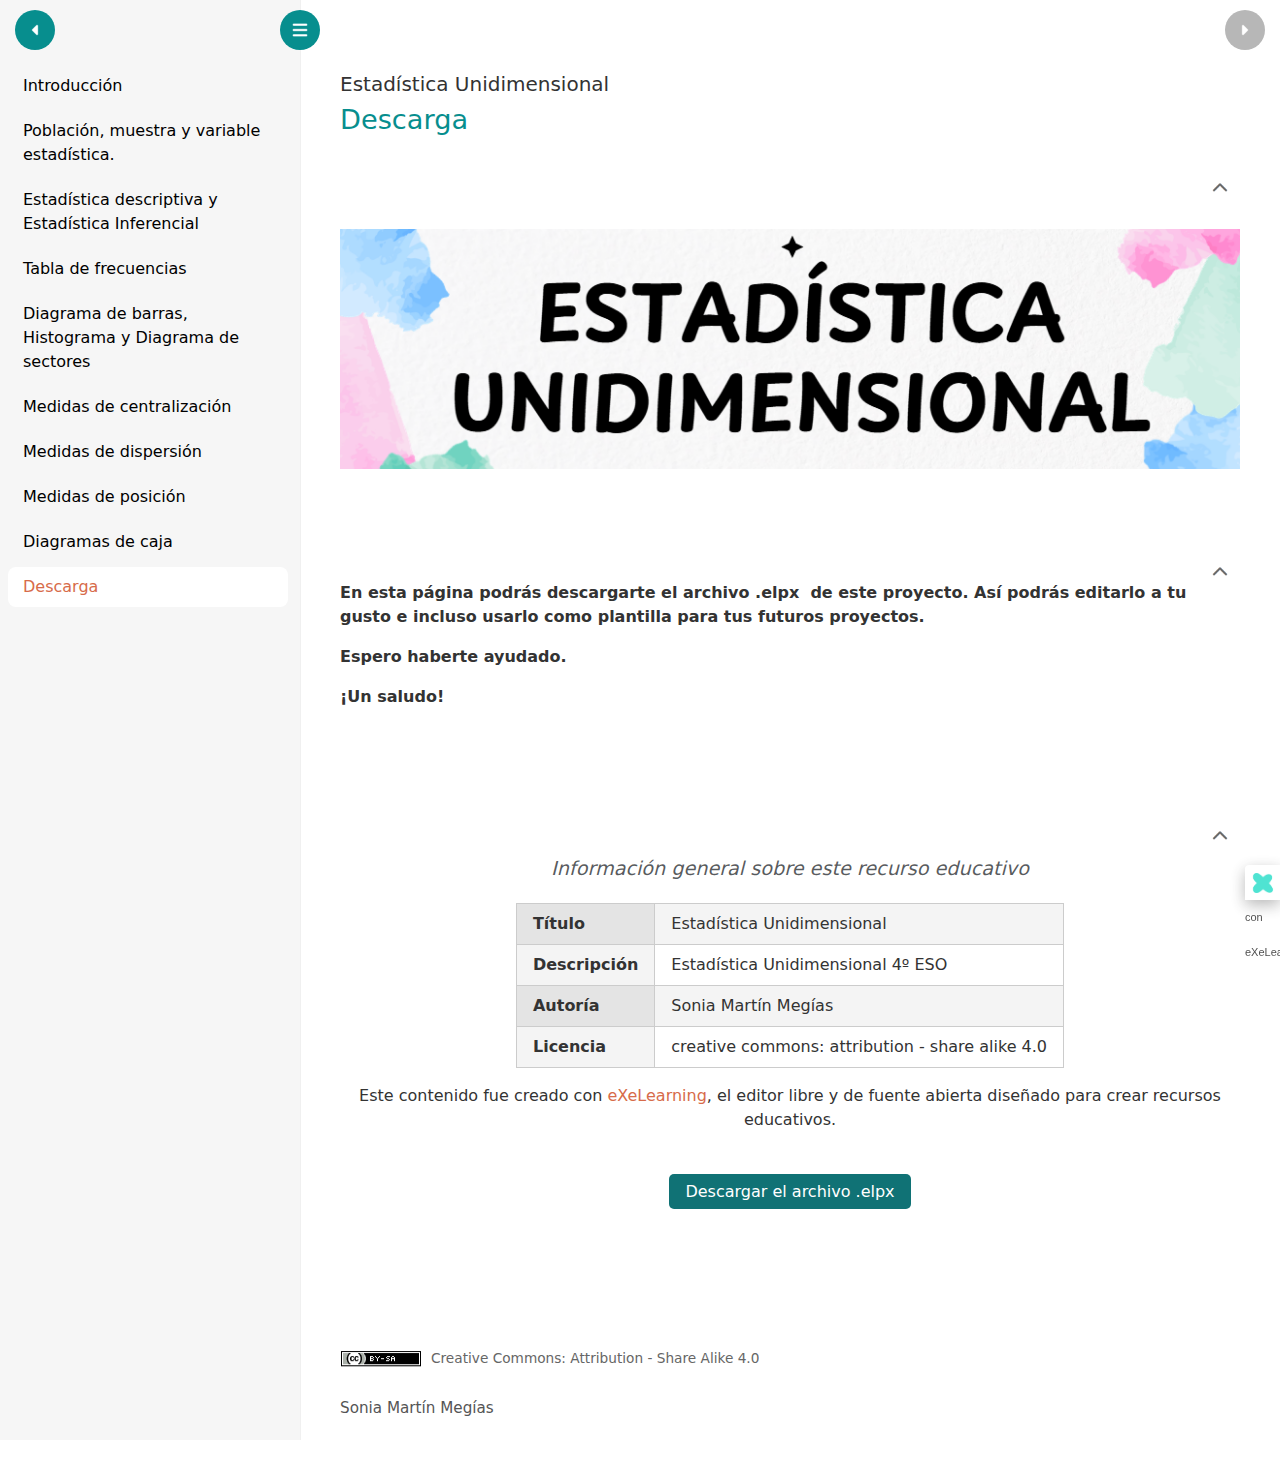
<file: html/descarga.html>
<!DOCTYPE html>
<html lang="es" id="exe-node-20251222142415IMHAUE">
<head>
<meta charset="utf-8">
<meta name="generator" content="eXeLearning v3.0.1">
<meta name="viewport" content="width=device-width, initial-scale=1">
<link rel="license" type="text/html" href="https://creativecommons.org/licenses/by-sa/4.0/">
<title>Descarga | Estadística Unidimensional</title>
<script>document.querySelector("html").classList.add("js");</script><script src="../libs/jquery/jquery.min.js"> </script><script src="../libs/common_i18n.js"> </script><script src="../libs/common.js"> </script><script src="../libs/exe_export.js"> </script><script src="../libs/bootstrap/bootstrap.bundle.min.js"> </script><link rel="stylesheet" href="../libs/bootstrap/bootstrap.min.css">
<script src="../idevices/text/text.js"> </script><link rel="stylesheet" href="../idevices/text/text.css">
<link rel="stylesheet" href="../idevices/download-source-file/download-source-file.css">
<link rel="stylesheet" href="../content/css/base.css">
<script src="../theme/style.js"> </script><link rel="stylesheet" href="../theme/style.css">
<link rel="icon" type="image/x-icon" href="../libs/favicon.ico">
</head>
<body class="exe-export exe-web-site" lang="es">
<script>document.body.className+=" js"</script><div class="exe-content exe-export pre-js siteNav-hidden"> <nav id="siteNav"> <ul> <li> <a href="../index.html" class="main-node no-ch">Introducción</a>
</li>
<li> <a href="../html/poblacion-muestra-y-variable-estadistica.html" class="no-ch">Población, muestra y variable estadística.</a>
</li>
<li> <a href="../html/estadistica-descriptiva-y-estadistica-inferencial.html" class="no-ch">Estadística descriptiva y Estadística Inferencial</a>
</li>
<li> <a href="../html/tabla-de-frecuencias.html" class="no-ch">Tabla de frecuencias</a>
</li>
<li> <a href="../html/diagrama-de-barras-histograma-y-diagrama-de-sectores.html" class="no-ch">Diagrama de barras, Histograma y Diagrama de sectores</a>
</li>
<li> <a href="../html/medidas-de-centralizacion.html" class="no-ch">Medidas de centralización</a>
</li>
<li> <a href="../html/medidas-de-dispersion.html" class="no-ch">Medidas de dispersión</a>
</li>
<li> <a href="../html/medidas-de-posicion.html" class="no-ch">Medidas de posición</a>
</li>
<li> <a href="../html/diagramas-de-caja.html" class="no-ch">Diagramas de caja</a>
</li>
<li class="active"> <a href="../html/descarga.html" class="active no-ch">Descarga</a>
</li>
</ul></nav><main id="20251222142415IMHAUE" class="page"> <header id="header-20251222142415IMHAUE" class="main-header"> <div class="package-header"><h1 class="package-title">Estadística Unidimensional</h1></div>
<div class="page-header"><h2 class="page-title">Descarga</h2></div></header><div id="page-content-20251222142415IMHAUE" class="page-content"> <article id="20251222142415XXRVQY" class="box no-header"> <div class="box-head"> <button class="box-toggle box-toggle-on" title="Ocultar/Mostrar contenido"> <span>Ocultar/Mostrar contenido</span></button>
</div>
<div class="box-content"> <div id="2025122103204145117W" class="idevice_node text" data-idevice-path="../idevices/text/" data-idevice-type="text" data-idevice-component-type="json"><div class="exe-text-template"><div class="textIdeviceContent">
            <div class="exe-text-activity">
                <div><p><img src="../content/resources/2025122103204145117W/Captura_de_pantalla_2025-12-20_234107.png" width="927" height="248" alt="" class="position-center"></p><p class="clearfix"></p></div>
            </div></div></div></div>
</div></article><article id="20251222142415KOTUEC" class="box no-header"> <div class="box-head"> <button class="box-toggle box-toggle-on" title="Ocultar/Mostrar contenido"> <span>Ocultar/Mostrar contenido</span></button>
</div>
<div class="box-content"> <div id="20251221032120700TLC" class="idevice_node text" data-idevice-path="../idevices/text/" data-idevice-type="text" data-idevice-component-type="json"><div class="exe-text-template"><div class="textIdeviceContent">
            <div class="exe-text-activity">
                <div><p><strong>En esta página podrás descargarte el archivo .elpx&nbsp; de este proyecto. Así podrás editarlo a tu gusto e incluso usarlo como plantilla para tus futuros proyectos.</strong></p>
<p><strong>Espero haberte ayudado. </strong></p>
<p><strong>¡Un saludo!</strong></p>
<p><br></p><p class="clearfix"></p></div>
            </div></div></div></div>
</div></article><article id="20251222142415ARSKNW" class="box no-header"> <div class="box-head"> <button class="box-toggle box-toggle-on" title="Ocultar/Mostrar contenido"> <span>Ocultar/Mostrar contenido</span></button>
</div>
<div class="box-content"> <div id="20251221032341887CJR" class="idevice_node download-source-file" data-idevice-path="../idevices/download-source-file/" data-idevice-type="download-source-file" data-idevice-json-data=""><div class="exe-download-package-instructions"><table class="exe-table exe-package-info"><caption>Información general sobre este recurso educativo</caption>
<tbody>
<tr>
<th>Título</th>
<td>Estadística Unidimensional</td>
</tr>
<tr>
<th>Descripción</th>
<td>Estadística Unidimensional 4º ESO</td>
</tr>
<tr>
<th>Autoría</th>
<td>Sonia Martín Megías</td>
</tr>
<tr>
<th>Licencia</th>
<td>creative commons: attribution - share alike 4.0</td>
</tr>
</tbody>
</table>
<p style="text-align: center;">Este contenido fue creado con <a href="http://exelearning.net/">eXeLearning</a>, el editor libre y de fuente abierta diseñado para crear recursos educativos.</p></div><p class="exe-download-package-link"><a download="Estadística Unidimensional.elpx" href="../Estadística%20Unidimensional.elpx" style="background-color:#107275;color:#ffffff;">Descargar el archivo .elpx</a></p></div>
</div></article>
</div></main><div class="nav-buttons"> <a href="../html/diagramas-de-caja.html" title="Anterior" class="nav-button nav-button-left"> <span>Anterior</span></a><span class="nav-button nav-button-right" aria-hidden="true"> <span>Siguiente</span></span>
</div>
<footer id="siteFooter"><div id="siteFooterContent"> <div id="packageLicense" class="cc cc-by-sa"> <p> <span class="license-label">Licencia: </span><a href="https://creativecommons.org/licenses/by-sa/4.0/" class="license">creative commons: attribution - share alike 4.0</a></p>
</div>
<div id="siteUserFooter"> <div>Sonia Martín Megías</div>
</div>
</div></footer>
</div>
<p id="made-with-eXe"> <a href="https://exelearning.net/" target="_blank" rel="noopener"> <span>Creado con eXeLearning <span>(nueva ventana)</span></span></a></p>
</body>
</html>
</file>
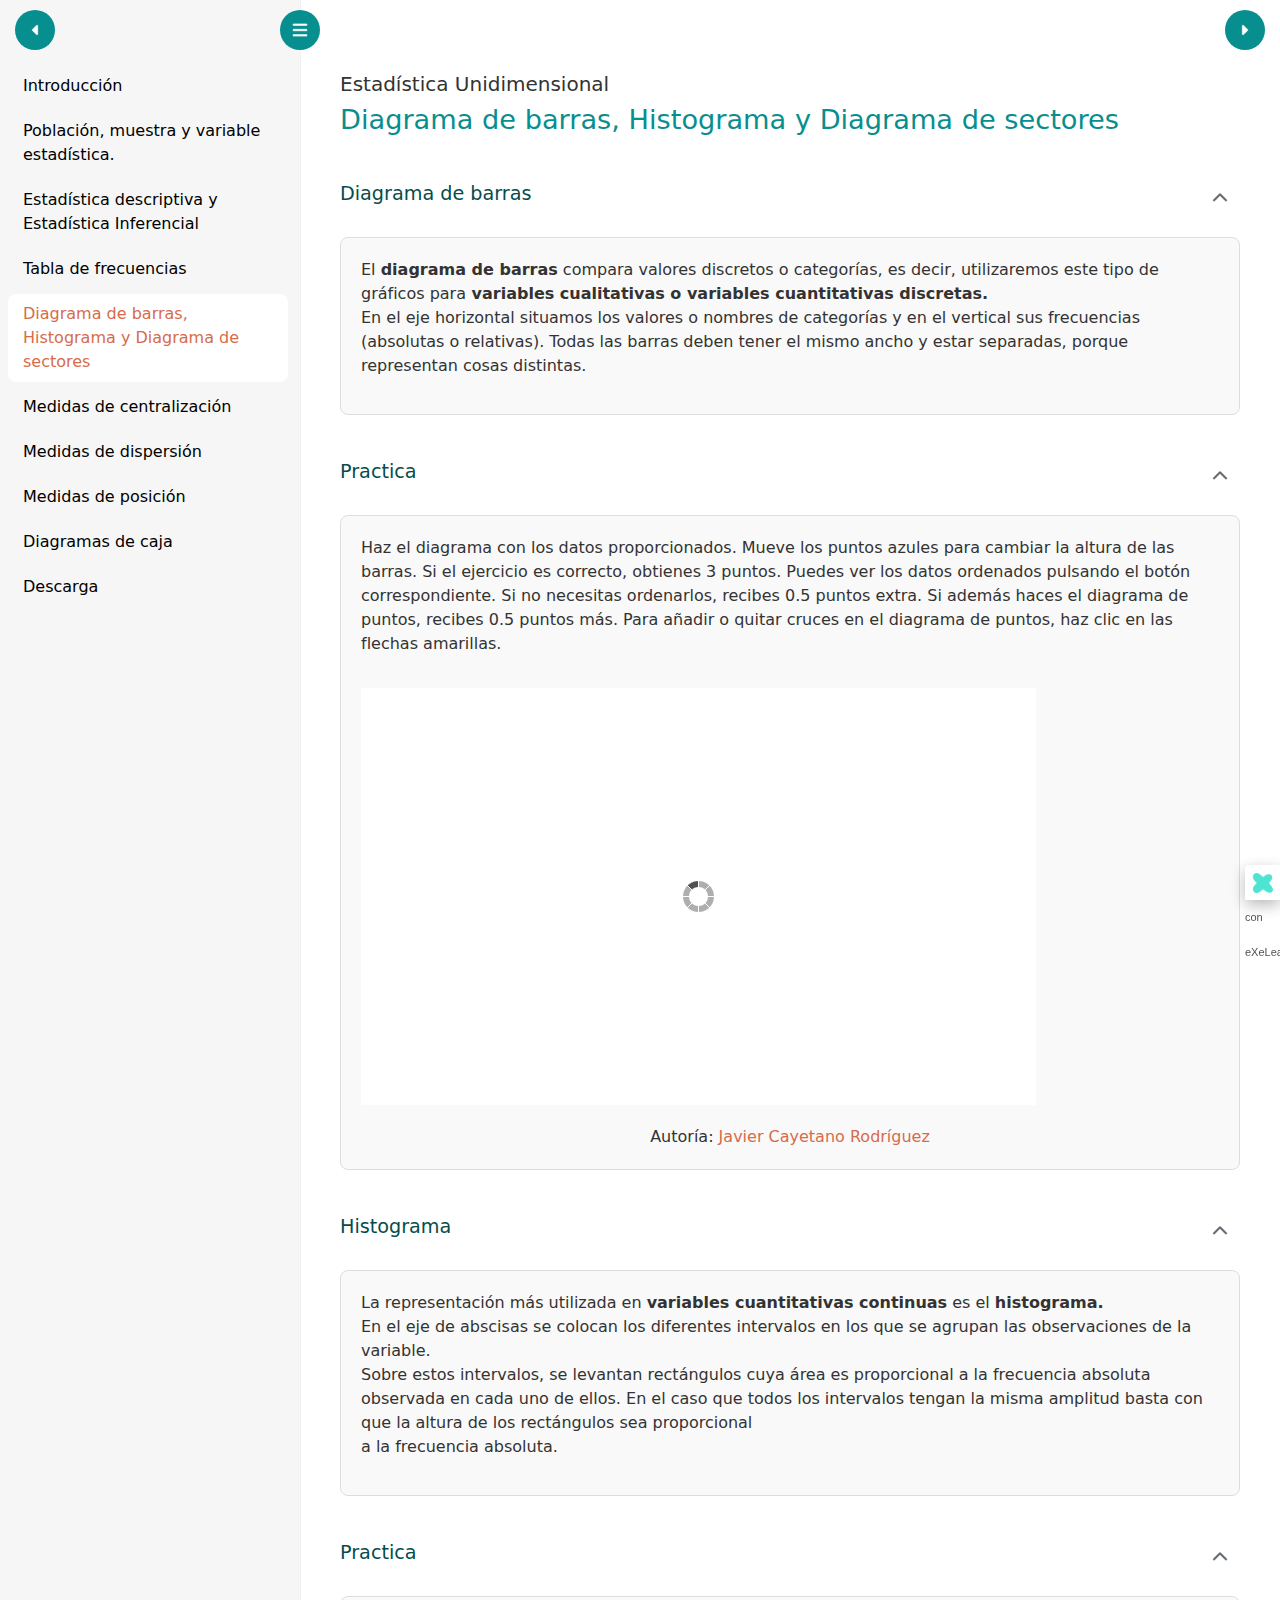
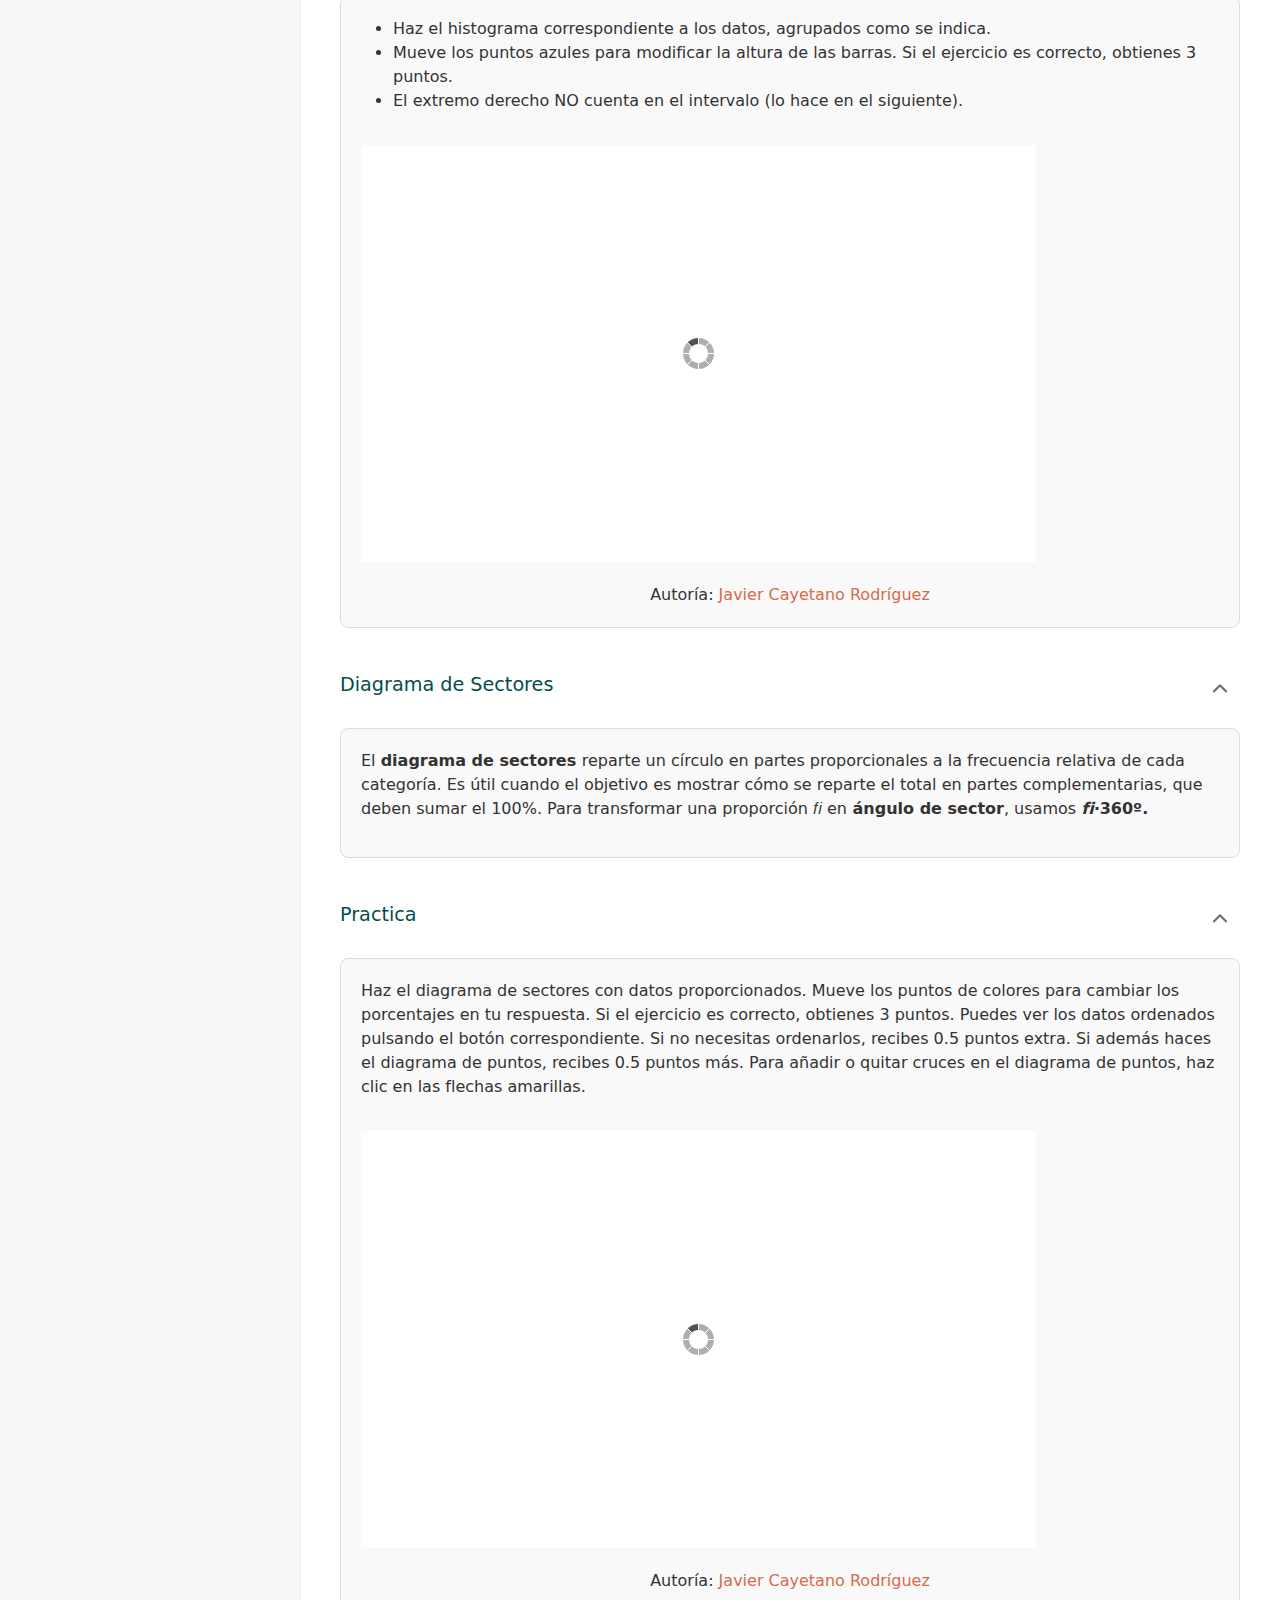
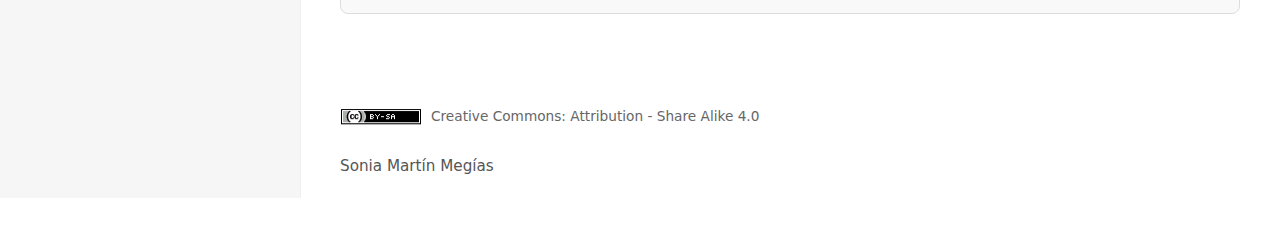
<file: html/diagrama-de-barras-histograma-y-diagrama-de-sectores.html>
<!DOCTYPE html>
<html lang="es" id="exe-node-20251222142415YLZSHS">
<head>
<meta charset="utf-8">
<meta name="generator" content="eXeLearning v3.0.1">
<meta name="viewport" content="width=device-width, initial-scale=1">
<link rel="license" type="text/html" href="https://creativecommons.org/licenses/by-sa/4.0/">
<title>Diagrama de barras, Histograma y Diagrama de sectores | Estadística Unidimensional</title>
<script>document.querySelector("html").classList.add("js");</script><script src="../libs/jquery/jquery.min.js"> </script><script src="../libs/common_i18n.js"> </script><script src="../libs/common.js"> </script><script src="../libs/exe_export.js"> </script><script src="../libs/bootstrap/bootstrap.bundle.min.js"> </script><link rel="stylesheet" href="../libs/bootstrap/bootstrap.min.css">
<script src="../idevices/text/text.js"> </script><script src="../idevices/geogebra-activity/geogebra-activity.js"> </script><link rel="stylesheet" href="../idevices/text/text.css">
<link rel="stylesheet" href="../idevices/geogebra-activity/geogebra-activity.css">
<link rel="stylesheet" href="../content/css/base.css">
<script src="../theme/style.js"> </script><link rel="stylesheet" href="../theme/style.css">
<link rel="icon" type="image/x-icon" href="../libs/favicon.ico">
</head>
<body class="exe-export exe-web-site" lang="es">
<script>document.body.className+=" js"</script><div class="exe-content exe-export pre-js siteNav-hidden"> <nav id="siteNav"> <ul> <li> <a href="../index.html" class="main-node no-ch">Introducción</a>
</li>
<li> <a href="../html/poblacion-muestra-y-variable-estadistica.html" class="no-ch">Población, muestra y variable estadística.</a>
</li>
<li> <a href="../html/estadistica-descriptiva-y-estadistica-inferencial.html" class="no-ch">Estadística descriptiva y Estadística Inferencial</a>
</li>
<li> <a href="../html/tabla-de-frecuencias.html" class="no-ch">Tabla de frecuencias</a>
</li>
<li class="active"> <a href="../html/diagrama-de-barras-histograma-y-diagrama-de-sectores.html" class="active no-ch">Diagrama de barras, Histograma y Diagrama de sectores</a>
</li>
<li> <a href="../html/medidas-de-centralizacion.html" class="no-ch">Medidas de centralización</a>
</li>
<li> <a href="../html/medidas-de-dispersion.html" class="no-ch">Medidas de dispersión</a>
</li>
<li> <a href="../html/medidas-de-posicion.html" class="no-ch">Medidas de posición</a>
</li>
<li> <a href="../html/diagramas-de-caja.html" class="no-ch">Diagramas de caja</a>
</li>
<li> <a href="../html/descarga.html" class="no-ch">Descarga</a>
</li>
</ul></nav><main id="20251222142415YLZSHS" class="page"> <header id="header-20251222142415YLZSHS" class="main-header"> <div class="package-header"><h1 class="package-title">Estadística Unidimensional</h1></div>
<div class="page-header"><h2 class="page-title">Diagrama de barras, Histograma y Diagrama de sectores</h2></div></header><div id="page-content-20251222142415YLZSHS" class="page-content"> <article id="20251222142415MGOGWX" class="box"> <header class="box-head no-icon"> <h1 class="box-title">Diagrama de barras</h1>
<button class="box-toggle box-toggle-on" title="Ocultar/Mostrar contenido"> <span>Ocultar/Mostrar contenido</span></button></header><div class="box-content"> <div id="20251221021436261BZI" class="idevice_node text" data-idevice-path="../idevices/text/" data-idevice-type="text" data-idevice-component-type="json"><div class="exe-text-template"><div class="textIdeviceContent">
            <div class="exe-text-activity">
                <div><p>El <strong>diagrama de barras</strong> compara valores discretos o categorías, es decir, utilizaremos este tipo de gráficos para<strong> variables cualitativas o variables cuantitativas discretas.</strong><br>En el eje horizontal situamos los valores o nombres de categorías y en el vertical sus frecuencias (absolutas o relativas). Todas las barras deben tener el mismo ancho y estar separadas, porque representan cosas distintas.</p><p class="clearfix"></p></div>
            </div></div></div></div>
</div></article><article id="20251222142415RBPKFE" class="box"> <header class="box-head no-icon"> <h1 class="box-title">Practica</h1>
<button class="box-toggle box-toggle-on" title="Ocultar/Mostrar contenido"> <span>Ocultar/Mostrar contenido</span></button></header><div class="box-content"> <div id="202512210215247207VH" class="idevice_node geogebra-activity" data-idevice-path="../idevices/geogebra-activity/" data-idevice-type="geogebra-activity" data-idevice-json-data=""><div class="auto-geogebra auto-geogebra-TTbb69Pt auto-geogebra-width-675 auto-geogebra-height-417 language-es auto-geogebra-scale-100 auto-geogebra-evaluation-id-0 auto-geogebra-ideviceid-202512210215247207VH auto-geogebra-weight-100"><div class="auto-geogebra-instructions"><p>Haz el diagrama con los datos proporcionados. Mueve los puntos azules para cambiar la altura de las barras. Si el ejercicio es correcto, obtienes 3 puntos. Puedes ver los datos ordenados pulsando el botón correspondiente. Si no necesitas ordenarlos, recibes 0.5 puntos extra. Si además haces el diagrama de puntos, recibes 0.5 puntos más. Para añadir o quitar cruces en el diagrama de puntos, haz clic en las flechas amarillas.</p></div><div class="game-evaluation-ids js-hidden" data-id="202512210215247207VH" data-evaluationb="false" data-evaluationid="0"></div><p><a href="https://www.geogebra.org/m/TTbb69Pt" target="_blank">https://www.geogebra.org/m/TTbb69Pt (Ventana nueva)</a></p><div class="auto-geogebra-author js-hidden">Javier%20Cayetano%20Rodr%EDguez,https%3A//ggbm.at/5939860,Diagrama%20de%20Barras.%20Datos%20cualitativos/discretos,1,Autor%EDa</div><div class="auto-geogebra-messages-evaluation">Actividad%20no%20completada,Actividad%20superada.%20Puntuaci%F3n%3A%20%25s,Actividad%20no%20superada.%20Puntuaci%F3n%3A%20%25s,Guardar%20la%20puntuaci%F3n</div><div class="auto-geogebra-messages-scorm">La%20puntuaci%F3n%20no%20se%20puede%20guardar%20porque%20esta%20p%E1gina%20no%20forma%20parte%20de%20un%20paquete%20SCORM,Su%20puntuaci%F3n,Puntuaci%F3n,Peso,La%20%FAltima%20puntuaci%F3n%20guardada%20es</div></div></div>
</div></article><article id="20251222142415FTQSDR" class="box"> <header class="box-head no-icon"> <h1 class="box-title">Histograma</h1>
<button class="box-toggle box-toggle-on" title="Ocultar/Mostrar contenido"> <span>Ocultar/Mostrar contenido</span></button></header><div class="box-content"> <div id="20251221021711602LO2" class="idevice_node text" data-idevice-path="../idevices/text/" data-idevice-type="text" data-idevice-component-type="json"><div class="exe-text-template"><div class="textIdeviceContent">
            <div class="exe-text-activity">
                <div><p>La representación más utilizada en <strong>variables cuantitativas continuas</strong> es el <strong>histograma.</strong><br>En el eje de abscisas se colocan los diferentes intervalos en los que se agrupan las observaciones de la variable.<br>Sobre estos intervalos, se levantan rectángulos cuya área es proporcional a la frecuencia absoluta observada en cada uno de ellos. En el caso que todos los intervalos tengan la misma amplitud basta con que la altura de los rectángulos sea proporcional<br>a la frecuencia absoluta.</p><p class="clearfix"></p></div>
            </div></div></div></div>
</div></article><article id="20251222142415MMDOZZ" class="box"> <header class="box-head no-icon"> <h1 class="box-title">Practica</h1>
<button class="box-toggle box-toggle-on" title="Ocultar/Mostrar contenido"> <span>Ocultar/Mostrar contenido</span></button></header><div class="box-content"> <div id="20251221021839275E2O" class="idevice_node geogebra-activity" data-idevice-path="../idevices/geogebra-activity/" data-idevice-type="geogebra-activity" data-idevice-json-data=""><div class="auto-geogebra auto-geogebra-TVNBt8XU auto-geogebra-width-675 auto-geogebra-height-417 language-es auto-geogebra-scale-100 auto-geogebra-evaluation-id-0 auto-geogebra-ideviceid-20251221021839275E2O auto-geogebra-weight-100"><div class="auto-geogebra-instructions"><ul>
<li>Haz el histograma correspondiente a los datos, agrupados como se indica.</li>
<li>Mueve los puntos azules para modificar la altura de las barras. Si el ejercicio es correcto, obtienes 3 puntos.</li>
<li>El extremo derecho NO cuenta en el intervalo (lo hace en el siguiente).</li>
</ul></div><div class="game-evaluation-ids js-hidden" data-id="20251221021839275E2O" data-evaluationb="false" data-evaluationid="0"></div><p><a href="https://www.geogebra.org/m/TVNBt8XU" target="_blank">https://www.geogebra.org/m/TVNBt8XU (Ventana nueva)</a></p><div class="auto-geogebra-author js-hidden">Javier%20Cayetano%20Rodr%EDguez,https%3A//ggbm.at/5703644,Histogramas.%20Problemas.,1,Autor%EDa</div><div class="auto-geogebra-messages-evaluation">Actividad%20no%20completada,Actividad%20superada.%20Puntuaci%F3n%3A%20%25s,Actividad%20no%20superada.%20Puntuaci%F3n%3A%20%25s,Guardar%20la%20puntuaci%F3n</div><div class="auto-geogebra-messages-scorm">La%20puntuaci%F3n%20no%20se%20puede%20guardar%20porque%20esta%20p%E1gina%20no%20forma%20parte%20de%20un%20paquete%20SCORM,Su%20puntuaci%F3n,Puntuaci%F3n,Peso,La%20%FAltima%20puntuaci%F3n%20guardada%20es</div></div></div>
</div></article><article id="20251222142415HQGMNA" class="box"> <header class="box-head no-icon"> <h1 class="box-title">Diagrama de Sectores</h1>
<button class="box-toggle box-toggle-on" title="Ocultar/Mostrar contenido"> <span>Ocultar/Mostrar contenido</span></button></header><div class="box-content"> <div id="20251221022036453PQJ" class="idevice_node text" data-idevice-path="../idevices/text/" data-idevice-type="text" data-idevice-component-type="json"><div class="exe-text-template"><div class="textIdeviceContent">
            <div class="exe-text-activity">
                <div><p>El <strong>diagrama de sectores </strong>reparte un círculo en partes proporcionales a la frecuencia relativa de cada categoría. Es útil cuando el objetivo es mostrar cómo se reparte el total en partes complementarias, que deben sumar el 100%. Para transformar una proporción 𝑓𝑖 en<strong> ángulo de sector</strong>, usamos <strong><em>fi</em>⋅360º.</strong></p><p class="clearfix"></p></div>
            </div></div></div></div>
</div></article><article id="20251222142415QPYSJV" class="box"> <header class="box-head no-icon"> <h1 class="box-title">Practica</h1>
<button class="box-toggle box-toggle-on" title="Ocultar/Mostrar contenido"> <span>Ocultar/Mostrar contenido</span></button></header><div class="box-content"> <div id="20251221022224328HEQ" class="idevice_node geogebra-activity" data-idevice-path="../idevices/geogebra-activity/" data-idevice-type="geogebra-activity" data-idevice-json-data=""><div class="auto-geogebra auto-geogebra-SNRpCjQv auto-geogebra-width-675 auto-geogebra-height-417 language-es auto-geogebra-scale-100 auto-geogebra-evaluation-id-0 auto-geogebra-ideviceid-20251221022224328HEQ auto-geogebra-weight-100"><div class="auto-geogebra-instructions"><p>Haz el diagrama de sectores con datos proporcionados. Mueve los puntos de colores para cambiar los porcentajes en tu respuesta. Si el ejercicio es correcto, obtienes 3 puntos. Puedes ver los datos ordenados pulsando el botón correspondiente. Si no necesitas ordenarlos, recibes 0.5 puntos extra. Si además haces el diagrama de puntos, recibes 0.5 puntos más. Para añadir o quitar cruces en el diagrama de puntos, haz clic en las flechas amarillas.</p></div><div class="game-evaluation-ids js-hidden" data-id="20251221022224328HEQ" data-evaluationb="false" data-evaluationid="0"></div><p><a href="https://www.geogebra.org/m/SNRpCjQv" target="_blank">https://www.geogebra.org/m/SNRpCjQv (Ventana nueva)</a></p><div class="auto-geogebra-author js-hidden">Javier%20Cayetano%20Rodr%EDguez,https%3A//ggbm.at/5939889,Diagramas%20de%20Sectores.%20Datos%20cualitativos/discretos,1,Autor%EDa</div><div class="auto-geogebra-messages-evaluation">Actividad%20no%20completada,Actividad%20superada.%20Puntuaci%F3n%3A%20%25s,Actividad%20no%20superada.%20Puntuaci%F3n%3A%20%25s,Guardar%20la%20puntuaci%F3n</div><div class="auto-geogebra-messages-scorm">La%20puntuaci%F3n%20no%20se%20puede%20guardar%20porque%20esta%20p%E1gina%20no%20forma%20parte%20de%20un%20paquete%20SCORM,Su%20puntuaci%F3n,Puntuaci%F3n,Peso,La%20%FAltima%20puntuaci%F3n%20guardada%20es</div></div></div>
</div></article>
</div></main><div class="nav-buttons"> <a href="../html/tabla-de-frecuencias.html" title="Anterior" class="nav-button nav-button-left"> <span>Anterior</span></a><a href="../html/medidas-de-centralizacion.html" title="Siguiente" class="nav-button nav-button-right"> <span>Siguiente</span></a>
</div>
<footer id="siteFooter"><div id="siteFooterContent"> <div id="packageLicense" class="cc cc-by-sa"> <p> <span class="license-label">Licencia: </span><a href="https://creativecommons.org/licenses/by-sa/4.0/" class="license">creative commons: attribution - share alike 4.0</a></p>
</div>
<div id="siteUserFooter"> <div>Sonia Martín Megías</div>
</div>
</div></footer>
</div>
<p id="made-with-eXe"> <a href="https://exelearning.net/" target="_blank" rel="noopener"> <span>Creado con eXeLearning <span>(nueva ventana)</span></span></a></p>
</body>
</html>
</file>
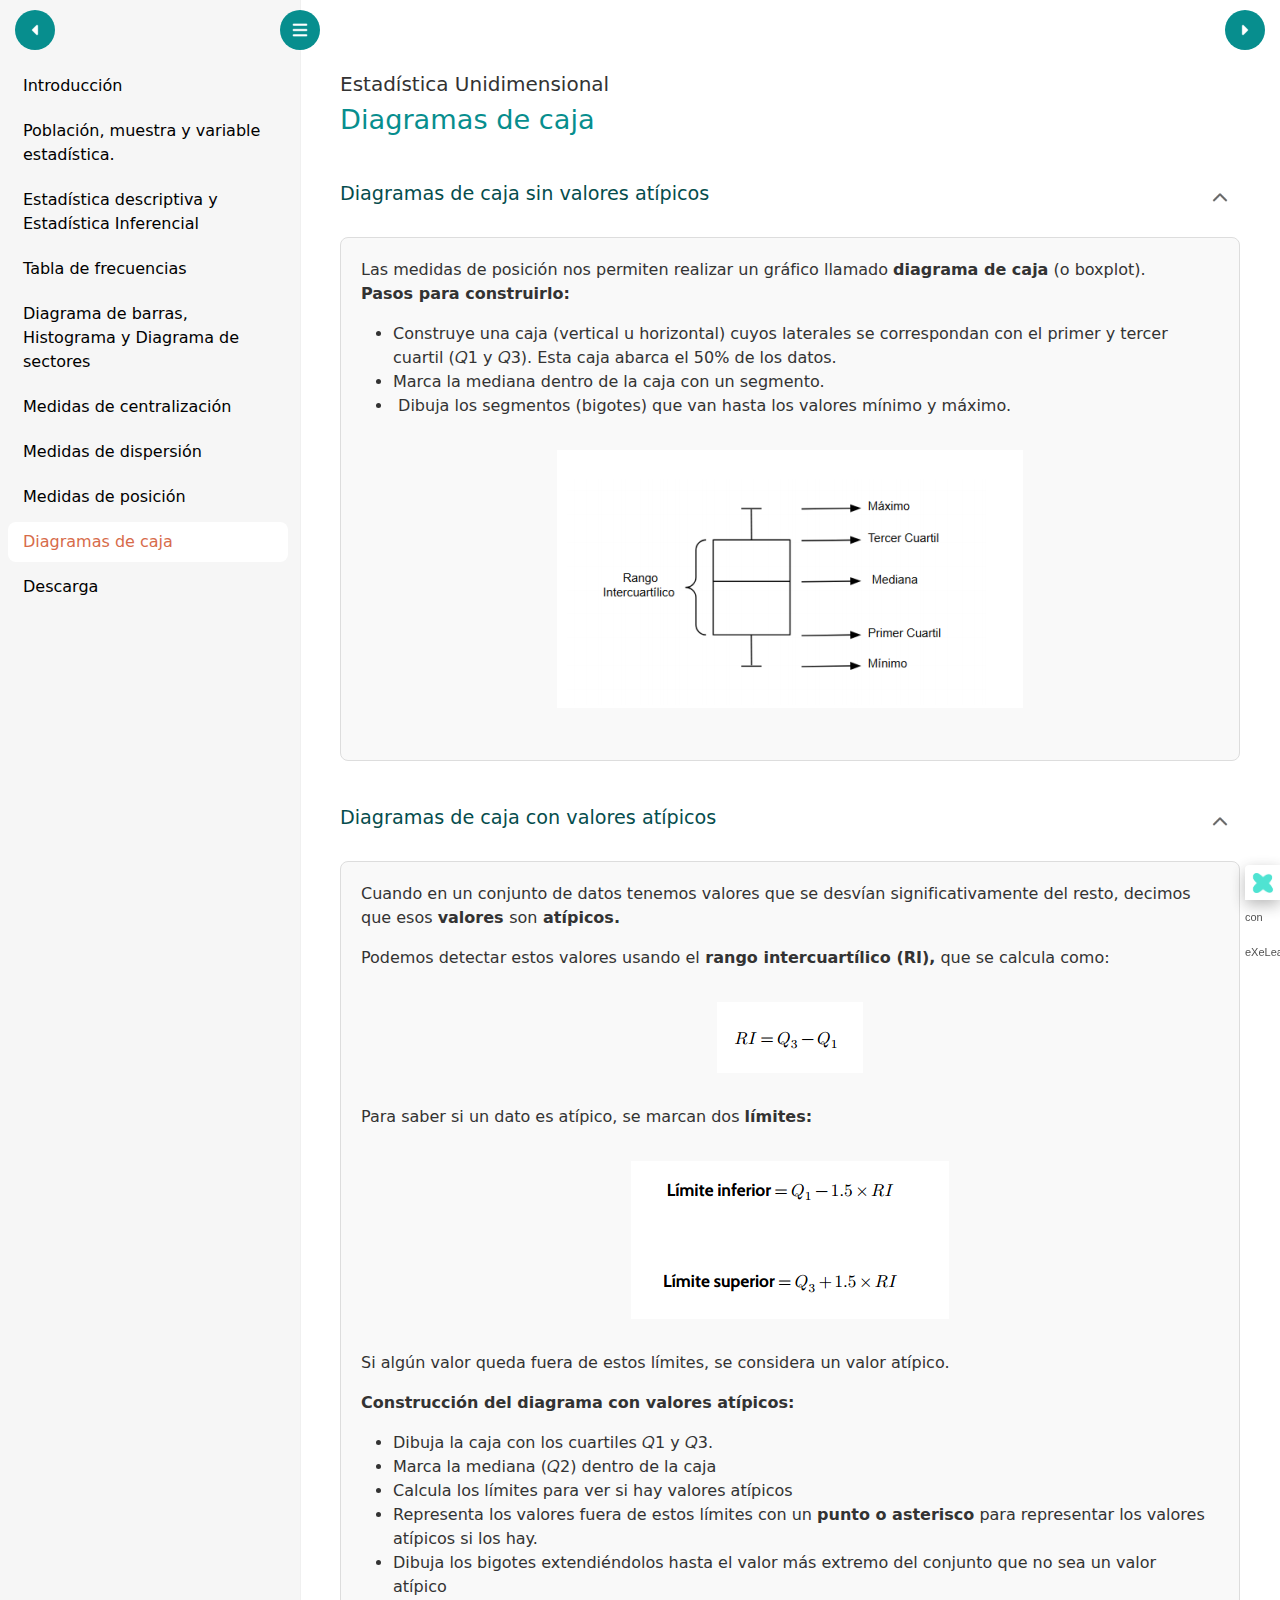
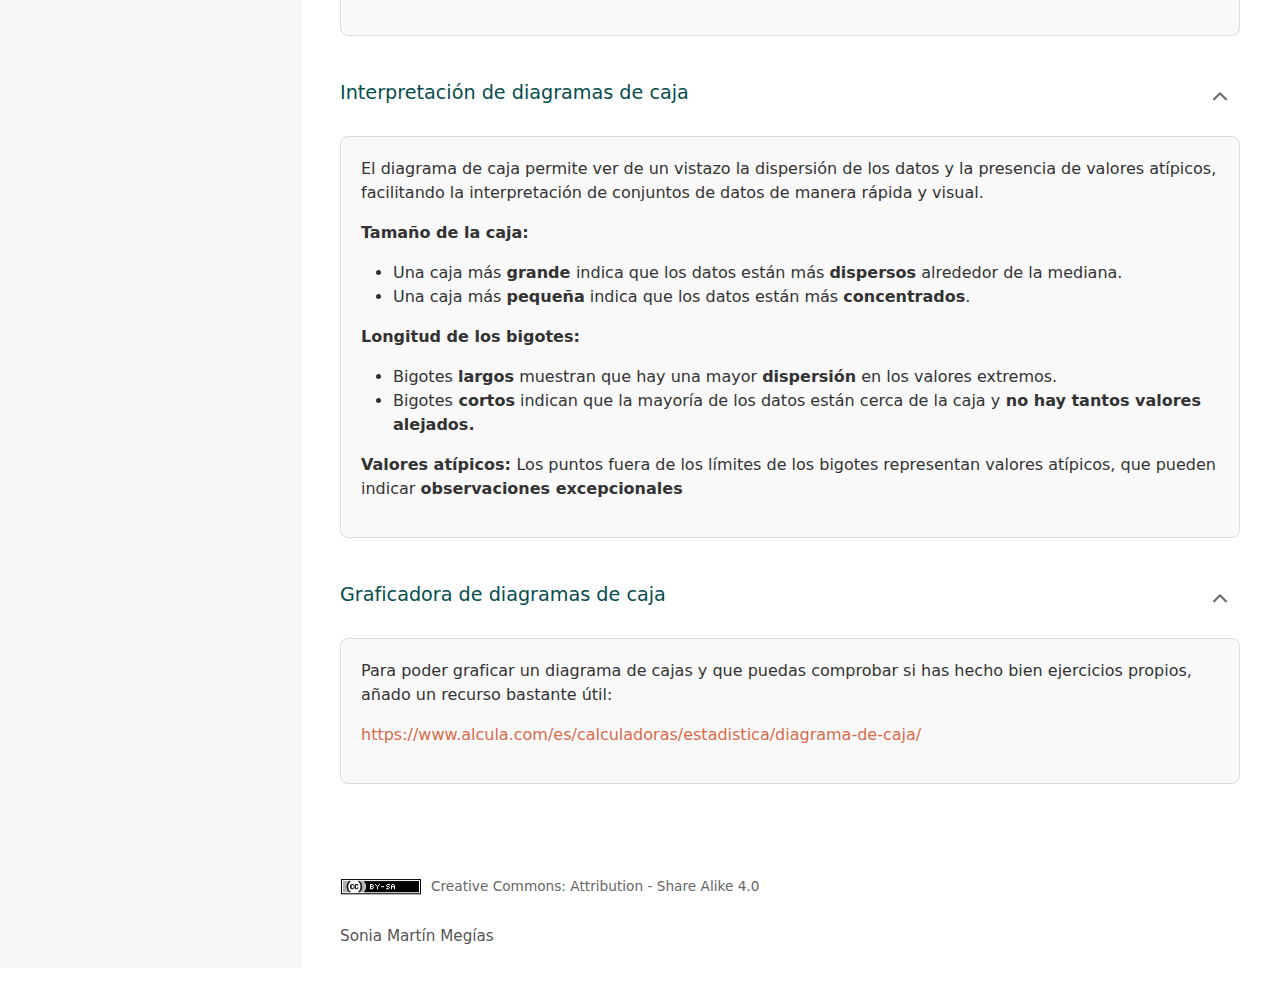
<file: html/diagramas-de-caja.html>
<!DOCTYPE html>
<html lang="es" id="exe-node-20251222142415AWKKTZ">
<head>
<meta charset="utf-8">
<meta name="generator" content="eXeLearning v3.0.1">
<meta name="viewport" content="width=device-width, initial-scale=1">
<link rel="license" type="text/html" href="https://creativecommons.org/licenses/by-sa/4.0/">
<title>Diagramas de caja | Estadística Unidimensional</title>
<script>document.querySelector("html").classList.add("js");</script><script src="../libs/jquery/jquery.min.js"> </script><script src="../libs/common_i18n.js"> </script><script src="../libs/common.js"> </script><script src="../libs/exe_export.js"> </script><script src="../libs/bootstrap/bootstrap.bundle.min.js"> </script><link rel="stylesheet" href="../libs/bootstrap/bootstrap.min.css">
<script src="../idevices/text/text.js"> </script><link rel="stylesheet" href="../idevices/text/text.css">
<link rel="stylesheet" href="../content/css/base.css">
<script src="../theme/style.js"> </script><link rel="stylesheet" href="../theme/style.css">
<link rel="icon" type="image/x-icon" href="../libs/favicon.ico">
</head>
<body class="exe-export exe-web-site" lang="es">
<script>document.body.className+=" js"</script><div class="exe-content exe-export pre-js siteNav-hidden"> <nav id="siteNav"> <ul> <li> <a href="../index.html" class="main-node no-ch">Introducción</a>
</li>
<li> <a href="../html/poblacion-muestra-y-variable-estadistica.html" class="no-ch">Población, muestra y variable estadística.</a>
</li>
<li> <a href="../html/estadistica-descriptiva-y-estadistica-inferencial.html" class="no-ch">Estadística descriptiva y Estadística Inferencial</a>
</li>
<li> <a href="../html/tabla-de-frecuencias.html" class="no-ch">Tabla de frecuencias</a>
</li>
<li> <a href="../html/diagrama-de-barras-histograma-y-diagrama-de-sectores.html" class="no-ch">Diagrama de barras, Histograma y Diagrama de sectores</a>
</li>
<li> <a href="../html/medidas-de-centralizacion.html" class="no-ch">Medidas de centralización</a>
</li>
<li> <a href="../html/medidas-de-dispersion.html" class="no-ch">Medidas de dispersión</a>
</li>
<li> <a href="../html/medidas-de-posicion.html" class="no-ch">Medidas de posición</a>
</li>
<li class="active"> <a href="../html/diagramas-de-caja.html" class="active no-ch">Diagramas de caja</a>
</li>
<li> <a href="../html/descarga.html" class="no-ch">Descarga</a>
</li>
</ul></nav><main id="20251222142415AWKKTZ" class="page"> <header id="header-20251222142415AWKKTZ" class="main-header"> <div class="package-header"><h1 class="package-title">Estadística Unidimensional</h1></div>
<div class="page-header"><h2 class="page-title">Diagramas de caja</h2></div></header><div id="page-content-20251222142415AWKKTZ" class="page-content"> <article id="20251222142415BVDTCG" class="box"> <header class="box-head no-icon"> <h1 class="box-title">Diagramas de caja sin valores atípicos</h1>
<button class="box-toggle box-toggle-on" title="Ocultar/Mostrar contenido"> <span>Ocultar/Mostrar contenido</span></button></header><div class="box-content"> <div id="20251221030351943UP2" class="idevice_node text" data-idevice-path="../idevices/text/" data-idevice-type="text" data-idevice-component-type="json"><div class="exe-text-template"><div class="textIdeviceContent">
            <div class="exe-text-activity">
                <div><p>Las medidas de posición nos permiten realizar un gráfico llamado <strong>diagrama de caja</strong> (o boxplot).<br><strong>Pasos para construirlo:</strong></p>
<ul>
<li>Construye una caja (vertical u horizontal) cuyos laterales se correspondan con el primer y tercer cuartil (𝑄1 y 𝑄3). Esta caja abarca el 50% de los datos.</li>
<li>Marca la mediana dentro de la caja con un segmento.</li>
<li>&nbsp;Dibuja los segmentos (bigotes) que van hasta los valores mínimo y máximo.</li>
</ul>
<p><img src="../content/resources/20251221030351943UP2/Captura_de_pantalla_2025-12-20_223324.png" width="466" height="258" alt="" class="position-center"></p><p class="clearfix"></p></div>
            </div></div></div></div>
</div></article><article id="20251222142415IBRYQV" class="box"> <header class="box-head no-icon"> <h1 class="box-title">Diagramas de caja con valores atípicos</h1>
<button class="box-toggle box-toggle-on" title="Ocultar/Mostrar contenido"> <span>Ocultar/Mostrar contenido</span></button></header><div class="box-content"> <div id="20251221030642040PH0" class="idevice_node text" data-idevice-path="../idevices/text/" data-idevice-type="text" data-idevice-component-type="json"><div class="exe-text-template"><div class="textIdeviceContent">
            <div class="exe-text-activity">
                <div><p>Cuando en un conjunto de datos tenemos valores que se desvían significativamente del resto, decimos que esos <strong>valores </strong>son<strong> atípicos.</strong>&nbsp;</p>
<p>Podemos detectar estos valores usando el<strong> rango intercuartílico (RI),</strong> que se calcula como:&nbsp;</p>
<p><img src="../content/resources/20251221030642040PH0/Captura_de_pantalla_2025-12-20_223544.png" width="146" height="71" alt="" class="position-center"></p>
<p>Para saber si un dato es atípico, se marcan dos <strong>límites:</strong></p>
<p><strong><img src="../content/resources/20251221030642040PH0/Captura_de_pantalla_2025-12-20_223658.png" width="318" height="158" alt="" class="position-center"></strong>Si algún valor queda fuera de estos límites, se considera un valor atípico.</p>
<p><strong>Construcción del diagrama con valores atípicos:</strong><br></p>
<ul>
<li>Dibuja la caja con los cuartiles 𝑄1 y 𝑄3.</li>
<li>Marca la mediana (𝑄2) dentro de la caja</li>
<li>Calcula los límites para ver si hay valores atípicos</li>
<li>Representa los valores fuera de estos límites con un <strong>punto o asterisco</strong> para representar los valores atípicos si los hay.&nbsp;</li>
<li>Dibuja los bigotes extendiéndolos hasta el valor más extremo del conjunto que no sea un valor atípico&nbsp;</li>
</ul><p class="clearfix"></p></div>
            </div></div></div></div>
</div></article><article id="20251222142415KKRTRN" class="box"> <header class="box-head no-icon"> <h1 class="box-title">Interpretación de diagramas de caja</h1>
<button class="box-toggle box-toggle-on" title="Ocultar/Mostrar contenido"> <span>Ocultar/Mostrar contenido</span></button></header><div class="box-content"> <div id="20251221031209880O2G" class="idevice_node text" data-idevice-path="../idevices/text/" data-idevice-type="text" data-idevice-component-type="json"><div class="exe-text-template"><div class="textIdeviceContent">
            <div class="exe-text-activity">
                <div><p>El diagrama de caja permite ver de un vistazo la dispersión de los datos y la presencia de valores atípicos, facilitando la interpretación de conjuntos de datos de manera rápida y visual.</p>
<p><strong>Tamaño de la caja:</strong></p>
<ul>
<li>Una caja más <strong>grande </strong>indica que los datos están más <strong>dispersos</strong> alrededor de la mediana.</li>
<li>Una caja más <strong>pequeña</strong> indica que los datos están más <strong>concentrados</strong>.</li>
</ul>
<p><strong>Longitud de los bigotes:</strong></p>
<ul>
<li>Bigotes <strong>largos</strong> muestran que hay una mayor <strong>dispersión</strong> en los valores extremos.</li>
<li>Bigotes<strong> cortos</strong> indican que la mayoría de los datos están cerca de la caja y<strong> no hay tantos valores alejados.</strong></li>
</ul>
<p><strong>Valores atípicos: </strong>Los puntos fuera de los límites de los bigotes representan valores atípicos, que pueden indicar <strong>observaciones excepcionales</strong></p><p class="clearfix"></p></div>
            </div></div></div></div>
</div></article><article id="20251222142415WLRIIK" class="box"> <header class="box-head no-icon"> <h1 class="box-title">Graficadora de diagramas de caja</h1>
<button class="box-toggle box-toggle-on" title="Ocultar/Mostrar contenido"> <span>Ocultar/Mostrar contenido</span></button></header><div class="box-content"> <div id="20251221031703118S7I" class="idevice_node text" data-idevice-path="../idevices/text/" data-idevice-type="text" data-idevice-component-type="json"><div class="exe-text-template"><div class="textIdeviceContent">
            <div class="exe-text-activity">
                <div><p>Para poder graficar un diagrama de cajas y que puedas comprobar si has hecho bien ejercicios propios, añado un recurso bastante útil:&nbsp;</p>
<p><a href="https://www.alcula.com/es/calculadoras/estadistica/diagrama-de-caja/" id="link_0">https://www.alcula.com/es/calculadoras/estadistica/diagrama-de-caja/</a></p><p class="clearfix"></p></div>
            </div></div></div></div>
</div></article>
</div></main><div class="nav-buttons"> <a href="../html/medidas-de-posicion.html" title="Anterior" class="nav-button nav-button-left"> <span>Anterior</span></a><a href="../html/descarga.html" title="Siguiente" class="nav-button nav-button-right"> <span>Siguiente</span></a>
</div>
<footer id="siteFooter"><div id="siteFooterContent"> <div id="packageLicense" class="cc cc-by-sa"> <p> <span class="license-label">Licencia: </span><a href="https://creativecommons.org/licenses/by-sa/4.0/" class="license">creative commons: attribution - share alike 4.0</a></p>
</div>
<div id="siteUserFooter"> <div>Sonia Martín Megías</div>
</div>
</div></footer>
</div>
<p id="made-with-eXe"> <a href="https://exelearning.net/" target="_blank" rel="noopener"> <span>Creado con eXeLearning <span>(nueva ventana)</span></span></a></p>
</body>
</html>
</file>
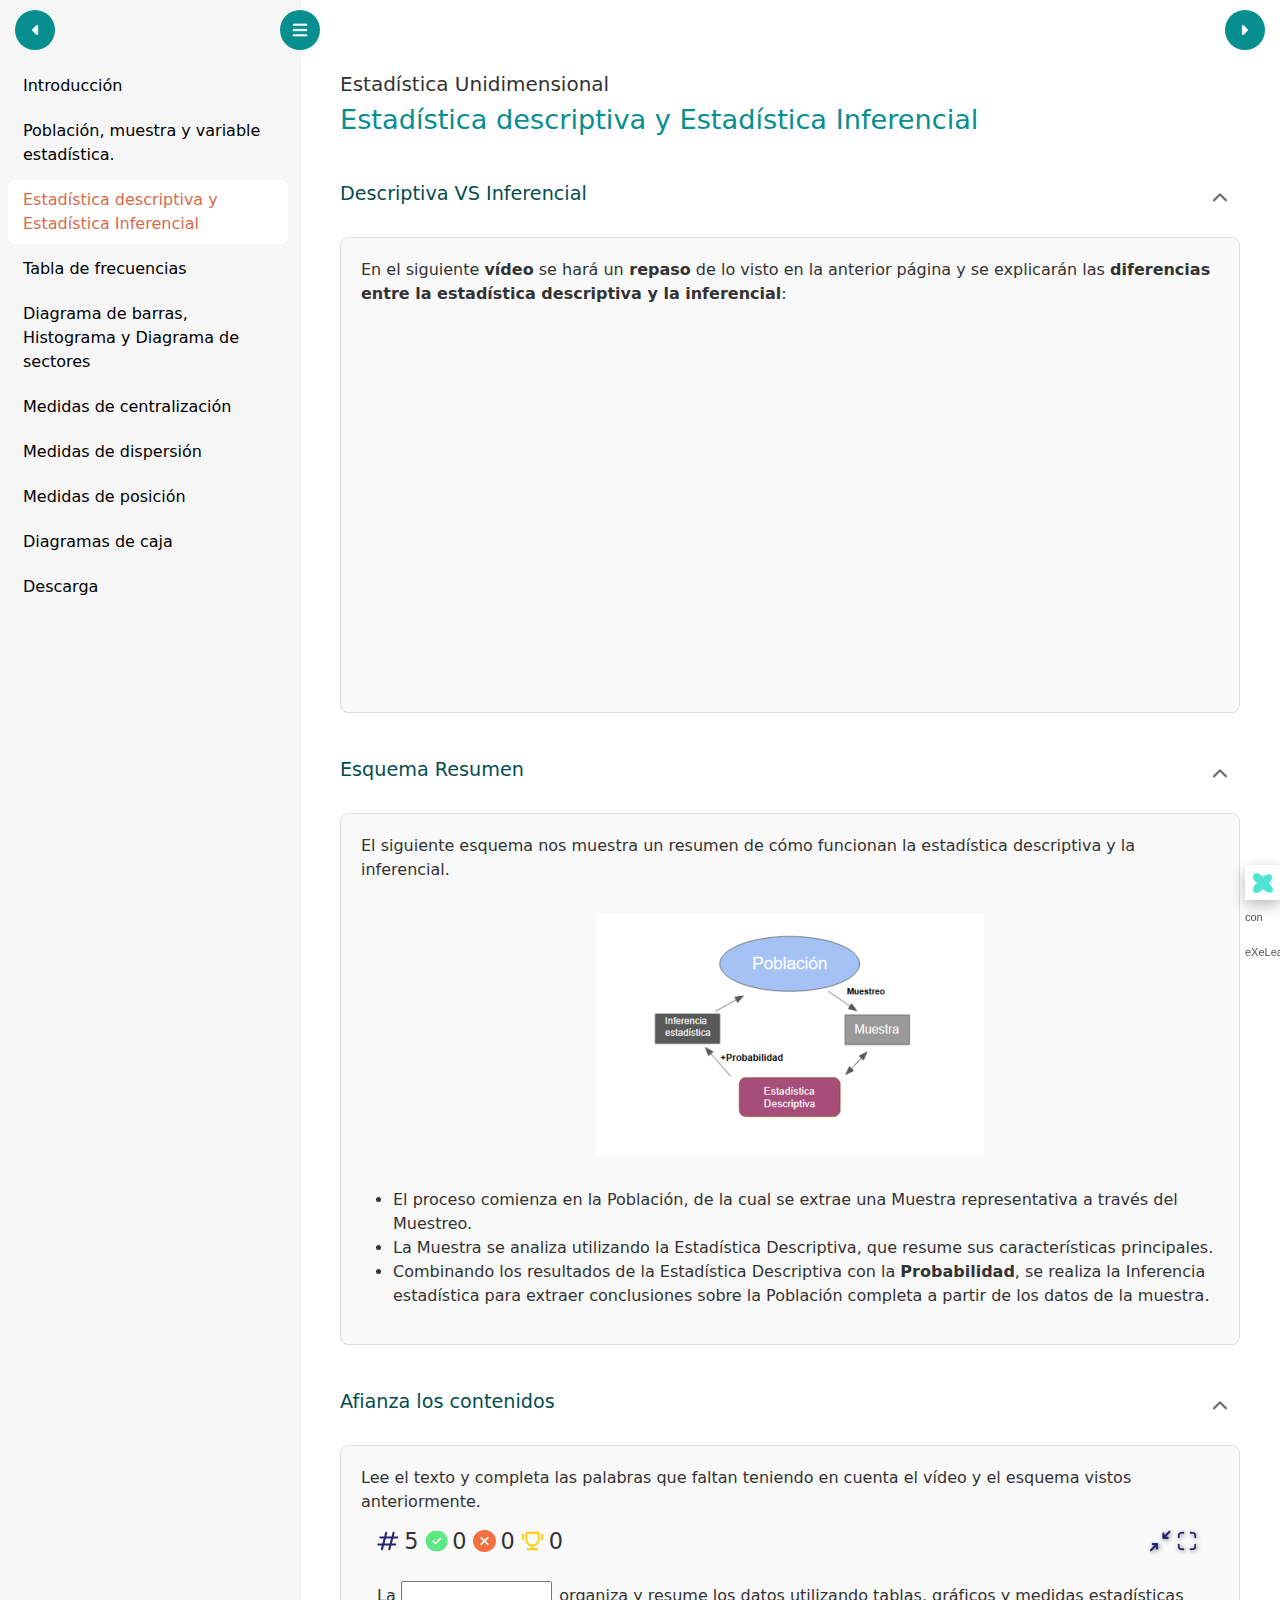
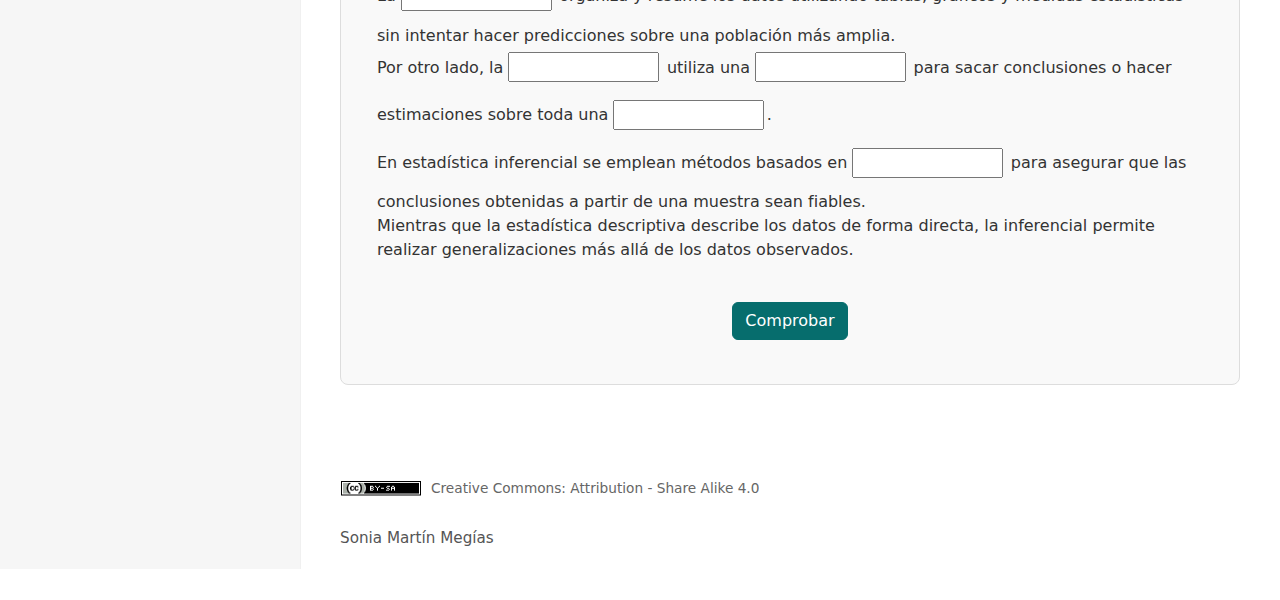
<file: html/estadistica-descriptiva-y-estadistica-inferencial.html>
<!DOCTYPE html>
<html lang="es" id="exe-node-20251222142415IUYVTD">
<head>
<meta charset="utf-8">
<meta name="generator" content="eXeLearning v3.0.1">
<meta name="viewport" content="width=device-width, initial-scale=1">
<link rel="license" type="text/html" href="https://creativecommons.org/licenses/by-sa/4.0/">
<title>Estadística descriptiva y Estadística Inferencial | Estadística Unidimensional</title>
<script>document.querySelector("html").classList.add("js");</script><script src="../libs/jquery/jquery.min.js"> </script><script src="../libs/common_i18n.js"> </script><script src="../libs/common.js"> </script><script src="../libs/exe_export.js"> </script><script src="../libs/bootstrap/bootstrap.bundle.min.js"> </script><script src="../libs/jquery-ui/jquery-ui.min.js"> </script><script src="../libs/jquery-ui/jquery.ui.touch-punch.min.js"> </script><link rel="stylesheet" href="../libs/bootstrap/bootstrap.min.css">
<script src="../idevices/text/text.js"> </script><script src="../idevices/complete/complete.js"> </script><link rel="stylesheet" href="../idevices/text/text.css">
<link rel="stylesheet" href="../idevices/complete/complete.css">
<link rel="stylesheet" href="../content/css/base.css">
<script src="../theme/style.js"> </script><link rel="stylesheet" href="../theme/style.css">
<link rel="icon" type="image/x-icon" href="../libs/favicon.ico">
</head>
<body class="exe-export exe-web-site" lang="es">
<script>document.body.className+=" js"</script><div class="exe-content exe-export pre-js siteNav-hidden"> <nav id="siteNav"> <ul> <li> <a href="../index.html" class="main-node no-ch">Introducción</a>
</li>
<li> <a href="../html/poblacion-muestra-y-variable-estadistica.html" class="no-ch">Población, muestra y variable estadística.</a>
</li>
<li class="active"> <a href="../html/estadistica-descriptiva-y-estadistica-inferencial.html" class="active no-ch">Estadística descriptiva y Estadística Inferencial</a>
</li>
<li> <a href="../html/tabla-de-frecuencias.html" class="no-ch">Tabla de frecuencias</a>
</li>
<li> <a href="../html/diagrama-de-barras-histograma-y-diagrama-de-sectores.html" class="no-ch">Diagrama de barras, Histograma y Diagrama de sectores</a>
</li>
<li> <a href="../html/medidas-de-centralizacion.html" class="no-ch">Medidas de centralización</a>
</li>
<li> <a href="../html/medidas-de-dispersion.html" class="no-ch">Medidas de dispersión</a>
</li>
<li> <a href="../html/medidas-de-posicion.html" class="no-ch">Medidas de posición</a>
</li>
<li> <a href="../html/diagramas-de-caja.html" class="no-ch">Diagramas de caja</a>
</li>
<li> <a href="../html/descarga.html" class="no-ch">Descarga</a>
</li>
</ul></nav><main id="20251222142415IUYVTD" class="page"> <header id="header-20251222142415IUYVTD" class="main-header"> <div class="package-header"><h1 class="package-title">Estadística Unidimensional</h1></div>
<div class="page-header"><h2 class="page-title">Estadística descriptiva y Estadística Inferencial</h2></div></header><div id="page-content-20251222142415IUYVTD" class="page-content"> <article id="20251222142415BJJZBT" class="box"> <header class="box-head no-icon"> <h1 class="box-title">Descriptiva VS Inferencial</h1>
<button class="box-toggle box-toggle-on" title="Ocultar/Mostrar contenido"> <span>Ocultar/Mostrar contenido</span></button></header><div class="box-content"> <div id="202512210133237593R1" class="idevice_node text" data-idevice-path="../idevices/text/" data-idevice-type="text" data-idevice-component-type="json"><div class="exe-text-template"><div class="textIdeviceContent">
            <div class="exe-text-activity">
                <div><p>En el siguiente <strong>vídeo</strong> se hará un<strong> repaso</strong> de lo visto en la anterior página y se explicarán las <strong>diferencias entre la estadística descriptiva y la inferencial</strong>:</p>
<p></p>
<p><iframe width="560" height="314" style="display: block; margin-left: auto; margin-right: auto; width: 560px; height: 314px;" src="https://www.youtube.com/embed/ZQ0vuk0UABY" allowfullscreen="allowfullscreen"></iframe></p>
<p><br></p><p class="clearfix"></p></div>
            </div></div></div></div>
</div></article><article id="20251222142415HIHZLX" class="box"> <header class="box-head no-icon"> <h1 class="box-title">Esquema Resumen</h1>
<button class="box-toggle box-toggle-on" title="Ocultar/Mostrar contenido"> <span>Ocultar/Mostrar contenido</span></button></header><div class="box-content"> <div id="20251221013755142ZC9" class="idevice_node text" data-idevice-path="../idevices/text/" data-idevice-type="text" data-idevice-component-type="json"><div class="exe-text-template"><div class="textIdeviceContent">
            <div class="exe-text-activity">
                <div><p>El siguiente esquema nos muestra un resumen de cómo funcionan la estadística descriptiva y la inferencial.</p>
<p><img src="../content/resources/20251221013755142ZC9/Captura_de_pantalla_2025-12-20_191041.png" width="388" height="242" alt="" class="position-center"></p>
<ul>
<li>El proceso comienza en la Población, de la cual se extrae una Muestra representativa a través del Muestreo.</li>
<li>La Muestra se analiza utilizando la Estadística Descriptiva, que resume sus características principales.</li>
<li>Combinando los resultados de la Estadística Descriptiva con la <strong>Probabilidad</strong>, se realiza la Inferencia estadística para extraer conclusiones sobre la Población completa a partir de los datos de la muestra.</li>
</ul><p class="clearfix"></p></div>
            </div></div></div></div>
</div></article><article id="20251222142415KLQSHD" class="box"> <header class="box-head no-icon"> <h1 class="box-title">Afianza los contenidos</h1>
<button class="box-toggle box-toggle-on" title="Ocultar/Mostrar contenido"> <span>Ocultar/Mostrar contenido</span></button></header><div class="box-content"> <div id="2025122101464109948S" class="idevice_node complete" data-idevice-path="../idevices/complete/" data-idevice-type="complete" data-idevice-json-data=""><div class="completa-IDevice"><div class="game-evaluation-ids js-hidden" data-id="2025122101464109948S" data-evaluationb="false" data-evaluationid="20251220234905EHAZGV"></div><div class="completa-feedback-game"></div><div class="completa-instructions"><p>Lee el texto y completa las palabras que faltan teniendo en cuenta el vídeo y el esquema vistos anteriormente.</p></div><div class="completa-DataGame js-hidden">%E9%B0%E6%EB%E2%F7%D5%F3%FF%F7%B0%A8%B0%D1%FD%FF%E2%FE%F7%E6%F3%B0%BE%B0%FB%FC%E1%E6%E0%E7%F1%E6%FB%FD%FC%E1%B0%A8%B0%AE%E2%AC%DE%F7%F7%B2%F7%FE%B2%E6%F7%EA%E6%FD%B2%EB%B2%F1%FD%FF%E2%FE%F7%E6%F3%B2%FE%F3%E1%B2%E2%F3%FE%F3%F0%E0%F3%E1%B2%E3%E7%F7%B2%F4%F3%FE%E6%F3%FC%B2%E6%F7%FC%FB%F7%FC%F6%FD%B2%F7%FC%B2%F1%E7%F7%FC%E6%F3%B2%F7%FE%B2%E4%7F%F6%F7%FD%B2%EB%B2%F7%FE%B2%F7%E1%E3%E7%F7%FF%F3%B2%E4%FB%E1%E6%FD%E1%B2%F3%FC%E6%F7%E0%FB%FD%E0%FF%F7%FC%E6%F7%BC%AE%BD%E2%AC%B0%BE%B0%E6%F7%EA%E6%C6%F7%EA%E6%B0%A8%B0%B7%A1%D1%E2%B7%A1%D7%DE%F3%B7%A0%A2%D2%D2%F7%E1%E6%F3%F6%B7%D7%D6%E1%E6%FB%F1%F3%B7%A0%A2%F6%F7%E1%F1%E0%FB%E2%E6%FB%E4%F3%D2%D2%B7%A0%A2%FD%E0%F5%F3%FC%FB%E8%F3%B7%A0%A2%EB%B7%A0%A2%E0%F7%E1%E7%FF%F7%B7%A0%A2%FE%FD%E1%B7%A0%A2%F6%F3%E6%FD%E1%B7%A0%A2%E7%E6%FB%FE%FB%E8%F3%FC%F6%FD%B7%A0%A2%E6%F3%F0%FE%F3%E1%B7%A0%D1%B7%A0%A2%F5%E0%B7%D7%A3%F4%FB%F1%FD%E1%B7%A0%A2%EB%B7%A0%A2%FF%F7%F6%FB%F6%F3%E1%B7%A0%A2%F7%E1%E6%F3%F6%B7%D7%D6%E1%E6%FB%F1%F3%E1%B7%A0%A2%E1%FB%FC%B7%A0%A2%FB%FC%E6%F7%FC%E6%F3%E0%B7%A0%A2%FA%F3%F1%F7%E0%B7%A0%A2%E2%E0%F7%F6%FB%F1%F1%FB%FD%FC%F7%E1%B7%A0%A2%E1%FD%F0%E0%F7%B7%A0%A2%E7%FC%F3%B7%A0%A2%E2%FD%F0%FE%F3%F1%FB%B7%D4%A1%FC%B7%A0%A2%FF%B7%D7%A3%E1%B7%A0%A2%F3%FF%E2%FE%FB%F3%BC%B7%A1%D1%F0%E0%B7%A0%A2%BD%B7%A1%D7%C2%FD%E0%B7%A0%A2%FD%E6%E0%FD%B7%A0%A2%FE%F3%F6%FD%B7%A0%D1%B7%A0%A2%FE%F3%B7%A0%A2%D2%D2%F7%E1%E6%F3%F6%B7%D7%D6%E1%E6%FB%F1%F3%B7%A0%A2%FB%FC%F4%F7%E0%F7%FC%F1%FB%F3%FE%D2%D2%B7%A0%A2%E7%E6%FB%FE%FB%E8%F3%B7%A0%A2%E7%FC%F3%B7%A0%A2%D2%D2%FF%E7%F7%E1%E6%E0%F3%D2%D2%B7%A0%A2%E2%F3%E0%F3%B7%A0%A2%E1%F3%F1%F3%E0%B7%A0%A2%F1%FD%FC%F1%FE%E7%E1%FB%FD%FC%F7%E1%B7%A0%A2%FD%B7%A0%A2%FA%F3%F1%F7%E0%B7%A0%A2%F7%E1%E6%FB%FF%F3%F1%FB%FD%FC%F7%E1%B7%A0%A2%E1%FD%F0%E0%F7%B7%A0%A2%E6%FD%F6%F3%B7%A0%A2%E7%FC%F3%B7%A0%A2%D2%D2%E2%FD%F0%FE%F3%F1%FB%B7%D4%A1%FC%D2%D2%BC%B7%A1%D1%F0%E0%B7%A0%A2%BD%B7%A1%D7%D7%FC%B7%A0%A2%F7%E1%E6%F3%F6%B7%D7%D6%E1%E6%FB%F1%F3%B7%A0%A2%FB%FC%F4%F7%E0%F7%FC%F1%FB%F3%FE%B7%A0%A2%E1%F7%B7%A0%A2%F7%FF%E2%FE%F7%F3%FC%B7%A0%A2%FF%B7%D7%AB%E6%FD%F6%FD%E1%B7%A0%A2%F0%F3%E1%F3%F6%FD%E1%B7%A0%A2%F7%FC%B7%A0%A2%D2%D2%E2%E0%FD%F0%F3%F0%FB%FE%FB%F6%F3%F6%D2%D2%B7%A0%A2%E2%F3%E0%F3%B7%A0%A2%F3%E1%F7%F5%E7%E0%F3%E0%B7%A0%A2%E3%E7%F7%B7%A0%A2%FE%F3%E1%B7%A0%A2%F1%FD%FC%F1%FE%E7%E1%FB%FD%FC%F7%E1%B7%A0%A2%FD%F0%E6%F7%FC%FB%F6%F3%E1%B7%A0%A2%F3%B7%A0%A2%E2%F3%E0%E6%FB%E0%B7%A0%A2%F6%F7%B7%A0%A2%E7%FC%F3%B7%A0%A2%FF%E7%F7%E1%E6%E0%F3%B7%A0%A2%E1%F7%F3%FC%B7%A0%A2%F4%FB%F3%F0%FE%F7%E1%BC%B7%A1%D1%F0%E0%B7%A0%A2%BD%B7%A1%D7%DF%FB%F7%FC%E6%E0%F3%E1%B7%A0%A2%E3%E7%F7%B7%A0%A2%FE%F3%B7%A0%A2%F7%E1%E6%F3%F6%B7%D7%D6%E1%E6%FB%F1%F3%B7%A0%A2%F6%F7%E1%F1%E0%FB%E2%E6%FB%E4%F3%B7%A0%A2%F6%F7%E1%F1%E0%FB%F0%F7%B7%A0%A2%FE%FD%E1%B7%A0%A2%F6%F3%E6%FD%E1%B7%A0%A2%F6%F7%B7%A0%A2%F4%FD%E0%FF%F3%B7%A0%A2%F6%FB%E0%F7%F1%E6%F3%B7%A0%D1%B7%A0%A2%FE%F3%B7%A0%A2%FB%FC%F4%F7%E0%F7%FC%F1%FB%F3%FE%B7%A0%A2%E2%F7%E0%FF%FB%E6%F7%B7%A0%A2%E0%F7%F3%FE%FB%E8%F3%E0%B7%A0%A2%F5%F7%FC%F7%E0%F3%FE%FB%E8%F3%F1%FB%FD%FC%F7%E1%B7%A0%A2%FF%B7%D7%A3%E1%B7%A0%A2%F3%FE%FE%B7%D7%A3%B7%A0%A2%F6%F7%B7%A0%A2%FE%FD%E1%B7%A0%A2%F6%F3%E6%FD%E1%B7%A0%A2%FD%F0%E1%F7%E0%E4%F3%F6%FD%E1%BC%B7%A1%D1%BD%E2%B7%A1%D7%B0%BE%B0%E1%FA%FD%E5%DF%FB%FC%FB%FF%FB%E8%F7%B0%A8%F4%F3%FE%E1%F7%BE%B0%FB%E6%FB%FC%F7%E0%F3%E0%EB%B0%A8%E9%B0%E1%FA%FD%E5%D1%FE%E7%F7%B0%A8%F4%F3%FE%E1%F7%BE%B0%F1%FE%E7%F7%D5%F3%FF%F7%B0%A8%B0%B0%BE%B0%E2%F7%E0%F1%F7%FC%E6%F3%F5%F7%D1%FE%E7%F7%B0%A8%A6%A2%BE%B0%E1%FA%FD%E5%D1%FD%F6%F7%D3%F1%F1%F7%E1%E1%B0%A8%F4%F3%FE%E1%F7%BE%B0%F1%FD%F6%F7%D3%F1%F1%F7%E1%E1%B0%A8%B0%B0%BE%B0%FF%F7%E1%E1%F3%F5%F7%D1%FD%F6%F7%D3%F1%F1%F7%E1%E1%B0%A8%B0%B0%EF%BE%B0%F1%F3%E1%F7%C1%F7%FC%E1%FB%E6%FB%E4%F7%B0%A8%F4%F3%FE%E1%F7%BE%B0%FB%E1%C1%F1%FD%E0%FF%B0%A8%A2%BE%B0%E6%F7%EA%E6%D0%E7%E6%E6%FD%FC%C1%F1%FD%E0%FF%B0%A8%B0%D5%E7%F3%E0%F6%F3%E0%B2%FE%F3%B2%E2%E7%FC%E6%E7%F3%F1%FBa%FC%B0%BE%B0%E0%F7%E2%F7%F3%E6%D3%F1%E6%FB%E4%FB%E6%EB%B0%A8%E6%E0%E7%F7%BE%B0%E5%F7%FB%F5%FA%E6%F7%F6%B0%A8%A3%A2%A2%BE%B0%E6%F7%EA%E6%D4%F7%F7%F6%D0%F3%F1%F9%B0%A8%B0%B0%BE%B0%E6%F7%EA%E6%D3%F4%E6%F7%E0%B0%A8%B0%B0%BE%B0%F4%F7%F7%F6%D0%F3%F1%F9%B0%A8%F4%F3%FE%E1%F7%BE%B0%E2%F7%E0%F1%F7%FC%E6%F3%F8%F7%D4%D0%B0%A8%A3%A2%A2%BE%B0%E4%F7%E0%E1%FB%FD%FC%B0%A8%A3%BE%B0%F7%E1%E6%E0%FB%F1%E6%D1%FA%F7%F1%F9%B0%A8%F4%F3%FE%E1%F7%BE%B0%E5%FD%E0%F6%E1%C1%FB%E8%F7%B0%A8%F4%F3%FE%E1%F7%BE%B0%E6%FB%FF%F7%B0%A8%A2%BE%B0%E6%EB%E2%F7%B0%A8%A2%BE%B0%E5%FD%E0%F6%E1%D7%E0%E0%FD%E0%E1%B0%A8%B0%B0%BE%B0%F3%E6%E6%F7%FF%E2%E1%DC%E7%FF%F0%F7%E0%B0%A8%A3%BE%B0%E2%F7%E0%F1%F7%FC%E6%F3%F8%F7%D7%E0%E0%FD%E0%B0%A8%A0%A2%BE%B0%E1%FA%FD%E5%C1%FD%FE%E7%E6%FB%FD%FC%B0%A8%F4%F3%FE%E1%F7%BE%B0%E5%FD%E0%F6%E1%DE%FB%FF%FB%E6%B0%A8%F4%F3%FE%E1%F7%BE%B0%F7%E4%F3%FE%E7%F3%E6%FB%FD%FC%B0%A8%F4%F3%FE%E1%F7%BE%B0%F7%E4%F3%FE%E7%F3%E6%FB%FD%FC%DB%D6%B0%A8%B0%A0%A2%A0%A7%A3%A0%A0%A2%A0%A1%A6%AB%A2%A7%D7%DA%D3%C8%D5%C4%B0%BE%B0%FA%F3%E1%D0%F3%F1%F9%B0%A8%F4%F3%FE%E1%F7%BE%B0%E7%E0%FE%D0%F3%F1%F9%B0%A8%B0%B0%BE%B0%F3%E7%E6%FA%FD%E0%D0%F3%F1%F9%DB%FF%F3%F5%F7%B0%A8%B0%B0%BE%B0%F4%FD%FC%E6%D1%FD%FE%FD%E0%B0%A8%B0%B1%A2%A2%A2%A2%A2%A2%B0%BE%B0%FB%F6%B0%A8%B0%A0%A2%A0%A7%A3%A0%A0%A3%A2%A3%A6%A4%A6%A3%A2%AB%AB%A6%AA%C1%B0%BE%B0%FF%E1%F5%E1%B0%A8%E9%B0%FF%E1%F5%C0%F7%E2%FE%EB%B0%A8%B0%C0%F7%E1%E2%FD%FC%F6%F7%E0%B0%BE%B0%FF%E1%F5%D7%FC%E6%F7%E0%D1%FD%F6%F7%B0%A8%B0%DB%FC%E6%E0%FD%F6%E7%E8%F1%F3%B2%F7%FE%B2%F1a%F6%FB%F5%FD%B2%F6%F7%B2%F3%F1%F1%F7%E1%FD%B0%BE%B0%FF%E1%F5%D7%E0%E0%FD%E0%D1%FD%F6%F7%B0%A8%B0%D7%FE%B2%F1a%F6%FB%F5%FD%B2%F6%F7%B2%F3%F1%F1%F7%E1%FD%B2%FC%FD%B2%F7%E1%B2%F1%FD%E0%E0%F7%F1%E6%FD%B0%BE%B0%FF%E1%F5%D5%F3%FF%F7%DD%E4%F7%E0%B0%A8%B03%D4%FB%FC%B2%F6%F7%B2%FE%F3%B2%E2%F3%E0%E6%FB%F6%F3%B3%B0%BE%B0%FF%E1%F5%D1%FE%E7%F7%B0%A8%B03%D5%F7%FC%FB%F3%FE%B3%B2%DE%F3%B2%E2%FB%E1%E6%F3%B2%F7%E1%A8%B0%BE%B0%FF%E1%F5%D1%FD%F6%F7%D3%F1%F1%F7%E1%E1%B0%A8%B0%D1a%F6%FB%F5%FD%B2%F6%F7%B2%F3%F1%F1%F7%E1%FD%B0%BE%B0%FF%E1%F5%C2%FE%F3%EB%C1%E6%F3%E0%E6%B0%A8%B0%C2%E7%FE%E1%F7%B2%F3%E3%E7%7F%B2%E2%F3%E0%F3%B2%F8%E7%F5%F3%E0%B0%BE%B0%FF%E1%F5%D7%E0%E0%FD%E0%E1%B0%A8%B0%D7%E0%E0%FD%E0%F7%E1%B0%BE%B0%FF%E1%F5%DA%FB%E6%E1%B0%A8%B0%D3%F1%FB%F7%E0%E6%FD%E1%B0%BE%B0%FF%E1%F5%C1%F1%FD%E0%F7%B0%A8%B0%C2%E7%FC%E6%E7%F3%F1%FBa%FC%B0%BE%B0%FF%E1%F5%C5%F7%FB%F5%FA%E6%B0%A8%B0%C2%F7%E1%FD%B0%BE%B0%FF%E1%F5%DF%FB%FC%FB%FF%FB%E8%F7%B0%A8%B0%DF%FB%FC%FB%FF%FB%E8%F3%E0%B0%BE%B0%FF%E1%F5%DF%F3%EA%FB%FF%FB%E8%F7%B0%A8%B0%DF%F3%EA%FB%FF%FB%E8%F3%E0%B0%BE%B0%FF%E1%F5%C6%FB%FF%F7%B0%A8%B0%DE%7F%FF%FB%E6%F7%B2%F6%F7%B2%E6%FB%F7%FF%E2%FD%B2%BA%FF%FF%A8%E1%E1%BB%B0%BE%B0%FF%E1%F5%DE%FB%E4%F7%B0%A8%B0%C4%FB%F6%F3%B0%BE%B0%FF%E1%F5%D4%E7%FE%FE%C1%F1%E0%F7%F7%FC%B0%A8%B0%C2%F3%FC%E6%F3%FE%FE%F3%B2%D1%FD%FF%E2%FE%F7%E6%F3%B0%BE%B0%FF%E1%F5%D7%EA%FB%E6%D4%E7%FE%FE%C1%F1%E0%F7%F7%FC%B0%A8%B0%C1%F3%FE%FB%E0%B2%F6%F7%FE%B2%FF%FD%F6%FD%B2%E2%F3%FC%E6%F3%FE%FE%F3%B2%F1%FD%FF%E2%FE%F7%E6%F3%B0%BE%B0%FF%E1%F5%DC%E7%FF%C3%E7%F7%E1%E6%FB%FD%FC%E1%B0%A8%B0%DCh%FF%F7%E0%FD%B2%F6%F7%B2%E2%E0%F7%F5%E7%FC%E6%F3%E1%B0%BE%B0%FF%E1%F5%C1%E7%F1%F1%F7%E1%E1%F7%E1%B0%A8%B03%D1%FD%E0%E0%F7%F1%E6%FD%B3%B2%EE%B23%D7%EA%F1%F7%FE%F7%FC%E6%F7%B3%B2%EE%B23%D5%F7%FC%FB%F3%FE%B3%B2%EE%B23%DF%E7%EB%B2%F0%FB%F7%FC%B3%B2%EE%B23%C2%F7%E0%F4%F7%F1%E6%FD%B3%B0%BE%B0%FF%E1%F5%D4%F3%FB%FE%E7%E0%F7%E1%B0%A8%B03%DC%FD%B2%F7%E0%F3%B2%F7%E1%FD%B3%B2%EE%B23%DB%FC%F1%FD%E0%E0%F7%F1%E6%FD%B3%B2%EE%B23%DC%FD%B2%F7%E1%B2%F1%FD%E0%E0%F7%F1%E6%FD%B3%B2%EE%B23%DE%FD%B2%E1%F7%FC%E6%FB%FF%FD%E1%B3%B2%EE%B23%D7%E0%E0%FD%E0%B3%B0%BE%B0%FF%E1%F5%C6%E0%EB%D3%F5%F3%FB%FC%B0%A8%B0%DC%F7%F1%F7%E1%FB%E6%F3%E1%B2%F3%FE%B2%FF%F7%FC%FD%E1%B2%B7%E1%B7%B2%F6%F7%B2%E0%F7%E1%E2%E7%F7%E1%E6%F3%E1%B2%F1%FD%E0%E0%F7%F1%E6%F3%E1%B2%E2%F3%E0%F3%B2%FD%F0%E6%F7%FC%F7%E0%B2%FE%F3%B2%FB%FC%F4%FD%E0%FF%F3%F1%FBa%FC%BC%B2%DB%FC%E6%7B%FC%E6%F3%FE%FD%B2%F6%F7%B2%FC%E7%F7%E4%FD%BC%B0%BE%B0%FF%E1%F5%D7%FC%F6%D5%F3%FF%F7%C1%F1%FD%E0%F7%B0%A8%B0%D3%FC%E6%F7%E1%B2%F6%F7%B2%F5%E7%F3%E0%F6%F3%E0%B2%FE%F3%B2%E2%E7%FC%E6%E7%F3%F1%FBa%FC%B2%F1%FD%FF%FB%F7%FC%F1%F7%B2%FE%F3%B2%E2%F3%E0%E6%FB%F6%F3%BC%B0%BE%B0%FF%E1%F5%C1%F1%FD%E0%F7%C1%F1%FD%E0%FF%B0%A8%B0%DE%F3%B2%E2%E7%FC%E6%E7%F3%F1%FBa%FC%B2%FC%FD%B2%E1%F7%B2%E2%E7%F7%F6%F7%B2%F5%E7%F3%E0%F6%F3%E0%B2%E2%FD%E0%E3%E7%F7%B2%F7%E1%E6%F3%B2%E2s%F5%FB%FC%F3%B2%FC%FD%B2%F4%FD%E0%FF%F3%B2%E2%F3%E0%E6%F7%B2%B2%F6%F7%B2%E7%FC%B2%E2%F3%E3%E7%F7%E6%F7%B2%C1%D1%DD%C0%DF%BC%B0%BE%B0%FF%E1%F5%D3%FC%E1%E5%F7%E0%B0%A8%B0%C0%F7%E1%E2%FD%FC%F6%F7%E0%B0%BE%B0%FF%E1%F5%DD%FC%FE%EB%C1%F3%E4%F7%C1%F1%FD%E0%F7%B0%A8%B03%C1%FD%FE%FD%B2%E2%E7%F7%F6%F7%B2%F5%E7%F3%E0%F6%F3%E0%B2%FE%F3%B2%E2%E7%FC%E6%E7%F3%F1%FBa%FC%B2%E7%FC%F3%B2%E4%F7%E8%B3%B0%BE%B0%FF%E1%F5%DD%FC%FE%EB%C1%F3%E4%F7%B0%A8%B0%C1%FD%FE%FD%B2%E2%E7%F7%F6%F7%B2%F5%E7%F3%E0%F6%F3%E0%B2%E7%FC%F3%B2%E4%F7%E8%B0%BE%B0%FF%E1%F5%DB%FC%F4%FD%E0%FF%F3%E6%FB%FD%FC%B0%A8%B0%DB%FC%F4%FD%E0%FF%F3%F1%FBa%FC%B0%BE%B0%FF%E1%F5%CB%FD%E7%C1%F1%FD%E0%F7%B0%A8%B0%C1%E7%B2%E2%E7%FC%E6%E7%F3%F1%FBa%FC%B0%BE%B0%FF%E1%F5%D3%E7%E6%FA%FD%E0%B0%A8%B0%D3%E7%E6%FD%E0%7F%F3%B0%BE%B0%FF%E1%F5%DD%FC%FE%EB%C1%F3%E4%F7%D3%E7%E6%FD%B0%A8%B0%C1%E7%B2%E2%E7%FC%E6%E7%F3%F1%FBa%FC%B2%E1%F7%B2%F5%E7%F3%E0%F6%F3%E0s%B2%F6%F7%E1%E2%E7%7B%E1%B2%F6%F7%B2%F1%F3%F6%F3%B2%E2%E0%F7%F5%E7%FC%E6%F3%BC%B2%C1%FD%FE%FD%B2%E2%E7%F7%F6%F7%B2%F8%E7%F5%F3%E0%B2%E7%FC%F3%B2%E4%F7%E8%BC%B0%BE%B0%FF%E1%F5%C1%F3%E4%F7%D3%E7%E6%FD%B0%A8%B0%C1%E7%B2%E2%E7%FC%E6%E7%F3%F1%FBa%FC%B2%E1%F7%B2%F5%E7%F3%E0%F6%F3%E0s%B2%F3%E7%E6%FD%FFs%E6%FB%F1%F3%FF%F7%FC%E6%F7%B2%F6%F7%E1%E2%E7%7B%E1%B2%F6%F7%B2%F1%F3%F6%F3%B2%E2%E0%F7%F5%E7%FC%E6%F3%BC%B0%BE%B0%FF%E1%F5%C1%F7%E4%F7%E0%F3%FE%C1%F1%FD%E0%F7%B0%A8%B0%C2%E7%F7%F6%F7%B2%F5%E7%F3%E0%F6%F3%E0%B2%FE%F3%B2%E2%E7%FC%E6%E7%F3%F1%FBa%FC%B2%E6%F3%FC%E6%F3%E1%B2%E4%F7%F1%F7%E1%B2%F1%FD%FF%FD%B2%E3%E7%FB%F7%E0%F3%B0%BE%B0%FF%E1%F5%CB%FD%E7%DE%F3%E1%E6%C1%F1%FD%E0%F7%B0%A8%B0%DE%F3%B2h%FE%E6%FB%FF%F3%B2%E2%E7%FC%E6%E7%F3%F1%FBa%FC%B2%F5%E7%F3%E0%F6%F3%F6%F3%B2%F7%E1%B0%BE%B0%FF%E1%F5%D3%F1%E6%FB%E6%EB%D1%FD%FF%E2%FE%EB%B0%A8%B0%CB%F3%B2%FA%F3%B2%E0%F7%F3%FE%FB%E8%F3%F6%FD%B2%F7%E1%E6%F3%B2%F3%F1%E6%FB%E4%FB%F6%F3%F6%BC%B0%BE%B0%FF%E1%F5%C2%FE%F3%EB%C1%F7%E4%F7%E0%F3%FE%C6%FB%FF%F7%E1%B0%A8%B0%C2%E7%F7%F6%F7%B2%E0%F7%F3%FE%FB%E8%F3%E0%B2%F7%E1%E6%F3%B2%F3%F1%E6%FB%E4%FB%F6%F3%F6%B2%F1%E7%F3%FC%E6%F3%E1%B2%E4%F7%F1%F7%E1%B2%E3%E7%FB%F7%E0%F3%B0%BE%B0%FF%E1%F5%D1%FE%FD%E1%F7%B0%A8%B0%D1%F7%E0%E0%F3%E0%B0%BE%B0%FF%E1%F5%C1%FD%FE%E7%E6%FB%FD%FC%B0%A8%B0%C1%FD%FE%E7%F1%FBa%FC%B0%BE%B0%FF%E1%F5%C6%E0%EB%B0%A8%B03%C2%E0%E7%F7%F0%F3%B2%FD%E6%E0%F3%B2%E4%F7%E8%B3%B0%BE%B0%FF%E1%F5%D1%FA%F7%F1%F9%B0%A8%B0%D1%FD%FF%E2%E0%FD%F0%F3%E0%B0%BE%B0%FF%E1%F5%D7%FC%F6%C1%F1%FD%E0%F7%B0%A8%B0%DA%F3%E1%B2%E6%F7%FC%FB%F6%FD%B2%B7%E1%B2%F3%F1%FB%F7%E0%E6%FD%E1%B2%EB%B2%B7%F6%B2%F7%E0%E0%FD%E0%F7%E1%BC%B0%BE%B0%FF%E1%F5%D7%FC%F6%C6%FB%FF%F7%B0%A8%B0%D7%FE%B2%E6%FB%F7%FF%E2%FD%B2%FA%F3%B2%F4%FB%FC%F3%FE%FB%E8%F3%F6%FD%BC%B0%BE%B0%FF%E1%F5%D5%F3%FF%F7%D7%FC%F6%B0%A8%B0%DA%F3%E1%B2%F1%FD%FF%E2%FE%F7%E6%F3%F6%FD%B2%FE%F3%B2%F3%F1%E6%FB%E4%FB%F6%F3%F6%B0%BE%B0%FF%E1%F5%C7%FC%F1%FD%FF%E2%FE%F7%E6%F7%F6%D3%F1%E6%FB%E4%FB%E6%EB%B0%A8%B0%D3%F1%E6%FB%E4%FB%F6%F3%F6%B2%FC%FD%B2%F1%FD%FF%E2%FE%F7%E6%F3%F6%F3%B0%BE%B0%FF%E1%F5%C1%E7%F1%F1%F7%E1%E1%F4%E7%FE%D3%F1%E6%FB%E4%FB%E6%EB%B0%A8%B0%D3%F1%E6%FB%E4%FB%F6%F3%F6%B2%E1%E7%E2%F7%E0%F3%F6%F3%BC%B2%C2%E7%FC%E6%E7%F3%F1%FBa%FC%A8%B2%B7%E1%B0%BE%B0%FF%E1%F5%C7%FC%E1%E7%F1%F1%F7%E1%E1%F4%E7%FE%D3%F1%E6%FB%E4%FB%E6%EB%B0%A8%B0%D3%F1%E6%FB%E4%FB%F6%F3%F6%B2%FC%FD%B2%E1%E7%E2%F7%E0%F3%F6%F3%BC%B2%C2%E7%FC%E6%E7%F3%F1%FBa%FC%A8%B2%B7%E1%B0%BE%B0%FF%E1%F5%C6%EB%E2%F7%D5%F3%FF%F7%B0%A8%B0%D1%FD%FF%E2%FE%F7%E6%F3%B0%EF%EF</div><div class="completa-text-game js-hidden"><p>La @@estadística descriptiva@@ organiza y resume los datos utilizando tablas, gráficos y medidas estadísticas sin intentar hacer predicciones sobre una población más amplia.<br />Por otro lado, la @@estadística inferencial@@ utiliza una @@muestra@@ para sacar conclusiones o hacer estimaciones sobre toda una @@población@@.<br />En estadística inferencial se emplean métodos basados en @@probabilidad@@ para asegurar que las conclusiones obtenidas a partir de una muestra sean fiables.<br />Mientras que la estadística descriptiva describe los datos de forma directa, la inferencial permite realizar generalizaciones más allá de los datos observados.</p></div><div class="cmpt-bns js-hidden">Su navegador no es compatible con esta herramienta.</div></div></div>
</div></article>
</div></main><div class="nav-buttons"> <a href="../html/poblacion-muestra-y-variable-estadistica.html" title="Anterior" class="nav-button nav-button-left"> <span>Anterior</span></a><a href="../html/tabla-de-frecuencias.html" title="Siguiente" class="nav-button nav-button-right"> <span>Siguiente</span></a>
</div>
<footer id="siteFooter"><div id="siteFooterContent"> <div id="packageLicense" class="cc cc-by-sa"> <p> <span class="license-label">Licencia: </span><a href="https://creativecommons.org/licenses/by-sa/4.0/" class="license">creative commons: attribution - share alike 4.0</a></p>
</div>
<div id="siteUserFooter"> <div>Sonia Martín Megías</div>
</div>
</div></footer>
</div>
<p id="made-with-eXe"> <a href="https://exelearning.net/" target="_blank" rel="noopener"> <span>Creado con eXeLearning <span>(nueva ventana)</span></span></a></p>
</body>
</html>
</file>
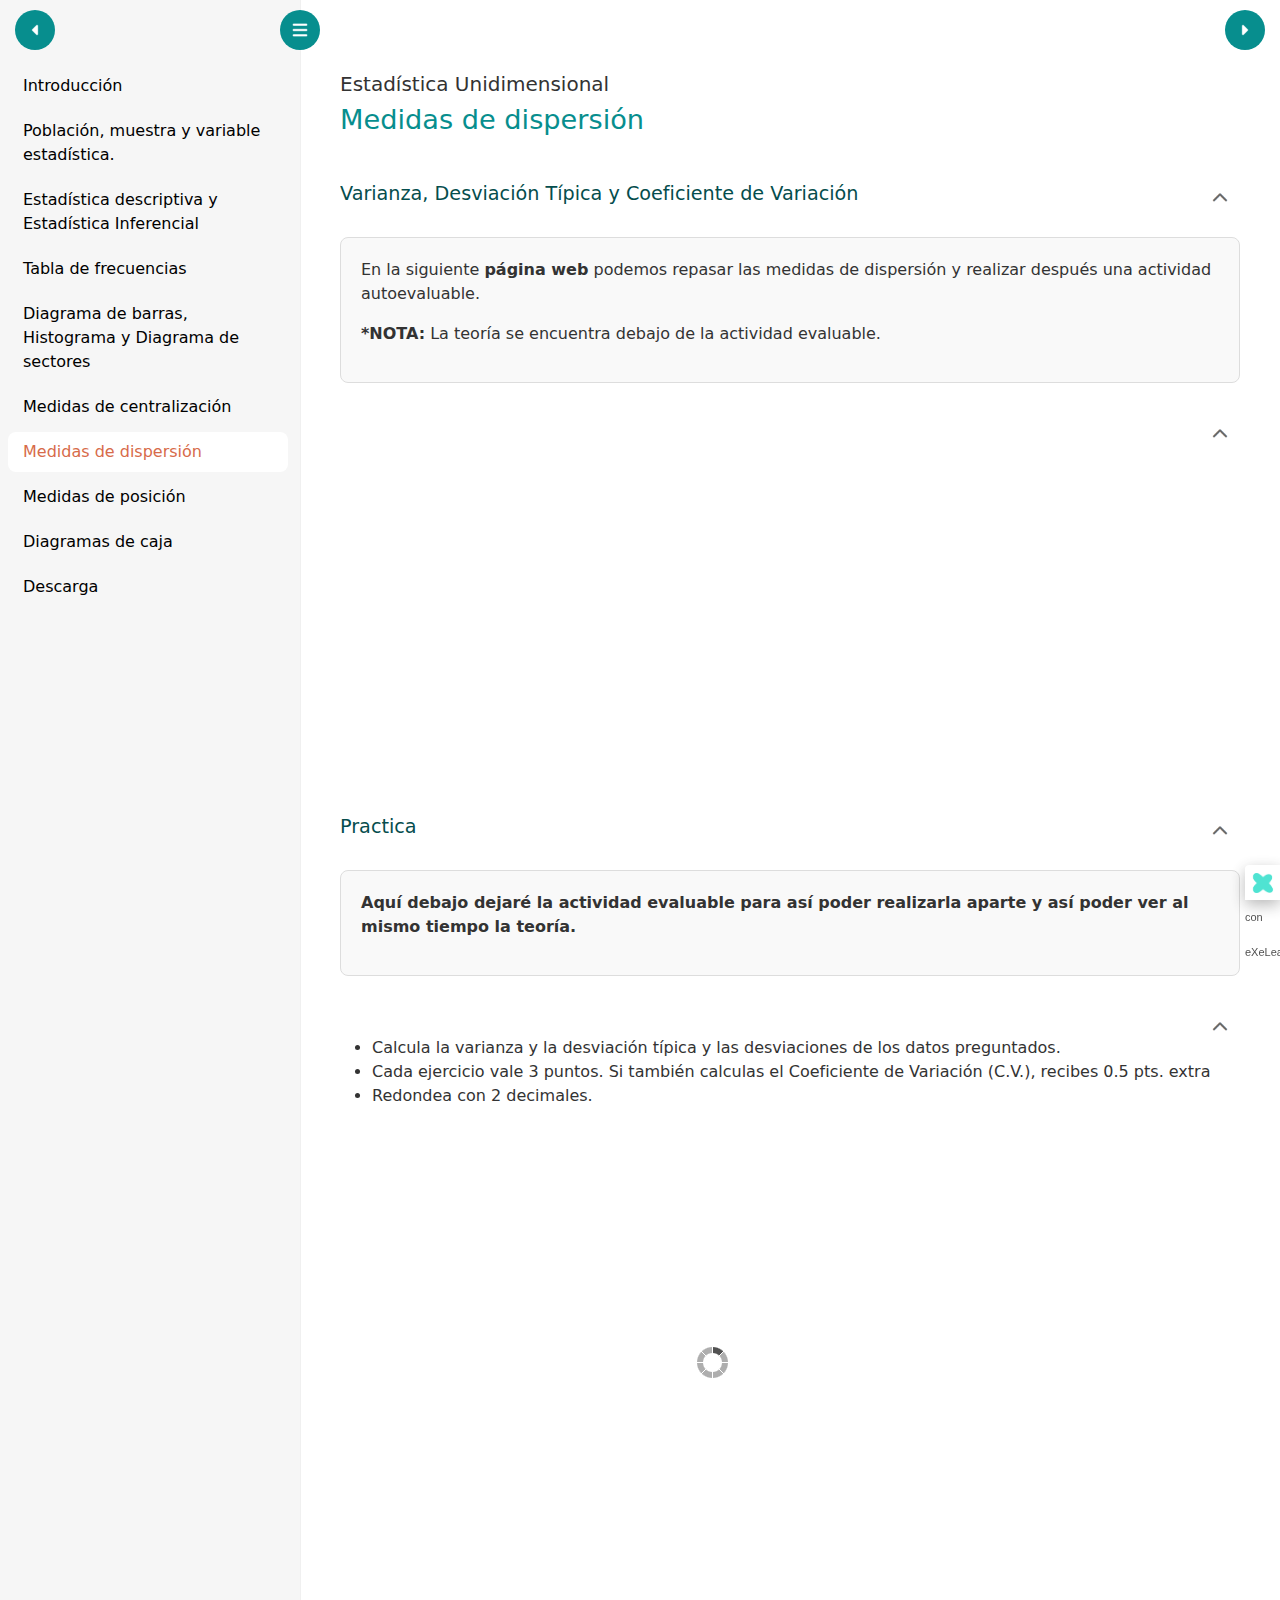
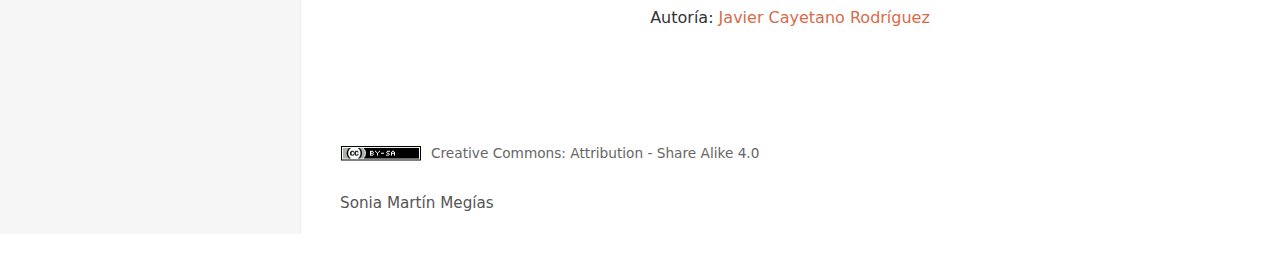
<file: html/medidas-de-dispersion.html>
<!DOCTYPE html>
<html lang="es" id="exe-node-20251222142415WDVCEG">
<head>
<meta charset="utf-8">
<meta name="generator" content="eXeLearning v3.0.1">
<meta name="viewport" content="width=device-width, initial-scale=1">
<link rel="license" type="text/html" href="https://creativecommons.org/licenses/by-sa/4.0/">
<title>Medidas de dispersión | Estadística Unidimensional</title>
<script>document.querySelector("html").classList.add("js");</script><script src="../libs/jquery/jquery.min.js"> </script><script src="../libs/common_i18n.js"> </script><script src="../libs/common.js"> </script><script src="../libs/exe_export.js"> </script><script src="../libs/bootstrap/bootstrap.bundle.min.js"> </script><link rel="stylesheet" href="../libs/bootstrap/bootstrap.min.css">
<script src="../idevices/text/text.js"> </script><script src="../idevices/external-website/external-website.js"> </script><script src="../idevices/geogebra-activity/geogebra-activity.js"> </script><link rel="stylesheet" href="../idevices/text/text.css">
<link rel="stylesheet" href="../idevices/external-website/external-website.css">
<link rel="stylesheet" href="../idevices/geogebra-activity/geogebra-activity.css">
<link rel="stylesheet" href="../content/css/base.css">
<script src="../theme/style.js"> </script><link rel="stylesheet" href="../theme/style.css">
<link rel="icon" type="image/x-icon" href="../libs/favicon.ico">
</head>
<body class="exe-export exe-web-site" lang="es">
<script>document.body.className+=" js"</script><div class="exe-content exe-export pre-js siteNav-hidden"> <nav id="siteNav"> <ul> <li> <a href="../index.html" class="main-node no-ch">Introducción</a>
</li>
<li> <a href="../html/poblacion-muestra-y-variable-estadistica.html" class="no-ch">Población, muestra y variable estadística.</a>
</li>
<li> <a href="../html/estadistica-descriptiva-y-estadistica-inferencial.html" class="no-ch">Estadística descriptiva y Estadística Inferencial</a>
</li>
<li> <a href="../html/tabla-de-frecuencias.html" class="no-ch">Tabla de frecuencias</a>
</li>
<li> <a href="../html/diagrama-de-barras-histograma-y-diagrama-de-sectores.html" class="no-ch">Diagrama de barras, Histograma y Diagrama de sectores</a>
</li>
<li> <a href="../html/medidas-de-centralizacion.html" class="no-ch">Medidas de centralización</a>
</li>
<li class="active"> <a href="../html/medidas-de-dispersion.html" class="active no-ch">Medidas de dispersión</a>
</li>
<li> <a href="../html/medidas-de-posicion.html" class="no-ch">Medidas de posición</a>
</li>
<li> <a href="../html/diagramas-de-caja.html" class="no-ch">Diagramas de caja</a>
</li>
<li> <a href="../html/descarga.html" class="no-ch">Descarga</a>
</li>
</ul></nav><main id="20251222142415WDVCEG" class="page"> <header id="header-20251222142415WDVCEG" class="main-header"> <div class="package-header"><h1 class="package-title">Estadística Unidimensional</h1></div>
<div class="page-header"><h2 class="page-title">Medidas de dispersión</h2></div></header><div id="page-content-20251222142415WDVCEG" class="page-content"> <article id="20251222142415BHTFYS" class="box"> <header class="box-head no-icon"> <h1 class="box-title">Varianza, Desviación Típica y Coeficiente de Variación</h1>
<button class="box-toggle box-toggle-on" title="Ocultar/Mostrar contenido"> <span>Ocultar/Mostrar contenido</span></button></header><div class="box-content"> <div id="20251221024313053JUM" class="idevice_node text" data-idevice-path="../idevices/text/" data-idevice-type="text" data-idevice-component-type="json"><div class="exe-text-template"><div class="textIdeviceContent">
            <div class="exe-text-activity">
                <div><p>En la siguiente <strong>página web</strong> podemos repasar las medidas de dispersión y realizar después una actividad autoevaluable.&nbsp;</p>
<p><strong>*NOTA:</strong> La teoría se encuentra debajo de la actividad evaluable.</p><p class="clearfix"></p></div>
            </div></div></div></div>
</div></article><article id="20251222142415MEJGIR" class="box no-header"> <div class="box-head"> <button class="box-toggle box-toggle-on" title="Ocultar/Mostrar contenido"> <span>Ocultar/Mostrar contenido</span></button>
</div>
<div class="box-content"> <div id="20251221024551857YSD" class="idevice_node external-website" data-idevice-path="../idevices/external-website/" data-idevice-type="external-website" data-idevice-json-data="">      <div id="iframeWebsiteIdevice">       <iframe src="https://www.geogebra.org/m/AsMKtWd4#material/n5aNewGz" size="2" width="600" height="300" style="width:100%;">      </iframe>      <div class="iframe-error-message" style="display:none;">No se puede mostrar un iframe en HTTP en una web HTTPS.</div>       </div>      </div>
</div></article><article id="20251222142415HXDQQM" class="box"> <header class="box-head no-icon"> <h1 class="box-title">Practica</h1>
<button class="box-toggle box-toggle-on" title="Ocultar/Mostrar contenido"> <span>Ocultar/Mostrar contenido</span></button></header><div class="box-content"> <div id="202512210246375047NY" class="idevice_node text" data-idevice-path="../idevices/text/" data-idevice-type="text" data-idevice-component-type="json"><div class="exe-text-template"><div class="textIdeviceContent">
            <div class="exe-text-activity">
                <div><p><strong>Aquí debajo dejaré la actividad evaluable para así poder realizarla aparte y así poder ver al mismo tiempo la teoría.</strong></p><p class="clearfix"></p></div>
            </div></div></div></div>
</div></article><article id="20251222142415ZCJVCY" class="box no-header"> <div class="box-head"> <button class="box-toggle box-toggle-on" title="Ocultar/Mostrar contenido"> <span>Ocultar/Mostrar contenido</span></button>
</div>
<div class="box-content"> <div id="202512210248122056PK" class="idevice_node geogebra-activity" data-idevice-path="../idevices/geogebra-activity/" data-idevice-type="geogebra-activity" data-idevice-json-data=""><div class="auto-geogebra auto-geogebra-n5aNewGz auto-geogebra-width-744 auto-geogebra-height-446 language-es auto-geogebra-scale-100 auto-geogebra-evaluation-id-0 auto-geogebra-ideviceid-202512210248122056PK auto-geogebra-weight-100"><div class="auto-geogebra-instructions"><ul>
<li>Calcula la varianza y la desviación típica y las desviaciones de los datos preguntados.</li>
<li>Cada ejercicio vale 3 puntos. Si también calculas el Coeficiente de Variación (C.V.), recibes 0.5 pts. extra</li>
<li>Redondea con 2 decimales.</li>
</ul></div><div class="game-evaluation-ids js-hidden" data-id="202512210248122056PK" data-evaluationb="false" data-evaluationid="0"></div><p><a href="https://www.geogebra.org/m/n5aNewGz" target="_blank">https://www.geogebra.org/m/n5aNewGz (Ventana nueva)</a></p><div class="auto-geogebra-author js-hidden">Javier%20Cayetano%20Rodr%EDguez,https%3A//ggbm.at/5988324,Dispersi%F3n.%20Variables%20Discretas%20%5Bmediante%20sumas%20de%20cuadrados%5D,1,Autor%EDa</div><div class="auto-geogebra-messages-evaluation">Actividad%20no%20completada,Actividad%20superada.%20Puntuaci%F3n%3A%20%25s,Actividad%20no%20superada.%20Puntuaci%F3n%3A%20%25s,Guardar%20la%20puntuaci%F3n</div><div class="auto-geogebra-messages-scorm">La%20puntuaci%F3n%20no%20se%20puede%20guardar%20porque%20esta%20p%E1gina%20no%20forma%20parte%20de%20un%20paquete%20SCORM,Su%20puntuaci%F3n,Puntuaci%F3n,Peso,La%20%FAltima%20puntuaci%F3n%20guardada%20es</div></div></div>
</div></article>
</div></main><div class="nav-buttons"> <a href="../html/medidas-de-centralizacion.html" title="Anterior" class="nav-button nav-button-left"> <span>Anterior</span></a><a href="../html/medidas-de-posicion.html" title="Siguiente" class="nav-button nav-button-right"> <span>Siguiente</span></a>
</div>
<footer id="siteFooter"><div id="siteFooterContent"> <div id="packageLicense" class="cc cc-by-sa"> <p> <span class="license-label">Licencia: </span><a href="https://creativecommons.org/licenses/by-sa/4.0/" class="license">creative commons: attribution - share alike 4.0</a></p>
</div>
<div id="siteUserFooter"> <div>Sonia Martín Megías</div>
</div>
</div></footer>
</div>
<p id="made-with-eXe"> <a href="https://exelearning.net/" target="_blank" rel="noopener"> <span>Creado con eXeLearning <span>(nueva ventana)</span></span></a></p>
</body>
</html>
</file>
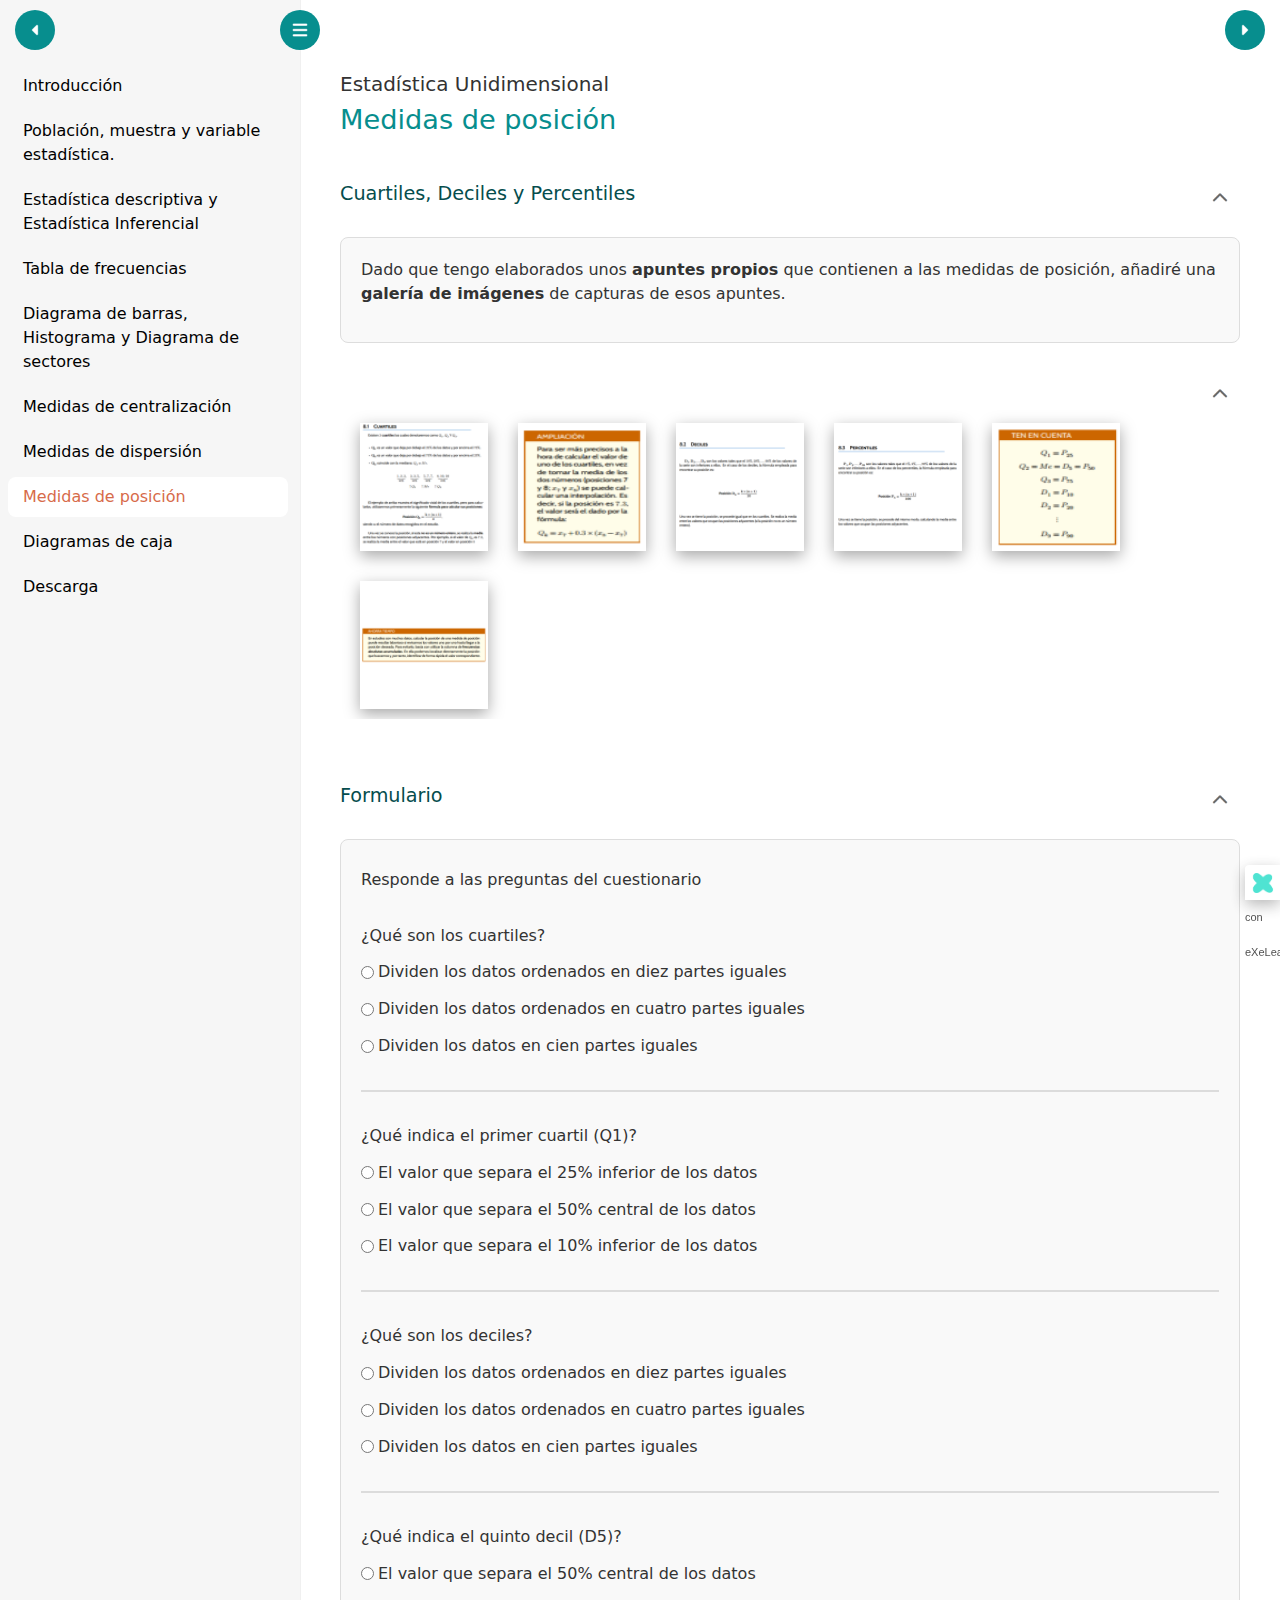
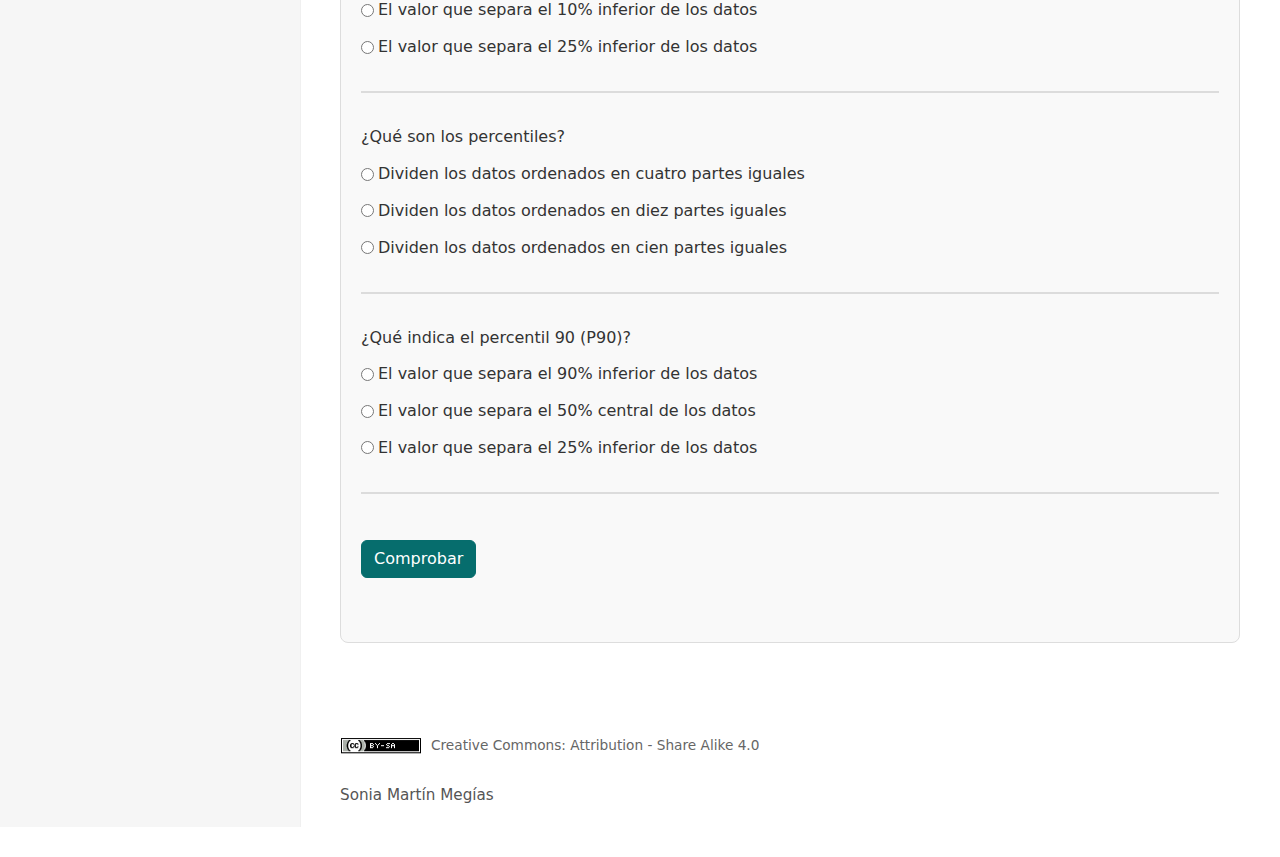
<file: html/medidas-de-posicion.html>
<!DOCTYPE html>
<html lang="es" id="exe-node-20251222142415DWAWHT">
<head>
<meta charset="utf-8">
<meta name="generator" content="eXeLearning v3.0.1">
<meta name="viewport" content="width=device-width, initial-scale=1">
<link rel="license" type="text/html" href="https://creativecommons.org/licenses/by-sa/4.0/">
<title>Medidas de posición | Estadística Unidimensional</title>
<script>document.querySelector("html").classList.add("js");</script><script src="../libs/jquery/jquery.min.js"> </script><script src="../libs/common_i18n.js"> </script><script src="../libs/common.js"> </script><script src="../libs/exe_export.js"> </script><script src="../libs/bootstrap/bootstrap.bundle.min.js"> </script><script src="../libs/exe_lightbox/exe_lightbox.js"> </script><link rel="stylesheet" href="../libs/bootstrap/bootstrap.min.css">
<link rel="stylesheet" href="../libs/exe_lightbox/exe_lightbox.css">
<script src="../idevices/text/text.js"> </script><script src="../idevices/image-gallery/image-gallery.js"> </script><script src="../idevices/image-gallery/simple-lightbox.min.js"> </script><script src="../idevices/form/form.js"> </script><link rel="stylesheet" href="../idevices/text/text.css">
<link rel="stylesheet" href="../idevices/image-gallery/image-gallery.css">
<link rel="stylesheet" href="../idevices/image-gallery/simple-lightbox.min.css">
<link rel="stylesheet" href="../idevices/form/form.css">
<link rel="stylesheet" href="../content/css/base.css">
<script src="../theme/style.js"> </script><link rel="stylesheet" href="../theme/style.css">
<link rel="icon" type="image/x-icon" href="../libs/favicon.ico">
</head>
<body class="exe-export exe-web-site" lang="es">
<script>document.body.className+=" js"</script><div class="exe-content exe-export pre-js siteNav-hidden"> <nav id="siteNav"> <ul> <li> <a href="../index.html" class="main-node no-ch">Introducción</a>
</li>
<li> <a href="../html/poblacion-muestra-y-variable-estadistica.html" class="no-ch">Población, muestra y variable estadística.</a>
</li>
<li> <a href="../html/estadistica-descriptiva-y-estadistica-inferencial.html" class="no-ch">Estadística descriptiva y Estadística Inferencial</a>
</li>
<li> <a href="../html/tabla-de-frecuencias.html" class="no-ch">Tabla de frecuencias</a>
</li>
<li> <a href="../html/diagrama-de-barras-histograma-y-diagrama-de-sectores.html" class="no-ch">Diagrama de barras, Histograma y Diagrama de sectores</a>
</li>
<li> <a href="../html/medidas-de-centralizacion.html" class="no-ch">Medidas de centralización</a>
</li>
<li> <a href="../html/medidas-de-dispersion.html" class="no-ch">Medidas de dispersión</a>
</li>
<li class="active"> <a href="../html/medidas-de-posicion.html" class="active no-ch">Medidas de posición</a>
</li>
<li> <a href="../html/diagramas-de-caja.html" class="no-ch">Diagramas de caja</a>
</li>
<li> <a href="../html/descarga.html" class="no-ch">Descarga</a>
</li>
</ul></nav><main id="20251222142415DWAWHT" class="page"> <header id="header-20251222142415DWAWHT" class="main-header"> <div class="package-header"><h1 class="package-title">Estadística Unidimensional</h1></div>
<div class="page-header"><h2 class="page-title">Medidas de posición</h2></div></header><div id="page-content-20251222142415DWAWHT" class="page-content"> <article id="20251222142415HFCXNL" class="box"> <header class="box-head no-icon"> <h1 class="box-title">Cuartiles, Deciles y Percentiles</h1>
<button class="box-toggle box-toggle-on" title="Ocultar/Mostrar contenido"> <span>Ocultar/Mostrar contenido</span></button></header><div class="box-content"> <div id="20251221025113611E25" class="idevice_node text" data-idevice-path="../idevices/text/" data-idevice-type="text" data-idevice-component-type="json"><div class="exe-text-template"><div class="textIdeviceContent">
            <div class="exe-text-activity">
                <div><p>Dado que tengo elaborados unos <strong>apuntes propios</strong> que contienen a las medidas de posición, añadiré una <strong>galería de imágenes</strong> de capturas de esos apuntes.</p><p class="clearfix"></p></div>
            </div></div></div></div>
</div></article><article id="20251222142415SWDRUU" class="box no-header"> <div class="box-head"> <button class="box-toggle box-toggle-on" title="Ocultar/Mostrar contenido"> <span>Ocultar/Mostrar contenido</span></button>
</div>
<div class="box-content"> <div id="20251221025250200R68" class="idevice_node image-gallery" data-idevice-path="../idevices/image-gallery/" data-idevice-type="image-gallery" data-idevice-component-type="json" data-idevice-json-data='{"ideviceId":"20251221025250200R68","img_0":{"img":"../content/resources/20251221025250200R68//Captura_de_pantalla_2025-12-20_213330.png","thumbnail":"../content/resources/20251221025250200R68//Captura_de_pantalla_2025-12-20_213330_thumb.png","title":"","linktitle":"","author":"","linkauthor":"","license":""},"img_1":{"img":"../content/resources/20251221025250200R68//Captura_de_pantalla_2025-12-20_213350.png","thumbnail":"../content/resources/20251221025250200R68//Captura_de_pantalla_2025-12-20_213350_thumb.png","title":"","linktitle":"","author":"","linkauthor":"","license":""},"img_2":{"img":"../content/resources/20251221025250200R68//Captura_de_pantalla_2025-12-20_213410.png","thumbnail":"../content/resources/20251221025250200R68//Captura_de_pantalla_2025-12-20_213410_thumb.png","title":"","linktitle":"","author":"","linkauthor":"","license":""},"img_3":{"img":"../content/resources/20251221025250200R68//Captura_de_pantalla_2025-12-20_213426.png","thumbnail":"../content/resources/20251221025250200R68//Captura_de_pantalla_2025-12-20_213426_thumb.png","title":"","linktitle":"","author":"","linkauthor":"","license":""},"img_4":{"img":"../content/resources/20251221025250200R68//Captura_de_pantalla_2025-12-20_213450.png","thumbnail":"../content/resources/20251221025250200R68//Captura_de_pantalla_2025-12-20_213450_thumb.png","title":"","linktitle":"","author":"","linkauthor":"","license":""},"img_5":{"img":"../content/resources/20251221025250200R68//Captura_de_pantalla_2025-12-20_213508.png","thumbnail":"../content/resources/20251221025250200R68//Captura_de_pantalla_2025-12-20_213508_thumb.png","title":"","linktitle":"","author":"","linkauthor":"","license":""}}' data-idevice-template='&lt;!-- Idevice Example template start --&gt;&lt;div class="exe-image-gallery-template"&gt;&lt;!-- Idevice content start --&gt;{content}&lt;!-- Idevice content end --&gt;&lt;/div&gt;&lt;!-- Idevice Example template end --&gt;'><!-- Idevice Example template start --><div class="exe-image-gallery-template"><!-- Idevice content start -->
            <div class="imageGallery-IDevice">
                <div class="imageGallery-body"><div id="imageContainer_0" class="imageContainer"> <a idevice-id="20251221025250200R68" title="" href="../content/resources/20251221025250200R68//Captura_de_pantalla_2025-12-20_213330.png" class="imageLink">  <div class="imageElement">   <img src="../content/resources/20251221025250200R68//Captura_de_pantalla_2025-12-20_213330_thumb.png" height="128" width="128" title="" alt="" titlelink="" author="" authorlink="" license="" licenselink=""/>  </div> </a></div><div id="imageContainer_1" class="imageContainer"> <a idevice-id="20251221025250200R68" title="" href="../content/resources/20251221025250200R68//Captura_de_pantalla_2025-12-20_213350.png" class="imageLink">  <div class="imageElement">   <img src="../content/resources/20251221025250200R68//Captura_de_pantalla_2025-12-20_213350_thumb.png" height="128" width="128" title="" alt="" titlelink="" author="" authorlink="" license="" licenselink=""/>  </div> </a></div><div id="imageContainer_2" class="imageContainer"> <a idevice-id="20251221025250200R68" title="" href="../content/resources/20251221025250200R68//Captura_de_pantalla_2025-12-20_213410.png" class="imageLink">  <div class="imageElement">   <img src="../content/resources/20251221025250200R68//Captura_de_pantalla_2025-12-20_213410_thumb.png" height="128" width="128" title="" alt="" titlelink="" author="" authorlink="" license="" licenselink=""/>  </div> </a></div><div id="imageContainer_3" class="imageContainer"> <a idevice-id="20251221025250200R68" title="" href="../content/resources/20251221025250200R68//Captura_de_pantalla_2025-12-20_213426.png" class="imageLink">  <div class="imageElement">   <img src="../content/resources/20251221025250200R68//Captura_de_pantalla_2025-12-20_213426_thumb.png" height="128" width="128" title="" alt="" titlelink="" author="" authorlink="" license="" licenselink=""/>  </div> </a></div><div id="imageContainer_4" class="imageContainer"> <a idevice-id="20251221025250200R68" title="" href="../content/resources/20251221025250200R68//Captura_de_pantalla_2025-12-20_213450.png" class="imageLink">  <div class="imageElement">   <img src="../content/resources/20251221025250200R68//Captura_de_pantalla_2025-12-20_213450_thumb.png" height="128" width="128" title="" alt="" titlelink="" author="" authorlink="" license="" licenselink=""/>  </div> </a></div><div id="imageContainer_5" class="imageContainer"> <a idevice-id="20251221025250200R68" title="" href="../content/resources/20251221025250200R68//Captura_de_pantalla_2025-12-20_213508.png" class="imageLink">  <div class="imageElement">   <img src="../content/resources/20251221025250200R68//Captura_de_pantalla_2025-12-20_213508_thumb.png" height="128" width="128" title="" alt="" titlelink="" author="" authorlink="" license="" licenselink=""/>  </div> </a></div>
                </div>
            </div><!-- Idevice content end --></div><!-- Idevice Example template end --></div>
</div></article><article id="20251222142415MMHGEB" class="box"> <header class="box-head no-icon"> <h1 class="box-title">Formulario</h1>
<button class="box-toggle box-toggle-on" title="Ocultar/Mostrar contenido"> <span>Ocultar/Mostrar contenido</span></button></header><div class="box-content"> <div id="20251221025442116ZYU" class="idevice_node form" data-idevice-path="../idevices/form/" data-idevice-type="form" data-idevice-component-type="json" data-idevice-json-data='{"ideviceId":"20251221025442116ZYU","evaluation":false,"evaluationID":"20251220234905EHAZGV","repeatActivity":true,"isScorm":0,"textButtonScorm":"Guardar la puntuación","weighted":100,"msgs":{"msgScoreScorm":"La puntuación no se puede guardar porque esta página no forma parte  de un paquete SCORM.","msgYouScore":"Tu puntuación es","msgScore":"Puntuación","msgWeight":"Peso","msgYouLastScore":"La última puntuación guardada es","msgOnlySaveScore":"¡Solo puede guardar la puntuación una vez!","msgOnlySave":"Solo puede guardar una vez","msgOnlySaveAuto":"Su puntuación se guardará después de cada pregunta. Solo puede jugar una vez.","msgSaveAuto":"Su puntuación se guardará automáticamente después de cada pregunta.","msgSeveralScore":"Puede guardar la puntuación tantas veces como quiera","msgPlaySeveralTimes":"Puede realizar esta actividad cuantas veces quiera","msgActityComply":"Ya ha realizado esta actividad.","msgUncompletedActivity":"Actividad no completada","msgSuccessfulActivity":"Actividad superada. Puntuación: %s","msgUnsuccessfulActivity":"Actividad no superada. Puntuación: %s","msgTypeGame":"Formulario","msgStartGame":"Pulse aquí para empezar","msgTime":"Tiempo por pregunta","msgSaveScore":"Guardar la puntuación","msgResult":"Resultado","msgCheck":"Comprobar","msgReset":"Reiniciar","msgShowAnswers":"Mostrar respuestas","msgTestResultPass":"¡Felicidades! Has pasado la prueba","msgTestResultNotPass":"Lo siento. Has fallado la prueba","msgTrueFalseHelp":"Di si la afirmación es verdadera o falsa","msgDropdownHelp":"Elige la respuesta correcta entre las opciones propuestas","msgFillHelp":"Rellena los espacios en blanco con la palabra apropiada","msgSingleSelectionHelp":"Opción múltiple con solo una respuesta correcta","msgMultipleSelectionHelp":"Opción múltiple con varias respuestas correctas","msgPlayStart":"Pulse aquí para empezar","msgTrue":"Verdadero","msgFalse":"Falso","msgNext":"Siguiente","msgPrevious":"Anterior","msgSuggestion":"Sugerencia"},"id":"20251221025442116ZYU","questionsRandom":false,"percentageQuestions":"100","time":"0","eXeFormInstructions":"&lt;p&gt;Responde a las preguntas del cuestionario&lt;/p&gt;","questionsData":[{"id":"1766282191353-XLZAK","activityType":"selection","baseText":"&lt;p&gt;¿Qué son los cuartiles?&lt;/p&gt;","feedbackRight":"","feedbackWrong":"","suggestion":"","wrongAnswersValue":"","selectionType":"single","answers":[[false,"Dividen los datos ordenados en diez partes iguales"],[true,"Dividen los datos ordenados en cuatro partes iguales"],[false,"Dividen los datos en cien partes iguales"]],"answer":"1","capitalization":false,"strict":false,"order":0,"customScore":1,"time":0},{"id":"1766282289049-803B0","activityType":"selection","baseText":"&lt;p&gt;¿Qué indica el primer cuartil (Q1)?&lt;/p&gt;","feedbackRight":"","feedbackWrong":"","suggestion":"","wrongAnswersValue":"","selectionType":"single","answers":[[true,"El valor que separa el 25% inferior de los datos"],[false,"El valor que separa el 50% central de los datos"],[false,"El valor que separa el 10% inferior de los datos"]],"answer":"1","capitalization":false,"strict":false,"order":0,"customScore":1,"time":0},{"id":"1766282353037-QXERR","activityType":"selection","baseText":"&lt;p&gt;¿Qué son los deciles?&lt;/p&gt;","feedbackRight":"","feedbackWrong":"","suggestion":"","wrongAnswersValue":"","selectionType":"single","answers":[[true,"Dividen los datos ordenados en diez partes iguales"],[false,"Dividen los datos ordenados en cuatro partes iguales"],[false,"Dividen los datos en cien partes iguales"]],"answer":"1","capitalization":false,"strict":false,"order":0,"customScore":1,"time":0},{"id":"1766282420039-HK9W8","activityType":"selection","baseText":"&lt;p&gt;¿Qué indica el quinto decil (D5)?&lt;/p&gt;","feedbackRight":"","feedbackWrong":"","suggestion":"","wrongAnswersValue":"","selectionType":"single","answers":[[true,"El valor que separa el 50% central de los datos"],[false,"El valor que separa el 10% inferior de los datos"],[false,"El valor que separa el 25% inferior de los datos"]],"answer":"1","capitalization":false,"strict":false,"order":0,"customScore":1,"time":0},{"id":"1766282479762-6WS8W","activityType":"selection","baseText":"&lt;p&gt;¿Qué son los percentiles?&lt;/p&gt;","feedbackRight":"","feedbackWrong":"","suggestion":"","wrongAnswersValue":"","selectionType":"single","answers":[[false,"Dividen los datos ordenados en cuatro partes iguales"],[false,"Dividen los datos ordenados en diez partes iguales"],[true,"Dividen los datos ordenados en cien partes iguales"]],"answer":"1","capitalization":false,"strict":false,"order":0,"customScore":1,"time":0},{"id":"1766282534773-QPEG2","activityType":"selection","baseText":"&lt;p&gt;¿Qué indica el percentil 90 (P90)?&lt;/p&gt;","feedbackRight":"","feedbackWrong":"","suggestion":"","wrongAnswersValue":"","selectionType":"single","answers":[[true,"El valor que separa el 90% inferior de los datos"],[false,"El valor que separa el 50% central de los datos"],[false,"El valor que separa el 25% inferior de los datos"]],"answer":"1","capitalization":false,"strict":false,"order":0,"customScore":1,"time":0}],"passRate":5,"addBtnAnswers":true,"eXeIdeviceTextAfter":"","showSlider":false}' data-idevice-template='&lt;div class="exe-form-container"&gt;{content}&lt;/div&gt;'><div class="exe-form-container"><div class="game-evaluation-ids js-hidden" data-id="20251221025442116ZYU" data-evaluationb="false" data-evaluationid="20251220234905EHAZGV"></div>
            <div id="frmMainContainer-20251221025442116ZYU" class="form-IDevice" data-id="20251221025442116ZYU">
                <div class="form-Data js-hidden">{}</div>
                <div class="form-instructions"><p>Responde a las preguntas del cuestionario</p></div>
                <div class="FRMP-GameScoreBoard" style="display:none;">
                    <div>
                        <strong><span class="sr-av">Tiempo por pregunta:</span></strong>
                        <span id="frmPTime-20251221025442116ZYU">00:00</span>
                    </div>
                </div>
                <div class="FRMP-StartGame" id="frmStartGameDiv-20251221025442116ZYU" style="display:none;">
                      <button  id="frmStartGame-20251221025442116ZYU" type="button" class="btn btn-primary">Pulse aquí para empezar</button>
                </div>
                <div class="form-body" id="frmBody-20251221025442116ZYU" style="display:block;">
                    <div class="FRMP-Questions">
                        <div id="form-questions-20251221025442116ZYU" > </div>
                        <div id="frmCover-20251221025442116ZYU" class="FRMP-Cover"> </div>
                    </div>
                    <div id="resultsContainer-20251221025442116ZYU" class="form-results-container inline">
                        <div id="form-score-20251221025442116ZYU" class="score-text">Puntuación.</div>
                        <div id="form-result-test-20251221025442116ZYU" class="score-text phrase-score"></div>
                    </div>
                    <div class="form-buttons-container inline">
                        <input id="form-button-check-20251221025442116ZYU" class="btn btn-primary" type="button" value="Comprobar"
                            data-id="20251221025442116ZYU" data-pass-rate="" />
                        <input id="form-button-reset-20251221025442116ZYU" type="button" value="Reiniciar"
                            data-id="20251221025442116ZYU" class="btn btn-primary"  style="display:none" />
                        <input id="form-button-show-answers-20251221025442116ZYU" class="btn btn-primary" type="button" value="Mostrar respuestas"
                            data-id="20251221025442116ZYU" style="display: " />

                    </div>
                </div>
                <div class="Games-BottonContainer">
                    <div class="Games-GetScore">
                        <input id="frmPSendScore-20251221025442116ZYU" type="button" value="Guardar la puntuación" class="feedbackbutton Games-SendScore" style="display:none"/> <span class="Games-RepeatActivity"></span>
                    </div>
                </div>
                <div class="form-instructions"></div>
            </div>
            <div class="questionsMedia" style="display:none"></div>
            </div></div>
</div></article>
</div></main><div class="nav-buttons"> <a href="../html/medidas-de-dispersion.html" title="Anterior" class="nav-button nav-button-left"> <span>Anterior</span></a><a href="../html/diagramas-de-caja.html" title="Siguiente" class="nav-button nav-button-right"> <span>Siguiente</span></a>
</div>
<footer id="siteFooter"><div id="siteFooterContent"> <div id="packageLicense" class="cc cc-by-sa"> <p> <span class="license-label">Licencia: </span><a href="https://creativecommons.org/licenses/by-sa/4.0/" class="license">creative commons: attribution - share alike 4.0</a></p>
</div>
<div id="siteUserFooter"> <div>Sonia Martín Megías</div>
</div>
</div></footer>
</div>
<p id="made-with-eXe"> <a href="https://exelearning.net/" target="_blank" rel="noopener"> <span>Creado con eXeLearning <span>(nueva ventana)</span></span></a></p>
</body>
</html>
</file>
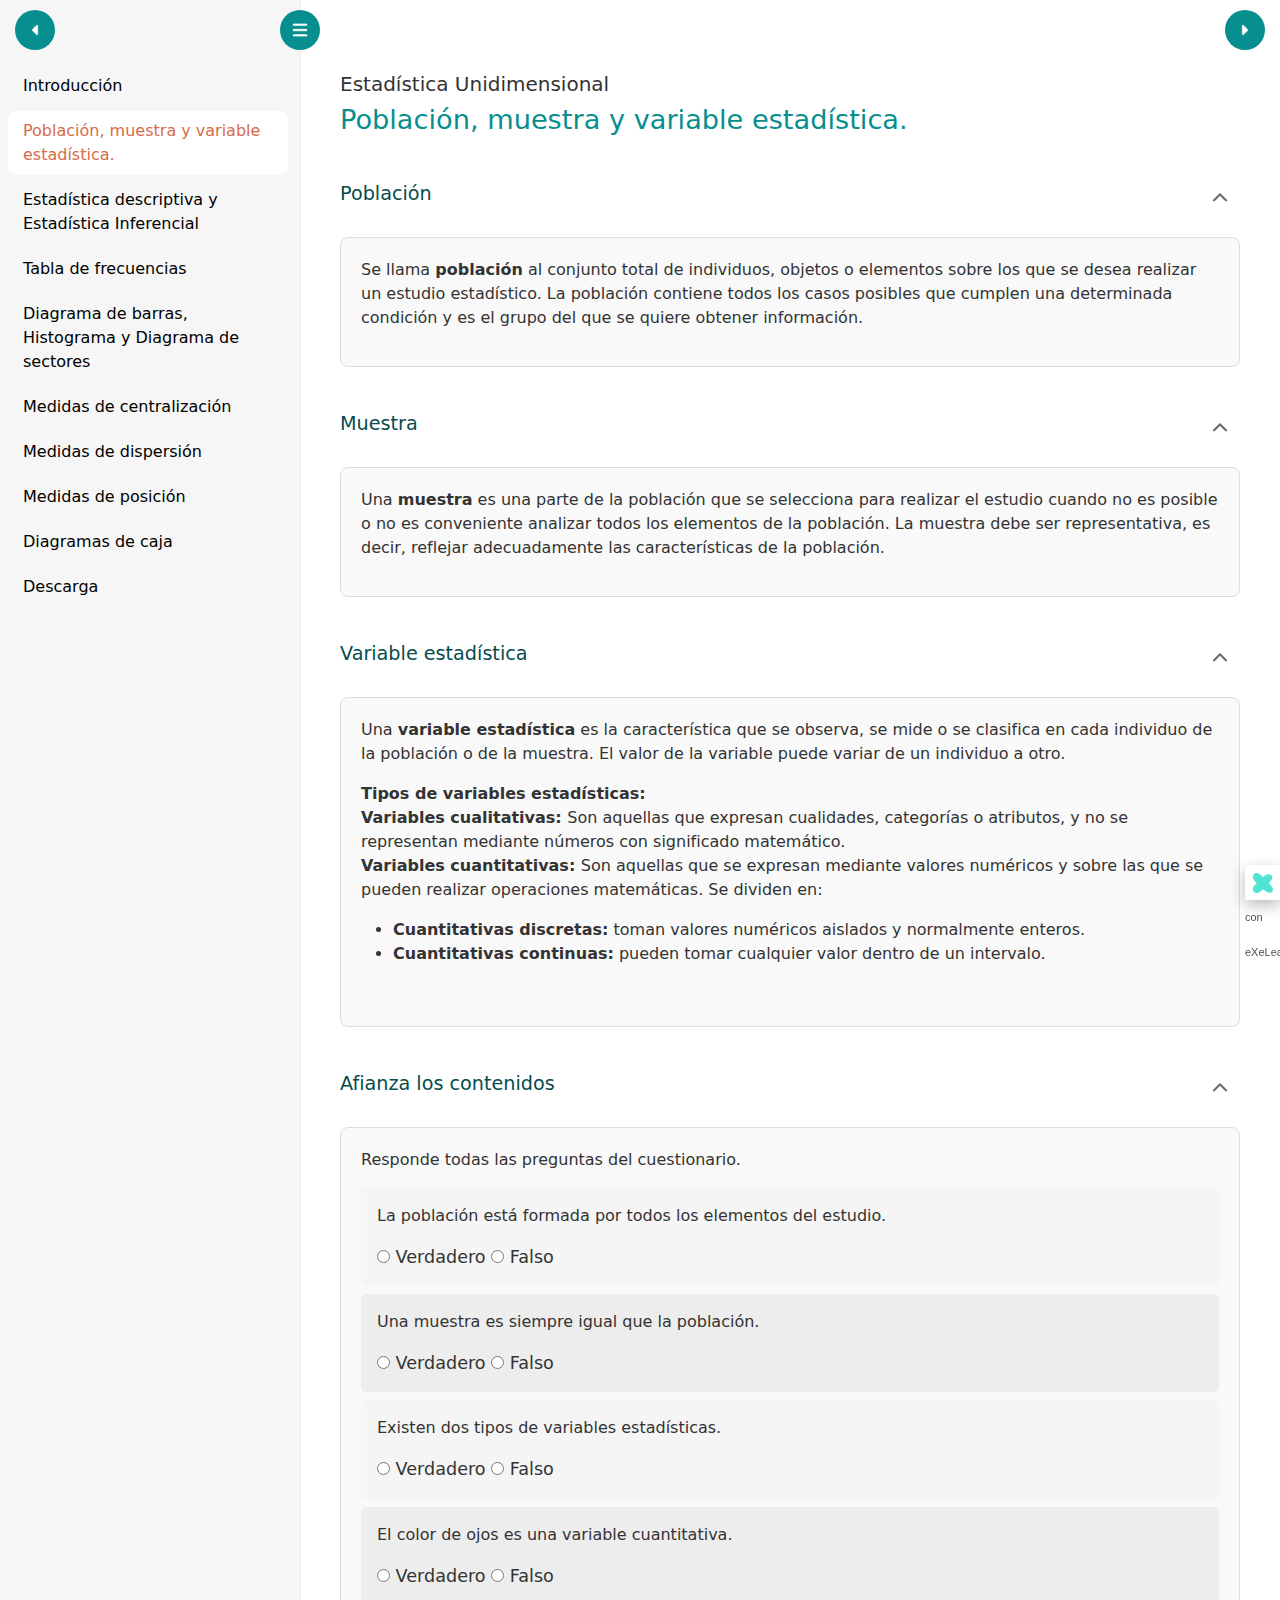
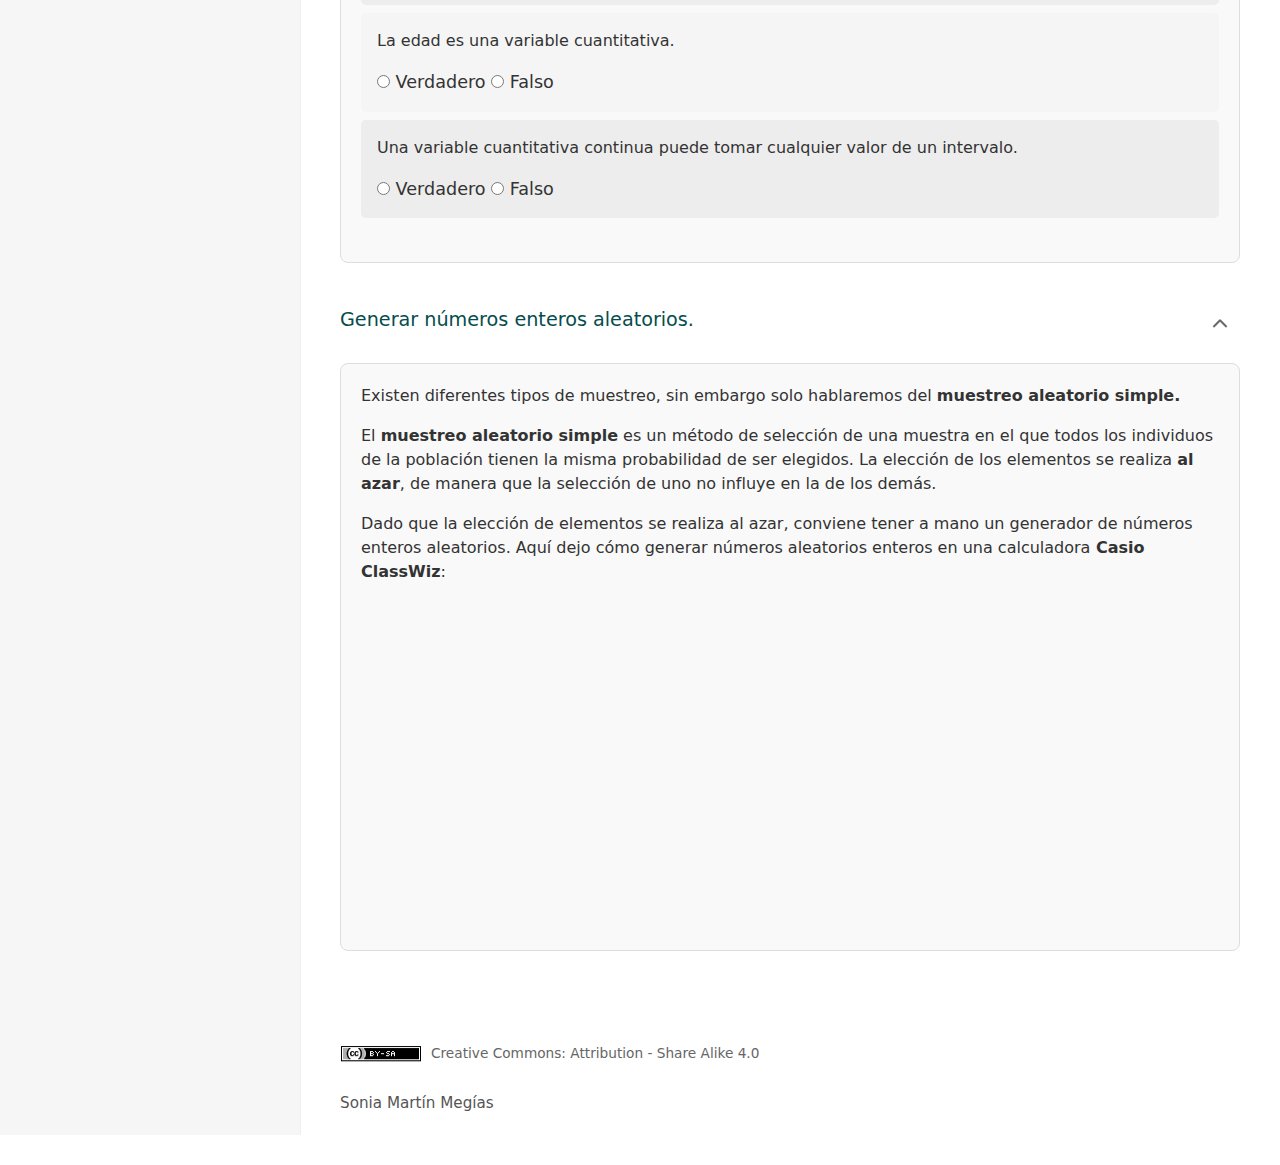
<file: html/poblacion-muestra-y-variable-estadistica.html>
<!DOCTYPE html>
<html lang="es" id="exe-node-20251222142415FJXPBY">
<head>
<meta charset="utf-8">
<meta name="generator" content="eXeLearning v3.0.1">
<meta name="viewport" content="width=device-width, initial-scale=1">
<link rel="license" type="text/html" href="https://creativecommons.org/licenses/by-sa/4.0/">
<title>Población, muestra y variable estadística. | Estadística Unidimensional</title>
<script>document.querySelector("html").classList.add("js");</script><script src="../libs/jquery/jquery.min.js"> </script><script src="../libs/common_i18n.js"> </script><script src="../libs/common.js"> </script><script src="../libs/exe_export.js"> </script><script src="../libs/bootstrap/bootstrap.bundle.min.js"> </script><link rel="stylesheet" href="../libs/bootstrap/bootstrap.min.css">
<script src="../idevices/text/text.js"> </script><script src="../idevices/trueorfalse/trueorfalse.js"> </script><link rel="stylesheet" href="../idevices/text/text.css">
<link rel="stylesheet" href="../idevices/trueorfalse/trueorfalse.css">
<link rel="stylesheet" href="../content/css/base.css">
<script src="../theme/style.js"> </script><link rel="stylesheet" href="../theme/style.css">
<link rel="icon" type="image/x-icon" href="../libs/favicon.ico">
</head>
<body class="exe-export exe-web-site" lang="es">
<script>document.body.className+=" js"</script><div class="exe-content exe-export pre-js siteNav-hidden"> <nav id="siteNav"> <ul> <li> <a href="../index.html" class="main-node no-ch">Introducción</a>
</li>
<li class="active"> <a href="../html/poblacion-muestra-y-variable-estadistica.html" class="active no-ch">Población, muestra y variable estadística.</a>
</li>
<li> <a href="../html/estadistica-descriptiva-y-estadistica-inferencial.html" class="no-ch">Estadística descriptiva y Estadística Inferencial</a>
</li>
<li> <a href="../html/tabla-de-frecuencias.html" class="no-ch">Tabla de frecuencias</a>
</li>
<li> <a href="../html/diagrama-de-barras-histograma-y-diagrama-de-sectores.html" class="no-ch">Diagrama de barras, Histograma y Diagrama de sectores</a>
</li>
<li> <a href="../html/medidas-de-centralizacion.html" class="no-ch">Medidas de centralización</a>
</li>
<li> <a href="../html/medidas-de-dispersion.html" class="no-ch">Medidas de dispersión</a>
</li>
<li> <a href="../html/medidas-de-posicion.html" class="no-ch">Medidas de posición</a>
</li>
<li> <a href="../html/diagramas-de-caja.html" class="no-ch">Diagramas de caja</a>
</li>
<li> <a href="../html/descarga.html" class="no-ch">Descarga</a>
</li>
</ul></nav><main id="20251222142415FJXPBY" class="page"> <header id="header-20251222142415FJXPBY" class="main-header"> <div class="package-header"><h1 class="package-title">Estadística Unidimensional</h1></div>
<div class="page-header"><h2 class="page-title">Población, muestra y variable estadística.</h2></div></header><div id="page-content-20251222142415FJXPBY" class="page-content"> <article id="20251222142415URAVLZ" class="box"> <header class="box-head no-icon"> <h1 class="box-title">Población</h1>
<button class="box-toggle box-toggle-on" title="Ocultar/Mostrar contenido"> <span>Ocultar/Mostrar contenido</span></button></header><div class="box-content"> <div id="20251221011607146KBA" class="idevice_node text" data-idevice-path="../idevices/text/" data-idevice-type="text" data-idevice-component-type="json"><div class="exe-text-template"><div class="textIdeviceContent">
            <div class="exe-text-activity">
                <div><p>Se llama <strong>población</strong> al conjunto total de individuos, objetos o elementos sobre los que se desea realizar un estudio estadístico. La población contiene todos los casos posibles que cumplen una determinada condición y es el grupo del que se quiere obtener información.</p><p class="clearfix"></p></div>
            </div></div></div></div>
</div></article><article id="20251222142415RJVRUV" class="box"> <header class="box-head no-icon"> <h1 class="box-title">Muestra</h1>
<button class="box-toggle box-toggle-on" title="Ocultar/Mostrar contenido"> <span>Ocultar/Mostrar contenido</span></button></header><div class="box-content"> <div id="20251221011636031R71" class="idevice_node text" data-idevice-path="../idevices/text/" data-idevice-type="text" data-idevice-component-type="json"><div class="exe-text-template"><div class="textIdeviceContent">
            <div class="exe-text-activity">
                <div><p>Una <strong>muestra</strong> es una parte de la población que se selecciona para realizar el estudio cuando no es posible o no es conveniente analizar todos los elementos de la población. La muestra debe ser representativa, es decir, reflejar adecuadamente las características de la población.</p><p class="clearfix"></p></div>
            </div></div></div></div>
</div></article><article id="20251222142415PZLXDS" class="box"> <header class="box-head no-icon"> <h1 class="box-title">Variable estadística</h1>
<button class="box-toggle box-toggle-on" title="Ocultar/Mostrar contenido"> <span>Ocultar/Mostrar contenido</span></button></header><div class="box-content"> <div id="202512210117128747ZT" class="idevice_node text" data-idevice-path="../idevices/text/" data-idevice-type="text" data-idevice-component-type="json"><div class="exe-text-template"><div class="textIdeviceContent">
            <div class="exe-text-activity">
                <div><p>Una <strong>variable estadística</strong> es la característica que se observa, se mide o se clasifica en cada individuo de la población o de la muestra. El valor de la variable puede variar de un individuo a otro.</p>
<p><strong>Tipos de variables estadísticas:</strong><br><strong>Variables cualitativas: </strong>Son aquellas que expresan cualidades, categorías o atributos, y no se representan mediante números con significado matemático.<br><strong>Variables cuantitativas: </strong>Son aquellas que se expresan mediante valores numéricos y sobre las que se pueden realizar operaciones matemáticas. Se dividen en:</p>
<ul>
<li><strong>Cuantitativas discretas:</strong> toman valores numéricos aislados y normalmente enteros.</li>
<li><strong>Cuantitativas continuas:</strong> pueden tomar cualquier valor dentro de un intervalo.<br><br></li>
</ul><p class="clearfix"></p></div>
            </div></div></div></div>
</div></article><article id="20251222142415AZIAYM" class="box"> <header class="box-head no-icon"> <h1 class="box-title">Afianza los contenidos</h1>
<button class="box-toggle box-toggle-on" title="Ocultar/Mostrar contenido"> <span>Ocultar/Mostrar contenido</span></button></header><div class="box-content"> <div id="20251221012128740LOB" class="idevice_node trueorfalse" data-idevice-path="../idevices/trueorfalse/" data-idevice-type="trueorfalse" data-idevice-component-type="json" data-idevice-json-data='{"id":"20251221012128740LOB","typeGame":"TrueOrFalse","eXeGameInstructions":"&lt;p&gt;Responde todas las preguntas del cuestionario.&lt;/p&gt;","eXeIdeviceTextAfter":"","msgs":{"msgStartGame":"Pulse aquí para empezar","msgTime":"Tiempo por pregunta","msgNoImage":"Pregunta sin imágenes","msgScoreScorm":"La puntuación no se puede guardar porque esta página no forma parte  de un paquete SCORM.","msgEndGameScore":"Antes de guardar la puntuación comience la partida.","msgOnlySaveScore":"¡Solo puede guardar la puntuación una vez!","msgOnlySave":"Solo puede guardar una vez","msgYouScore":"Su puntuación","msgAuthor":"Autoría","msgOnlySaveAuto":"Su puntuación se guardará después de cada pregunta. Solo puede jugar una vez.","msgSaveAuto":"Su puntuación se guardará automáticamente después de cada pregunta.","msgSeveralScore":"Puede guardar la puntuación tantas veces como quiera","msgYouLastScore":"La última puntuación guardada es","msgActityComply":"Ya ha realizado esta actividad.","msgPlaySeveralTimes":"Puede realizar esta actividad cuantas veces quiera","msgUncompletedActivity":"Actividad no completada","msgSuccessfulActivity":"Actividad superada. Puntuación: %s","msgUnsuccessfulActivity":"Actividad no superada. Puntuación: %s","msgTypeGame":"Verdadero o falso","msgFeedback":"Retroalimentación","msgSuggestion":"Sugerencia","msgSolution":"Solución","msgQuestion":"Pregunta","msgTrue":"Verdadero","msgFalse":"Falso","msgOk":"Correcto","msgKO":"Incorrecto","msgShow":"Mostrar","msgHide":"Ocultar","msgCheck":"Comprobar","msgReboot":"¡Prueba otra vez!","msgScore":"Puntuación","msgWeight":"Peso","msgNext":"Siguiente","msgPrevious":"Anterior"},"questionsRandom":false,"percentageQuestions":100,"isTest":false,"time":0,"questionsGame":[{"question":"&lt;p&gt;La población está formada por todos los elementos del estudio.&lt;/p&gt;","feedback":"","suggestion":"","solution":1},{"question":"&lt;p&gt;Una muestra es siempre igual que la población.&lt;/p&gt;","feedback":"","suggestion":"","solution":0},{"question":"&lt;p&gt;Existen dos tipos de variables estadísticas.&lt;/p&gt;","feedback":"","suggestion":"","solution":1},{"question":"&lt;p&gt;El color de ojos es una variable cuantitativa.&lt;/p&gt;","feedback":"","suggestion":"","solution":0},{"question":"&lt;p&gt;La edad es una variable cuantitativa.&lt;/p&gt;","feedback":"","suggestion":"","solution":1},{"question":"&lt;p&gt;Una variable cuantitativa continua puede tomar cualquier valor de un intervalo.&lt;/p&gt;","feedback":"","suggestion":"","solution":1}],"isScorm":0,"textButtonScorm":"Guardar la puntuación","repeatActivity":true,"weighted":100,"evaluation":false,"evaluationID":"20251220234905EHAZGV","showSlider":false,"ideviceId":"20251221012128740LOB"}' data-idevice-template='&lt;div class="exe-trueorfalse-container"&gt;{content}&lt;/div&gt;'><div class="exe-trueorfalse-container">
    <div class="game-evaluation-ids js-hidden" data-id="20251221012128740LOB" data-evaluationb="false" data-evaluationid="20251220234905EHAZGV"></div>
        <div class="TOFP-instructions"><p>Responde todas las preguntas del cuestionario.</p></div>
        <div class="TOFP-MainContainer" data-instance="20251221012128740LOB" id="tofPMainContainer-20251221012128740LOB">
            <div class="TOFP-GameContainer" id="tofPGameContainer-20251221012128740LOB">
                <div class="TOFP-GameScoreBoard TOFP-EHidden">
                    <div class="TOFP-TimeNumber">
                        <strong><span class="sr-av">Tiempo por pregunta:</span></strong>
                        <p id="tofPPTime-20251221012128740LOB" class="TOFP-PTime">00:00:</p>
                    </div>
                </div>
                <div class="TOFP-MessgeDiv" id="tofPMessageDiv-20251221012128740LOB">
                    <div class="TOFP-Message" id="tofPMessage-20251221012128740LOB"></div>
                </div>
                <div class="TOFP-StartGameDiv TOFP-EHidden" id="tofPStartGameDiv-20251221012128740LOB">
                    <button  id="tofPStartGame-20251221012128740LOB" type="button" class="btn btn-primary">Pulse aquí para empezar</button>
                </div>
                <div class="TOFP-Multimedia " id="tofPMultimedia-20251221012128740LOB">
                </div>
                <div class="TOFP-CheckTestDiv TOFP-EHidden" id="tofPCheckTestDiv-20251221012128740LOB">
                    <button id="tofPCheckTest-20251221012128740LOB" type="button" class="btn btn-primary">Comprobar</button>
                    <button id="tofRebootTest-20251221012128740LOB" type="button" class="btn btn-primary TOFP-EHidden">¡Prueba otra vez!</button>
                </div>
        </div> 
        <div class="Games-BottonContainer">
            <div class="Games-GetScore">
                <input id="tofPSendScore-20251221012128740LOB" type="button" value="Guardar la puntuación" class="feedbackbutton Games-SendScore" style="display:none"/> <span class="Games-RepeatActivity"></span>
            </div>
        </div>
        <div class="TOFP-After"></div>
        <div class="questionsMedia" style="display:none"></div></div></div>
</div></article><article id="20251222142415PYYOOA" class="box"> <header class="box-head no-icon"> <h1 class="box-title">Generar números enteros aleatorios.</h1>
<button class="box-toggle box-toggle-on" title="Ocultar/Mostrar contenido"> <span>Ocultar/Mostrar contenido</span></button></header><div class="box-content"> <div id="20251221012549867VQE" class="idevice_node text" data-idevice-path="../idevices/text/" data-idevice-type="text" data-idevice-component-type="json"><div class="exe-text-template"><div class="textIdeviceContent">
            <div class="exe-text-activity">
                <div><p>Existen diferentes tipos de muestreo, sin embargo solo hablaremos del <strong>muestreo aleatorio simple.</strong></p>
<p>El <strong>muestreo aleatorio simple</strong> es un método de selección de una muestra en el que todos los individuos de la población tienen la misma probabilidad de ser elegidos. La elección de los elementos se realiza <strong>al azar</strong>, de manera que la selección de uno no influye en la de los demás.</p>
<p>Dado que la elección de elementos se realiza al azar, conviene tener a mano un generador de números enteros aleatorios. Aquí dejo cómo generar números aleatorios enteros en una calculadora<strong> Casio ClassWiz</strong>:</p>
<p><iframe width="560" height="314" style="display: block; margin-left: auto; margin-right: auto; width: 560px; height: 314px;" src="https://www.youtube.com/embed/2Et7ClWQf5s" allowfullscreen="allowfullscreen"></iframe></p>
<p></p><p class="clearfix"></p></div>
            </div></div></div></div>
</div></article>
</div></main><div class="nav-buttons"> <a href="../index.html" title="Anterior" class="nav-button nav-button-left"> <span>Anterior</span></a><a href="../html/estadistica-descriptiva-y-estadistica-inferencial.html" title="Siguiente" class="nav-button nav-button-right"> <span>Siguiente</span></a>
</div>
<footer id="siteFooter"><div id="siteFooterContent"> <div id="packageLicense" class="cc cc-by-sa"> <p> <span class="license-label">Licencia: </span><a href="https://creativecommons.org/licenses/by-sa/4.0/" class="license">creative commons: attribution - share alike 4.0</a></p>
</div>
<div id="siteUserFooter"> <div>Sonia Martín Megías</div>
</div>
</div></footer>
</div>
<p id="made-with-eXe"> <a href="https://exelearning.net/" target="_blank" rel="noopener"> <span>Creado con eXeLearning <span>(nueva ventana)</span></span></a></p>
</body>
</html>
</file>
<file: idevices/text/text.css>
/* Text iDevice (export CSS) */
.exe-text-activity div.inline {
    display: flex;
}

.exe-text-activity div.inline dt {
    margin: 0 0 0 auto;
}

.exe-text-activity div.inline dd {
    margin-left: 10px;
}

.idevice_node.text .iDevice_buttons.feedback-button {
    margin-bottom: 1em;
}
</file>
<file: idevices/download-source-file/download-source-file.css>
/* Download Package iDevice */
/*
	Creative Commons icons downloaded from https://creativecommons.org/about/downloads/
	The contents of the https://creativecommons.org/ site is licensed under a Creative Commons Attribution 4.0 International license.
*/
.exe-download-package-instructions .exe-table {
	caption-side: top;
	margin: 0 auto 1em auto;
}
.exe-download-package-instructions .exe-table caption {
	font-size: 1.2em;
	margin-bottom: 0.5em;
}
.exe-download-package-link {
	text-align: center;
	margin-top: 3em !important;
	margin-bottom: 2em;
}
.exe-content .exe-download-package-link a {
	padding: 0.5em 1em;
	border-radius: 5px;
	background: #5a7f0c;
	color: #fff;
	text-decoration: none;
}
.exe-download-package-link a:hover,
.exe-download-package-link a:focus {
	text-decoration: underline;
}
.exe-download-package-instructions a.cc span {
	display: inline-block;
	background: url(download-package-licenses.png) no-repeat 0 0;
	width: 90px;
	height: 15px;
	vertical-align: middle;
}
.exe-download-package-instructions a.cc-by-sa span {
	background-position: 0 -20px;
}
.exe-download-package-instructions a.cc-by-nd span {
	background-position: 0 -40px;
}
.exe-download-package-instructions a.cc-by-nc span {
	background-position: 0 -60px;
}
.exe-download-package-instructions a.cc-by-nc-sa span {
	background-position: 0 -80px;
}
.exe-download-package-instructions a.cc-by-nc-nd span {
	background-position: 0 -100px;
}
</file>
<file: content/css/base.css>
.exe-content{
  background: #fff;
}

.exe-content .page-title{
  font-size: 1.45em;
}

.exe-content .box{
  margin-top: 20px;
  border: 1px solid #dbdbdb;
}

.exe-content .box-head {
  border-bottom: 1px solid #dbdbdb;
}

.exe-export .no-header .box-head {
  border-bottom: 0;
}

.exe-content .box-head .box-title {
  margin: 0;
  font-size: 1.2em;
}

.exe-content a{
  color: #5a7f0c;
}

.exe-content a:hover,
.exe-content a:focus{
  color: #71a300;
}

.exe-content h2{
  font-size: 1.45em;
}
.exe-content h3{
  font-size: 1.35em;
}
.exe-content h4{
  font-size: 1.25em;
}
.exe-content h5{
  font-size: 1.15em;
}

.exe-content a {
    text-decoration: none
}

.exe-content a:hover,
.exe-content a:focus {
    text-decoration: underline
}

@media print {
    .external-iframe-src {
        display: block !important;
        margin: 2em 0;
        font-size: .95em;
        text-align: center
    }

    #made-with-eXe {
        display: none
    }
}

.external-iframe {
    border: 0
}

.pre-code {
    background: #112C4A;
    color: #E7ECF1;
    font-family: Monaco, Courier, monospace;
    border-radius: 9px;
    font-size: 12px;
    margin: 2em 1em;
    overflow: auto;
    padding: 20px
}

.exe-dl {
    margin-bottom: 2em;
    margin-left: 1.5em
}

.exe-dl dt {
    font-weight: bold
}

.exe-dl dd {
    margin: 1em 1.5em
}

.js .exe-dl dt {
    margin: 1.2em 0 0 0
}

.exe-dl dt a {
    text-decoration: underline
}

.exe-dl .icon {
    font-family: Arial, sans-serif;
    display: block;
    width: 20px;
    height: 20px;
    font-size: 16px;
    margin-right: 1em;
    line-height: 20px;
    text-align: center;
    float: left;
    border-radius: 2px;
    position: relative
}

@media all and (min-width: 1px) {
    .exe-dl dt a {
        align-items: center;
        display: flex;
        text-decoration: none
    }

    .exe-dl .icon {
        height: 18px;
        line-height: 18px;
        width: 18px;
        padding: 1px;
        font: 18px monospace;
        font-weight: bold;
        display: flex;
        justify-content: center;
        align-items: center
    }
}

.exe-dl-toggler {
    height: 20px;
    margin: 1.5em
}

.exe-dl-toggler a {
    margin-left: 0;
    font-weight: bold
}

.js .exe-dl dd {
    display: none;
    padding-left: 0;
    margin: 1em 1em 1em 37px
}

/* Math */
.exe-math {
    display: block;
    margin: 2em 0
}

.exe-math,
.MathJax_Display {
    text-align: left !important
}

.exe-math.position-center,
.position-center .MathJax_Display,
[style*="text-align: center"] .MathJax_Display {
    text-align: center !important
}

.exe-math.position-right,
.position-right .MathJax_Display,
[style*="text-align: right"] .MathJax_Display {
    text-align: right !important
}

.js .show-image .exe-math-code,
.js .show-code .exe-math-img {
    display: none
}

.exe-math-links {
    font-size: .85em
}

.exe-math-inline {
    display: inline;
    margin: 0 .1em !important
}

/* TinyMCE: Images and media */
.exe-figure {
    margin: 2em 0;
    max-width: 100%
}

.exe-figure img {
    display: block;
    position: relative;
    z-index: 0
}

figure.exe-media {
    margin: 2em 0
}

.position-center {
    display: block;
    margin: 2em auto
}

.position-right {
    display: block;
    margin: 2em 0 2em auto
}

.position-left {
    display: block;
    margin: 2em auto 2em 0
}

.float-left {
    float: left;
    margin: .5em 2em 1em 0
}

.float-right {
    float: right;
    margin: .5em 0 1em 2em
}

/* Media elements (video, audio, iframe, embed) with alignment classes */
video.position-left,
audio.position-left,
iframe.position-left,
embed.position-left {
    display: block;
    margin: 2em auto 2em 0
}

video.position-center,
audio.position-center,
iframe.position-center,
embed.position-center {
    display: block;
    margin: 2em auto
}

video.position-right,
audio.position-right,
iframe.position-right,
embed.position-right {
    display: block;
    margin: 2em 0 2em auto
}

video.float-left,
audio.float-left,
iframe.float-left,
embed.float-left {
    float: left;
    margin: .5em 2em 1em 0
}

video.float-right,
audio.float-right,
iframe.float-right,
embed.float-right {
    float: right;
    margin: .5em 0 1em 2em
}

.figcaption {
    padding-top: .2em;
    position: relative;
    z-index: 1
}

.figcaption.header {
    padding-top: 0;
    padding-bottom: .2em;
    position: relative;
    z-index: 1
}

/* TinyMCE templates */
.exe-layout-2-cols,
.exe-layout-3-cols {
    width: 100%
}

.exe-col{
    box-sizing: content-box;
}

.exe-layout-2-cols .exe-col {
    float: left;
    width: 49%
}

.exe-layout-2-cols .exe-col-1 {
    padding-right: 1%
}

.exe-layout-2-cols .exe-col-2 {
    padding-left: 1%
}

.exe-layout-2-30-70 .exe-col {
    width: 69%
}

.exe-layout-2-30-70 .exe-col-1 {
    width: 29%
}

.exe-layout-2-70-30 .exe-col {
    width: 29%
}

.exe-layout-2-70-30 .exe-col-1 {
    width: 69%
}

.exe-layout-3-cols .exe-col {
    float: left;
    width: 32%
}

.exe-layout-3-cols .exe-col-1,
.exe-layout-3-cols .exe-col-2 {
    padding-right: 2%
}

pre.mermaid {
    margin: 1.5em 0;
    text-align: center;
}

/* Blocks */
.exe-block-warning {
    background: #FCF8E3;
    color: #796034;
    border: 1px solid #FAEBCC;
    padding: 0 1em;
    border-radius: 4px
}

p.exe-block-warning {
    padding: 1em
}

.exe-block-alert {
    background: #ffc;
    color: #855000;
    border: 1px solid #FFF099;
    padding: 0 1em;
    border-radius: 4px
}

p.exe-block-alert {
    padding: 1em
}

.exe-block-danger {
    background: #FEF0EF;
    color: #973C3B;
    border: 1px solid #F3DADD;
    padding: 0 1em;
    border-radius: 4px
}

p.exe-block-danger {
    padding: 1em
}

.exe-block-info {
    background: #E1F1F9;
    color: #2B627D;
    border: 1px solid #C9EDF4;
    padding: 0 1em;
    border-radius: 4px
}

p.exe-block-info {
    padding: 1em
}

.exe-block-success {
    background: #E5F3E0;
    color: #336634;
    border: 1px solid #DEEDD1;
    padding: 0 1em;
    border-radius: 4px
}

p.exe-block-success {
    padding: 1em
}

.exe-content .exe-block-warning a,
.exe-content .exe-block-warning a:hover,
.exe-content .exe-block-warning a:focus {
    color: #4F360A
}

.exe-content .exe-block-alert a,
.exe-content .exe-block-alert a:hover,
.exe-content .exe-block-alert a:focus {
    color: #5B2600
}

.exe-content .exe-block-danger a,
.exe-content .exe-block-danger a:hover,
.exe-content .exe-block-danger a:focus {
    color: #6D1211
}

.exe-content .exe-block-info a,
.exe-content .exe-block-info a:hover,
.exe-content .exe-block-info a:focus {
    color: #063853
}

.exe-content .exe-block-success a,
.exe-content .exe-block-success a:hover,
.exe-content .exe-block-success a:focus {
    color: #093C0A
}

div.exe-block-warning,
div.exe-block-alert,
div.exe-block-danger,
div.exe-block-info,
div.exe-block-success {
    margin: 1em 0
}

/* RTL support */
body [dir='rtl'] {
    text-align: start
}

/* Autoclear */
.exe-content .idevice_body,
.exe-clear {
    overflow: auto
}

/* JavaScript on/offf */
.js-hidden {
    display: none;
}

.exe-hidden,
.js-required,
.js .js-hidden,
.exe-mindmap-code {
    display: none
}

.js .js-required {
    display: block
}

.box-toggle {
    display: none;
}

.js .box-toggle {
    display: inline-block;
}

.sr-av,
.js .js-sr-av,
.exe-hidden-accessible,
.js .exe-tooltip-text {
    position: absolute;
    overflow: hidden;
    clip: rect(0 0 0 0);
    clip: rect(0, 0, 0, 0);
    height: 0
}

/* Tables */
.exe-table {
    margin: 2em auto;
    max-width: 100%;
    border: 1px solid #CCC;
    border-collapse: collapse;
    border-spacing: 0
}

.exe-table tr {
    background: #fff
}

.exe-table caption {
    padding: .5em 0;
    text-align: center;
    font-style: italic;
    caption-side: top;
}

.exe-table td,
.exe-table th {
    border: 1px solid #CCC;
    margin: 0;
    padding: 0.5em 1em
}

.exe-table thead {
    background: #ddd;
    color: #000;
    text-align: left
}

.exe-table tr:nth-child(2n-1) td,
.exe-table tbody tr:nth-child(2n-1) th {
    background: #F4F4F4
}

.exe-table tbody tr:nth-child(2n) th {
    background: #F4F4F4
}

.exe-table tbody tr:nth-child(2n-1) th {
    background: #E4E4E4
}

.exe-table thead+tbody tr:nth-child(2n) th {
    background: #fff
}

.exe-table thead+tbody tr:nth-child(2n-1) th {
    background: #F4F4F4
}

.exe-table-minimalist {
    margin: 2em auto;
    border-collapse: collapse
}

.exe-table-minimalist tr {
    background: #fff
}

.exe-table-minimalist thead th {
    color: #000;
    padding: .6em 1.5em .6em .8em;
    border-bottom: 2px solid #CCC;
    text-align: left
}

.exe-table-minimalist td,
.exe-table-minimalist tbody th {
    border-bottom: 1px solid #ccc;
    color: #555;
    padding: .5em 1.5em .5em .8em
}

.exe-table-minimalist tbody tr:hover td,
.exe-table-minimalist tbody tr:hover th {
    color: #222
}

.exe-table-minimalist tr:nth-child(2n-1) td,
.exe-table-minimalist tbody tr:nth-child(2n-1) th {
    background: #F9F9F9
}

.exe-table-minimalist caption {
    text-align: center;
    font-style: italic;
    border-bottom: 2px solid #CCC;
    padding: .6em 0
}

/* Responsive tables */
.exe-table-responsive {
    display: block;
    overflow-x: auto;
    border: none
}

.exe-table-responsive,
.exe-table-responsive th,
.exe-table-responsive tr,
.exe-table-responsive td {
    width: auto !important
}

/* Tooltips */
body .qtip {
    font-size: .85em;
    line-height: 1.5em
}

.qtip .exe-tooltip-text {
    position: relative;
    overflow: auto;
    clip: auto;
    height: auto
}

/* Structured lists */
ol.auto-numbered {
    counter-reset: item
}

.auto-numbered ol {
    counter-reset: item
}

.auto-numbered li {
    display: block
}

.auto-numbered li:before {
    content: counters(item, ".") ".- ";
    counter-increment: item
}

/* Blockquote + Cite */
.exe-quote-cite cite {
    display: block;
    text-align: right;
    margin-top: -.5em
}

/* File information */
.exe-link-data {
    font-size: .8em;
    margin: 0 .2em
}

.exe-link-data abbr {
    cursor: help
}

/* Quote With Authorship */
.styled-qc {
    font-family: Georgia, serif;
    font-style: italic;
    margin: 1.5em 2.5em;
    padding: 0.25em 3.5em;
    position: relative
}

.styled-qc:before {
    display: block;
    content: "\201C";
    font-size: 5em;
    position: absolute;
    left: 0;
    top: -20px
}

/* Responsive design */
iframe,
object,
embed {
    max-width: 100%
}

img,
video {
    max-width: 100%;
    height: auto
}

@media all and (max-width: 992px) {
    .exe-layout-3-cols .exe-col {
        float: none;
        width: 100%;
        padding: 0
    }

    .exe-layout-3-cols .exe-col .exe-figure {
        margin: 1em auto
    }
}

@media all and (max-width: 780px) {
    .styled-qc {
        margin: 1.5em .5em
    }

    .exe-layout-2-cols .exe-col {
        float: none;
        width: 100%;
        padding: 0
    }

    .exe-layout-2-cols .exe-col .exe-figure {
        margin: 1em auto
    }
}

/* Made with eXeLearning */
#made-with-eXe {
    margin: 0;
    position: fixed;
    bottom: 0;
    right: 0
}

#made-with-eXe a {
    text-decoration: none;
    box-shadow: rgba(0, 0, 0, 0.35) 0px 5px 15px;
    border-top-left-radius: 4px;
    color: #222;
    font-size: 11px;
    font-family: Arial, sans-serif;
    line-height: 35px;
    width: 35px;
    height: 35px;
    background: #fff url(../img/exe_powered_logo.png) no-repeat 3px 50%;
    display: block;
    background-size: auto 20px;
    text-decoration: none;
    transition: .5s;
    opacity: .8
}

#made-with-eXe span {
    padding-left: 35px;
    padding-right: 5px
}

#made-with-eXe span span {
    position: absolute;
    overflow: hidden;
    clip: rect(0 0 0 0);
    clip: rect(0, 0, 0, 0);
    height: 0
}

#made-with-eXe a:hover {
    width: auto;
    padding: 0 5px;
    background-position: 5px 50%;
    opacity: 1
}

/* Search bar */
#exe-client-search-reset {
    display: none;
}
#exe-client-search-reset.visible {
    display: inline;
}

/* Box toggler */
.exe-export article.minimized .box-content{
    display: none;
}

/* BOX no visible */
.exe-export article.novisible.box{
    display: none  !important;
}

/* iDevice no visible */
.exe-export article.box .idevice_node.novisible{
    display: none  !important;
}

/* Teacher mode */
html:not(.mode-teacher) .js .teacher-only {
    display: none !important;
}
</file>
<file: theme/style.css>
/* Default style (to review) */

body.exe-export {
    padding: 1em 0;
}

body.exe-web-site {
    padding: 0;
}

.exe-content a {
    color: #d76b4a;
}
.exe-content a:hover,
.exe-content a:focus {
    color: #993d28;
}

#node-content-container.exe-content #node-content {
    padding-top: 20px;
    padding-bottom: 20px;
    max-width: 1280px;
    margin: 0 auto;
    display: block;
}

.exe-content {
    color: #333;
    background-color: #fff;
}

.js .exe-export .exe-content {
    min-height: 100vh;
}

.js .in-iframe .exe-content {
    min-height: 0;
}

.exe-content .package-title {
    font-size: 1.25rem;
    font-weight: 300;
}

.exe-content .page-title {
    color: #078e8e;
    font-size: 1.7rem;
    text-align: left;
}

.exe-single-page .package-header h1 {
    color: #333;
    font-size: 1.25rem;
    font-weight: 300;
    text-align: left;
    margin-bottom: 2em;
}

.exe-single-page .package-node {
    margin-bottom: 3.5em;
}

.exe-single-page .package-subtitle {
    top: -2.1em;
}

.exe-single-page main.page > section {
    min-height: 4em;
}

.exe-content .box {
    margin: 20px 0;
    border: none;
    background-color: #fff;
}

.exe-web-site .exe-content .box {
    margin: 40px 0;
}

.exe-content .box-head {
    border-bottom: 0;
}

#node-content-container.exe-content .box {
    border: 1px dotted #ddd;
}
#node-content-container.exe-content .box.hidden-idevices {
    border-style: solid;
}

.exe-content .box header {
    min-height: 60px;
}

.exe-content .box-title {
    color: #054d4d;
    font-size: 1.5rem;
}

.exe-content .box-head .exe-icon {
    float: left;
}

.exe-web-site .page-content,
#exe-client-search,
.exe-web-site main > header,
.exe-web-site #siteFooterContent,
.exe-export .exe-content {
    max-width: 1280px;
    padding: 0 20px;
    margin: 0 auto;
}

.exe-web-site .exe-content {
    max-width: none;
    padding: 0;
}

.exe-export main {
    padding-top: 1.5em;
}
.exe-web-site main {
    padding-top: 4.5em;
}

/* siteNav */
#siteNav {
    float: left;
    background: #f6f6f6;
    _border-right: 1px solid #f0f0f0;
    width: 300px;
    padding-top: 66px;
    padding-left: 8px;
}
.exe-web-site .exe-content {
    box-shadow: 
        inset 300px 0 0 0 #f6f6f6,
        inset 301px 0 0 0 #f0f0f0;
}
#siteFooter {
    margin-bottom: 2em;
    color: #555;
    font-size: 0.95em;
}
#siteNav .other-section {
    display: none;
}
#sidebar-nav.fixed {
    position: fixed;
}
body.siteNav-off #siteNav {
    display: none;
}
body.siteNav-off .exe-content {
    box-shadow: none;
}
.exe-web-site main.page {
    padding-top: 4.5em;
    padding-left: 320px;
    padding-right: 20px;
    /* min-height: calc(100vh - 300px); */
}
.exe-web-site #siteFooter {
    padding:  20px 20px 20px 320px;
}
body.siteNav-off main.page,
body.siteNav-off #siteFooter {
    padding-left: 20px;
}
#siteNav ul {
    margin: 0;
    padding: 0;
    list-style: none;
}
#siteNav ul ul {
    margin-top: 5px;
}

#siteNav li {
    margin: 0 0 5px 0;
    padding: 0;
    list-style: none;
}

#siteNav a {
    color: #000;
    display: block;
    padding: 8px 15px;
    border-radius: 8px;
    max-width: 280px;
    transition: background-color 0.5s ease;
}

#siteNav a.active {
    background: #fff;
    color: #d76b4a;
}

#siteNav a.highlighted-link {
    color: #d76b4a;
    background: #ededed;
}

#siteNav a.highlighted-link:hover,
#siteNav a.highlighted-link:focus {
    background: #fff;
}

#siteNav a:hover {
    background: #f2f2f2;
    text-decoration: none;
}

#siteNav ul ul a {
    padding-left: 35px;
    font-size: 0.95em;
}

#siteNav ul ul ul a {
    padding-left: 55px;
    font-size: 0.9em;
}

#siteNav ul ul ul ul a {
    padding-left: 75px;
}
/* pagination */
.nav-buttons .nav-button,
button.toggler {
    position: fixed;
    top: 10px;
    left: 15px;
    display: block;
    width: 40px;
    height: 40px;
    background: #078e8e url(img/icons.png) no-repeat 0 0;
    background-size: auto 40px;
    border-radius: 50%;
    z-index: 999;
    border: 0;
    transition: background-color 0.5s ease;
}
.nav-buttons span.nav-button {
    cursor: not-allowed;
    background-color: #b7b7b7;
}
.nav-buttons .nav-button-left {
    background-position: -80px 0;
}
.nav-buttons .nav-button-right {
    background-position: -120px 0;
}
button#searchBarTogger {
    background-position: -40px 0;
    display: none;
}

.exe-search-on #searchBarTogger {
    display: inline;
}

button#siteNavToggler {
    left: 280px;
}
button#searchBarTogger {
    left: 330px;
}
body.siteNav-off button#siteNavToggler {
    left: 65px;
}
body.siteNav-off button#searchBarTogger {
    left: 115px;
}
.nav-buttons a:hover,
.nav-buttons a:focus,
button.toggler:hover,
button.toggler:focus {
    background-color: #066d6d;
    border-color: #066d6d;
}
.nav-buttons .nav-button span,
.box-toggle span,
#exe-client-search-reset span,
#packageLicense .license-label {
    position: absolute;
    clip: rect(1px 1px 1px 1px); /* IE6, IE7 */
    clip: rect(1px, 1px, 1px, 1px);
}
.package-subtitle {
    font-size: .95em;
    color: #666;
    position: relative;
    top: -.15em;
}
.nav-buttons .nav-button-right {
    left: auto;
    right: 15px;
}
/* Box toggler */
.exe-export .box {
    position: relative;
}
.exe-export .box-toggle {
    width: 40px;
    height: 40px;
    background: url(img/icons.png) no-repeat -200px 0;
    background-size: auto 40px;
    border-radius: 50%;
    border: 0;
    position: absolute;
    top: 0;
    right: 0;
    opacity: 0.6;
}
.exe-export .box-head:hover .box-toggle,
.exe-export .box-toggle:focus {
    opacity: 1;
}

.exe-export .no-header .box-toggle {
    top: -10px;
}

.exe-export .minimized .box-toggle {
    background-position: -160px 0;
}

#node-content-container.exe-content .box-head .exe-icon {
    width: 60px;
    height: 60px;
    font-size: 40px;
}

#node-content-container.exe-content .box-head .exe-icon img {
    height: 40px;
}

.exe-export .box-icon img {
    display: block;
    float: left;
    margin-right: 10px;
}

.exe-export .box-icon img {
    width: 40px;
    height: auto;
}

.exe-export .box-title {
    padding-top: 5px;
}

.exe-export .box.minimized .box-head {
    border-bottom: 1px solid #ddd;
}

.exe-export .box.no-header.minimized .box-head {
    border-color: #fff;
}

.exe-export .box .box-content {
    background: #f9f9f9;
    border: 1px solid #ddd;
    padding: 20px;
    border-radius: 8px;
    overflow: auto;
}

.exe-export .box.no-header .box-content {
    background: none;
    border: none;
    padding: 20px 0;
}
/* Search bar */
#exe-client-search {
    display: none;
    margin-bottom: 30px;
}
#exe-client-search-text {
    max-width: 80%;
    max-width: calc(100% - 90px);
    display: inline;
}
#exe-client-search-submit {
    text-indent: -999em;
    background: #078e8e url(img/icons.png) no-repeat -41px -1px;
    background-size: auto 40px;
    width: 38px;
    height: 38px;
    border: none;
    border-radius: 4px;
}
#exe-client-search-reset.visible {
    background: url(img/icons.png) no-repeat -242px -1px;
    background-size: auto 40px;
    width: 38px;
    height: 38px;
    display: inline-block;
    vertical-align: middle;
    position: relative;
    top: -3px;
    left: -5px;
    opacity: 0.6;
    border-radius: 4px;
}
#exe-client-search-reset:hover,
#exe-client-search-reset:focus {
    opacity: 1;
}
#exe-client-search-submit:hover,
#exe-client-search-submit:focus {
    background-color: #066d6d;
}
#exe-client-search-results-list ul,
#exe-client-search-results-list li {
    margin: 2em 0;
    padding: 0;
    list-style: none;
}
#exe-client-search-results-list li {
    margin: 0 0 1em 0;
}
#exe-client-search-results-list p {
    margin-top: 2em;
}

/* Licenses */
#packageLicense {
    text-align: left;
    font-size: 0.9em;
    color: #555;
    line-height: 1em;
    margin: 2.5em 0 2em 0;
    border: 1px solid transparent;
    border-radius: 2px;
}
#packageLicense p {
    margin: 0;
}
#packageLicense a {
    color: #666;
    text-transform: capitalize;
    display: inline-block;
    white-space: nowrap;
    text-overflow: ellipsis;
    max-width: 100%;
    overflow: hidden;
    line-height: 15px;
}
#packageLicense a:hover,
#packageLicense a:focus {
    text-decoration: none;
    color: #d76b4a;
}
#packageLicense.propietary {
    position: absolute;
    overflow: hidden;
    clip: rect(0, 0, 0, 0);
    height: 0;
}
#packageLicense.cc {
    padding: 0 20px 0 90px;
    background: url(img/licenses.gif) no-repeat 0 0;
}
#packageLicense.cc-by-sa {
    background-position: 0 -100px;
}
#packageLicensea.cc-by-nd {
    background-position: 0 -200px;
}
#packageLicense.cc-by-nc {
    background-position: 0 -300px;
}
#packageLicense.cc-by-nc-sa {
    background-position: 0 -400px;
}
#packageLicense.cc-by-nc-nd {
    background-position: 0 -500px;
}
#packageLicense.cc-0 {
    background-position: 0 -600px;
}

/* iDevice buttons */
.exe-content .iDevice_buttons input,
.exe-content .iDevice_buttons button {
    background: #fff;
    color: #555;
    border: 1px solid #ccc;
    padding: 4px 10px;
    border-radius: 4px;
    transition: 0.5s ease;
}
.exe-content .iDevice_buttons input:hover,
.exe-content .iDevice_buttons input:focus,
.exe-content .iDevice_buttons button:hover,
.exe-content .iDevice_buttons button:focus {
    box-shadow: 2px 2px 4px #dbdbdb;
    color: #000;
    border-color: #bbb;
}

/* Page counter */
.page-counter {
    display: inline;
    float: right;
    margin: 0 0 0.5em 20px;
    font-size: 0.9em;
    color: #777;
    font-weight: 300;
}
.page-counter .page-counter-sep {
    margin: 0 0.1em;
}
.exe-web-site .page-counter {
    position: fixed;
    top: 18px;
    right: 70px;
    margin: 0;
    font-size: 0.9em;
    color: #777;
    padding: 0 8px;
    border-radius: 4px;
    text-align: left;
}

/* Teacher mode */
#teacher-mode-toggler-wrapper {
    float: right;
    margin: 0 0 0 1em;
}
#teacher-mode-toggler.form-check-input:checked {
    background-color: #078e8e;
    border-color: #078e8e;
    font-size: 0.9em;
    margin-right: 0.6em;
}
label[for="teacher-mode-toggler"] {
    font-size: 0.9em;
    color: #777;
    position: relative;
    top: -0.2em;
}

/* Bootstrap buttons */
.exe-content .btn-primary {
    background-color: #066d6d;
    border-color: #066d6d;
}
.exe-content .btn-primary:hover,
.exe-content .btn-primary:focus {
    background-color: #078e8e;
    border-color: #078e8e;
}

/* Responsive design */
@media (max-width: 767.98px) {
    #siteNav {
        width: 251px;
    }
    .exe-web-site .exe-content {
        box-shadow: 
            inset 251px 0 0 0 #f6f6f6,
            inset 252px 0 0 0 #f0f0f0;
    }
    #siteNav a {
        max-width: 235px;
    }
    button#siteNavToggler {
        left: 232px;
    }
    button#searchBarTogger {
        left: 282px;
    }
    .exe-web-site main.page,
    .exe-web-site #siteFooter {
        padding-left: 270px;
    }
}

@media (max-width: 575.98px) {
    #siteNav {
        width: 100%;
        float: none;
        padding: 68px 10px 20px 10px;
        min-height: 0 !important;
        height: auto !important;
    }
    .exe-web-site .exe-content {
        box-shadow: none;
    }
    body.exe-web-site main.page {
        padding-top: 2.5em;
        padding-left: 0;
    }
    body.exe-web-site #siteFooter {
        padding-left: 0;
    }
    .exe-web-site.siteNav-off main.page {
        padding-top: 5.5em;
    }
    .nav-buttons .nav-button,
    button.toggler {
        position: absolute;
    }
    #siteNav a {
        max-width: 100%;
    }
    #sidebar-nav.fixed {
        position: relative;
    }
    button#siteNavToggler {
        left: 65px;
    }
    button#searchBarTogger {
        left: 115px;
    }
    .exe-web-site .page-counter {
        background: none;
        position: absolute;
    }
    .exe-web-site .page-counter .page-counter-label {
        position: absolute;
        clip: rect(1px 1px 1px 1px); /* IE6, IE7 */
        clip: rect(1px, 1px, 1px, 1px);
    }
}

@media print {
    /* Node in new page: section.package-node{page-break-after:always} */
    html body.exe-export {
        background: #fff;
    }
    .exe-content {
        color: #000;
        padding: 0;
    }
    @page {
        margin: 1.5cm;
    }
    /* Uncomment this to print URL after links:
    a{font-weight:bolder;text-decoration:none!important}
    a[href^=http]:after{content:" <" attr(href) "> "}
    */
    #packageLicense.cc {
        background: none;
        padding-left: 0;
    }
    .exe-export .box-toggle {
        display: none;
    }
    /* Website */
    .exe-web-site #siteNav,
    .exe-web-site .nav-buttons,
    .exe-web-site button.toggler {
        display: none;
    }
    .exe-web-site #siteFooter,
    .exe-web-site main.page {
        padding-left: 0;
        padding-right: 0;
    }
    .exe-web-site main.page {
        padding-top: 1em;
    }
}
</file>
<file: idevices/geogebra-activity/geogebra-activity.css>
/* GeoGebra activity iDevice */
.auto-geogebra-instructions {
    margin-bottom: .5em
}

.auto-geogebra-wrapper {
    padding: 1em 0
}

.auto-geogebra-loading {
    background: #FFF url(geogegra-activity-loading.gif) no-repeat 50% 50%;
    position: relative;
    overflow: hidden;
    width: 565px;
    height: 363px
}

.auto-geogebra-get-score {
    text-align: center;
    padding-top: .5em
}

.auto-geogebra .scorm-button-text {
    display: none
}

.auto-geogebra-extra-content {
    margin-top: 1.7em
}

.auto-geogebra-author {
    margin-top: 0.3em;
    width: 100%;
    text-align: center;
}

.Games-ReportIconDiv {
    display: flex;
    justify-content: flex-start;
    align-items: center;
    gap: 0.1em;
    width: 100%;
    margin-bottom: 6px;
}

.Games-ReportIconDiv img {
    width: 16px;
    height: 16px;
    display: block;
}

.Games-ReportIconDiv span {
    font-size: 0.9em;
}


.Games-GetScore {
    width: 100%;
    display: flex;
    justify-content: center;
    align-items: center;
    font-size: 1em;
    padding: 0;
    margin: 0;
}

.Games-GetScore input[type=button] {
    font-size: 1em;
    padding: 0.3em;
    width: auto;
}

.Games-GetScore span {
    display: block;
}

.Games-GetScore form {
    align-items: center;
    display: flex;
    justify-content: center;
}

.Games-RepeatActivity {
    padding: 0;
    margin: 0;
    font-size: 1em;
}
</file>
<file: idevices/complete/complete.css>
.CMPT-MainContainer a,
.CMPT-MainContainer a:visited,
.CMPT-MainContainer a:focus {
    border: 0;
    border-bottom: none;
    border-width: 0;
    text-decoration: none !important;
}

#node-content .idevice-element-in-content .CMPT-GameContainer p {
    margin: 0;
    padding: 0;
}

.CMPT-ButtonsDiv {
    margin: 1.5em auto;
    display: flex;
    justify-content: center;
    align-items: center;
    width: 100%;
    flex-wrap: wrap;


}

.CMPT-Multimedia input,
.CMPT-Multimedia select {
    margin-top: .3em;
    margin-bottom: .8em;
}
.CMPT-Select{
    padding-right: 1em;
}

.CMPT-WordsButton {
    color: #6e6e6e;
    font: normal 12px Helvetica, Arial, sans-serif;
    text-decoration: none !important;
    position: relative;
    display: inline-block;
    text-shadow: 0 1px 0 #fff;
    -webkit-transition: border-color .218s;
    -moz-transition: border .218s;
    -o-transition: border-color .218s;
    transition: border-color .218s;
    background: #f3f3f3;
    background: -moz-linear-gradient(linear, 0% 40%, 0% 70%, from(#F5F5F5), to(#F1F1F1));
    border: solid 1px #dcdcdc;
    border-radius: 2px;
    -webkit-border-radius: 2px;
    -moz-border-radius: 2px;
    margin-right: 1em;
    font-size: 1em;
    padding: 0.6em 1em;
    position: relative;
    z-index: 2;
    cursor: pointer;
    -moz-user-select: none;
    -ms-user-select: none;
    -webkit-user-select: none;
    text-align: center;
    user-select: none;
    white-space: nowrap;
    margin-bottom: 0.6em;
}

.CMPT-WordsButton:hover,
.CMPT-ButtonsComands:hover {
    color: #333;
    border-color: #999;
    -moz-box-shadow: 0 2px 0 rgba(0, 0, 0, 0.2);
    -webkit-box-shadow: 0 2px 5px rgba(0, 0, 0, 0.2);
    box-shadow: 0 1px 2px rgba(0, 0, 0, 0.15);
}

.CMPT-WordsButton:active,
.CMPT-ButtonsComands:active {
    color: #000;
    border-color: #444;
}

.CMPT-Hide {
    display: none;
}

.CMPT-Flex {
    align-items: center;
    display: flex;
    flex-wrap: nowrap;
    justify-content: flex-end;
    min-width: 100px;
    width: 100%;

}

.CMPT-Flex input[type=text] {
    align-items: center;
    display: flex;
    flex-wrap: nowrap;
    justify-content: flex-start;
    min-width: 100px;
    width: 100%;
    margin-right: 0.3em;
}

.CMPT-Images {
    width: 90%;
}

.CMPT-ImagesHome {

    width: 90%;
    max-width: 250px;
    margin: auto;

}


.CMPT-WordsButtonNumber {
    position: absolute;
    display: flex;
    justify-content: center;
    align-items: center;
    font-size: 0.8em;
    width: 28px;
    height: 28px;
    top: -14px;
    right: -14px;
    -moz-border-radius: 50%;
    -webkit-border-radius: 50%;
    border-radius: 50%;
    background-color: #004716;
    color: #fff;
}

/* Contenedor */

.CMPT-MainContainer {
    font-size: 1rem;
    margin: 0 auto;
    padding: 0;
    width: 100%;
    max-width: 1024px;
    position: relative;
}

.CMPT-MainContainer * {
    box-sizing: border-box;
}


/* Instrucciones */

.CMPT-instructions {
    margin: 0.3em auto;
    width: 100%;
    overflow: auto;
}

/* Minimizado */

.CMPT-GameMinimize {
    margin: 1em auto;
    width: 100%;
}

.CMPT-LinkMaximize {
    align-items: center;
    display: flex;
    justify-content: center;
}

.CMPT-IconMinimize {
    height: 2em;
    margin-right: 0.5em;
    width: 2em;
}

/* Juego */

.CMPT-GameContainer {
    margin: 0 auto;
    max-width: 1024px;
    padding: 0 1em 0 1em;
    position: relative;
    z-index: 0;
    width: 100%;
}

.CMPT-GameContainer.has-background {
    background-color: transparent;
}

.CMPT-GameContainer.has-background::before {
    content: '';
    position: absolute;
    top: 1.7em;
    left: 0;
    right: 0;
    bottom: 0;
    background-size: cover;
    background-position: center;
    background-repeat: no-repeat;
    z-index: -1;
}

.CMPT-GameContainer > * {
    position: relative;
}

/* Background image support */
.CMPT-GameContainer.has-background .CMPT-Multimedia p {
    background-color: rgba(255, 255, 255, 0.70);
    padding: 0.5em !important;
    margin: 0.5em !important;
    border-radius: 0.3em;
}

.CMPT-AuthorBackImage {
    width: 100%;
    display: none;
    justify-content: center;
    align-items: center;
    color: #666;
    font-style: italic;
    font-size: 0.9em;
    margin-top: 0.5em;
    padding: 0.3em;
}

.CMPT-Cubierta {
    width: 100%;
    position: absolute;
    top: 0;
    left: 0;
    z-index: 5;
    background-color: rgb(255, 255, 255, .2);
    display: none;
    height: 100%;

}

.CMPT-Cubierta .exeQuextIcons-Submit {
    background: url(exequextreply.png) no-repeat;
    background-size: 100% 100%;
    height: 1.7em;
    width: 1.7em;
}

/* barra de puntuaciones */

.CMPT-GameScoreBoard {
    align-items: center;
    display: flex;
    justify-content: space-between;
    margin-bottom: 1.5em;
    width: 100%;
}

.CMPT-Drag{
    margin-right: 0.15em !important;
}

.CMPT-GameScoreBoard p {
    font-size: 1.4em !important;
    margin-right: 0.3em !important;
    margin-bottom: 0 !important;
    line-height: 100%;
    text-align: center;
    vertical-align: middle;
    width: auto;
}

.CMPT-GameScores {
    align-items: center;
    display: flex;
    justify-content: flex-start;
}

.CMPT-GameScores>p:last-child {
    text-align: left;
}

.CMPT-LifesGame {
    align-items: center;
    display: flex;
    justify-content: center;
}

.CMPT-NumberLifesGame {
    display: none;
}

.CMPT-TimeNumber {
    align-items: center;
    display: flex;
    justify-content: flex-end;
}

.CMPT-PTime {
    margin-left: 0.3em;
    min-width: 3.5em;
    text-align: center;
    width: auto;
    display: none;
}

/* Pista */

.CMPT-ShowClue {
    margin: 0.1em auto;
    padding: 0;
    width: 100%;
}

.CMPT-PShowClue {
    color: #5877c6;
    text-align: center;
    width: 100%;
}

/* Multimedia */

.CMPT-Multimedia {
    background-color: transparent;
    margin: 0.3em auto;
    overflow: hidden;
    position: relative;
    width: 100%;
    min-height: 100px;
}


.CMPT-CodeAccessDiv {
    padding: 1.5em 0.5em 1.5em 0.5em;
    margin: 3em auto;
    width: 95%;
    max-width: 450px;
    background-color: white;
    border-radius: 0.5em;
    box-shadow: 0 1px 2px 0 rgba(0, 0, 0, 0.20), 0 3px 6px 0 rgba(0, 0, 0, 0.19);

}

.CMPT-MessageCodeAccessE,
.CMPT-Message {
    text-align: center;
    vertical-align: middle;
    width: 100%;
}

.CMPT-DataCodeAccessE {
    align-items: center;
    display: flex;
    justify-content: center;
    margin: 0.7em auto 0 auto;
    width: 100%;
}

.CMPT-CodeAccessE {
    margin: 0 .3em;
    max-width: 350px;
    text-align: center;
    width: 80%;
}

/* Inicio juego */

.CMPT-StartGame {
    -moz-user-select: none;
    -ms-user-select: none;
    -webkit-user-select: none;
    margin: 1em auto 0 auto;
    text-align: center;
    user-select: none;
    width: 100%;
}

.CMPT-StartGame a {
    font-size: 1.2em;
}

.CMPT-StartGame a:hover {
    text-decoration: underline;
}

/* Respuesta ahorcado */

.CMPT-GameContainer .exeQuextIcons-Submit {
    height: 1.7em;
    width: 1.7em;
}

/*Intrucciones */

.CMPT-DivInstructions {
    margin: 1em 0 0 0;
    text-align: center;
    width: 95%;
}

.CMPT-parpadea {
    -webkit-animation-duration: 1s;
    -webkit-animation-iteration-count: 5;
    -webkit-animation-name: CMPT-parpadeo;
    -webkit-animation-timing-function: linear;
    animation-duration: 1s;
    animation-iteration-count: 5;
    animation-name: CMPT-parpadeo;
    animation-timing-function: linear;
}

/* FeedBack*/

.CMPT-DivFeedBack {
    align-items: center;
    background-color: rgba(232, 232, 232, 0.2);
    border-radius: .6em;
    display: flex;
    flex-direction: column;
    justify-content: center;
    left: 0;
    position: absolute;
    top: 0;
    width: 100%;
    z-index: 4;
}

.CMPT-DivFeedBack button {
    cursor: pointer;
}

.completa-feedback-game {
    -moz-box-shadow: 0 10px 6px -6px #999;
    -webkit-box-shadow: 0 10px 6px -6px #999999;
    background-color: #fff;
    border: 1px solid #999;
    border-radius: .6em;
    box-shadow: 0 10px 6px -6px #999;
    display: none;
    margin-bottom: 1em;
    min-height: 10em;
    overflow-y: auto;
    padding: 1em;
    width: 95%;
}

.completa-extra-content {
    margin-top: 1.7em;
}

/* Enlace activo */

.CMPT-Activo {
    -moz-transition: transform 0.3s;
    -ms-transition: transform 0.3s;
    -o-transition: transform 0.3s;
    -webkit-filter: drop-shadow(.12em .12em .12em rgba(0, 0, 0, 0.5));
    -webkit-transition: transform 0.3s;
    cursor: pointer;
    filter: drop-shadow(.12em .12em .12em rgba(0, 0, 0, 0.5));
    transition: transform 0.3s;
}

.CMPT-LinkMaximize:hover .CMPT-Activo,
.CMPT-Activo:hover {
    -moz-transform: scale(1.1);
    -ms-transform: scale(1.1);
    -o-transform: scale(1.1);
    -webkit-transform: scale(1.1);
    transform: scale(1.1);
}


/* Puntuacion */

.Games-BottonContainer{
    margin: 0;
    padding: 0;
    width: 100%;
}

.Games-BottonContainer * {
    margin: 0;
    padding: 0;
}

.Games-GetScore input[type=button] {
    padding: 0.3em 0.5em;
    margin: 0 .5em 0 0.5em;
    width: auto;
}

.Games-GetScore span {
    display: block;
}

.Games-GetScore form{
    align-items: center;
    display: flex;
    justify-content: center;
}

.Games-GetScore {
    align-items: center;
    display: flex;
    justify-content: center;
    width: 100%;
    margin-top: 1em
}

.Games-OverlayImage {
    position: fixed;
    top: 0;
    left: 0;
    right: 0;
    bottom: 0;
    background-color: rgba(0, 0, 0, 0.8);
    display: flex;
    align-items: center;
    justify-content: center;
    z-index: 2000;
}

.Games-FullScreenImage {
    max-width: 100%;
    max-height: 100%;
    object-fit: contain;
}


/* Iconos */

.CMPT-GameContainer .exeQuextIcons {
    background-size: 100% 100%;
    height: 1.4em;
    margin-right: 0.3em;
    width: 1.4em;
}

.CMPT-GameContainer .exeQuextIcons-Submit {
    height: 1.7em;
    width: 1.7em;
}

.CMPT-MainContainer .exeQuextIcons-Submit {
    background: url(exequextreply.png) no-repeat;
    background-size: 100% 100%;
}

.CMPT-GameContainer .exeQuextIcons-Minimize {
    background-image: url(exequextmin.svg);
    background-size: 100% 100%;
}

.CMPT-GameContainer .exeQuextIcons-Hit {
    background-image: url(exequexthits.svg);
    background-size: 100% 100%;
}

.CMPT-GameContainer .exeQuextIcons-FullScreen {
    background-image: url(exequextfull.svg);
    background-size: 100% 100%;
}

.CMPT-GameContainer .exeQuextIcons-Error {
    background-image: url(exequextrerrors.svg);
    background-size: 100% 100%;
}

.CMPT-GameContainer .exeQuextIcons-Score {
    background-image: url(exequextscore.svg);
    background-size: 100% 100%;
}

.CMPT-GameContainer .exeQuextIcons-Time {
    background-image: url(exequexttime.svg);
    background-size: 100% 100%;
    display: none;
}

.CMPT-GameContainer .exeQuextIcons-Number {
    background-image: url(exequextnumber.svg);
    background-size: 100% 100%;
}

/* Full Screen */

div:fullscreen .exeQuextIcons-FullScreen {
    background-image: url(exequextfull.svg);
    background-size: 100% 100%;
}

div:-webkit-full-screen .exeQuextIcons-FullScreen {
    background: url(exequextfull.svg);
    background-size: 100% 100%;
}

div:-moz-full-screen .exeQuextIcons-FullScreen {
    background: url(exequextfull.svg);
    background-size: 100% 100%;
}



div:fullscreen .CMPT-Multimedia,
div:-webkit-full-screen .CMPT-Multimedia,
div:-moz-full-screen .CMPT-Multimedia {
    background-color: #fff;
    margin: 3em;
    margin-left: auto;
    margin-right: auto;
    max-width: 95vmin;
    top: 3em;
    width: 95vmin;
    overflow-y: auto;
}

div:fullscreen .CMPT-LinkMinimize {
    display: none;
}

.CMPT-GameContainer:-webkit-full-screen {
    background-color: white;
    height: 100vh;
    width: 100%;
    padding-top: 3px;
    overflow-y: auto;
}

.CMPT-GameContainer:-moz-full-screen {
    background-color: white;
    height: 100vh;
    width: 100%;
    padding-top: 3px;
    overflow-y: auto;
}

.CMPT-GameContainer:-ms-full-screen {
    background-color: white;
    height: 100vh;
    width: 100%;
    padding-top: 3px;
    overflow-y: auto;
}

.CMPT-GameContainer:-o-full-screen {
    background-color: white;
    height: 100vh;
    width: 100%;
    padding-top: 3px;
    overflow-y: auto;
}

.CMPT-GameContainer:fullscreen {
    background-color: white;
    height: 100vh;
    width: 100%;
    padding-top: 3px;
    overflow-y: auto;
}

.Games-ReportIconDiv {
    display: flex;
    justify-content: flex-start;
    align-items: center;
    gap: 0.1em;
    width: 100%;
    margin-bottom: 6px;

}

.Games-ReportIconDiv img {
    width: 16px;
    height: 16px;
    display: block;
}

.Games-ReportIconDiv span {
    font-size: 0.9em;
}

@-moz-keyframes CMPT-parpadeo {
    0% {
        opacity: 1.0;
    }

    50% {
        opacity: 0.0;
    }

    100% {
        opacity: 1.0;
    }
}

@-webkit-keyframes CMPT-parpadeo {
    0% {
        opacity: 1.0;
    }

    50% {
        opacity: 0.0;
    }

    100% {
        opacity: 1.0;
    }
}

@keyframes CMPT-parpadeo {
    0% {
        opacity: 1.0;
    }

    50% {
        opacity: 0.0;
    }

    100% {
        opacity: 1.0;
    }
}

@media screen and (max-width:550px) {
    .CMPT-MainContainer {
        font-size: 0.9rem;
    }

    .CMPT-LinkFullScreen {
        display: none;
    }

    .CMPT-instructions {
        margin: 0.1em auto;
    }

    .CMPT-DivInstructions {
        display: none;
    }

    .CMPT-PShowClue {
        font-size: 0.9em;
    }

    .CMPT-StartGame a {
        font-size: 0.9em;
    }
}

@media screen and (max-width:470px) {
    .CMPT-MainContainer {
        font-size: 0.9rem;
    }

    .CMPT-PShowClue {
        font-size: 0.8em;
    }

    .CMPT-Multimedia {
        width: 95%;
    }

    .CMPT-LinkMinimize {
        display: none;
    }

    .CMPT-DataCodeAccessE label {
        display: none;
    }

    .CMPT-GameContainer .exeQuextIcons-Submit {
        height: 2em;
        width: 2em;
    }
}

@media screen and (max-width:340px) {
    .CMPT-MainContainer {
        font-size: 0.8rem;
    }

    .CMPT-GameScoreBoard p {
        font-weight: normal;
        margin: 0.1em;
        padding: 0;
    }

    .CMPT-GameContainer .exeQuextIcons {
        margin: 0;
        padding: 0;
    }

    .CMPT-GameContainer .CMPT-GameScoreBoard p {
        padding: 0;
    }

    .CMPT-GameScores {
        width: 50%;
    }

    .CMPT-TimeNumber {
        width: 45%;
    }

    .CMPT-instructions p {
        margin: 0 auto;
    }
}

@media screen and (max-width:295px) {
    .CMPT-MainContainer {
        font-size: 0.7rem;
    }

    .CMPT-GameScoreBoard {
        justify-content: flex-start;
    }

    .CMPT-GameScores {
        width: 50%;
    }

    .CMPT-TimeNumber {
        width: 42%;
    }
}

@media screen and (max-width:265px) {
    .CMPT-MainContainer {
        font-size: 0.6rem;
    }

    .CMPT-GameScoreBoard p {
        font-weight: normal;
        margin: 2px;
    }

    .CMPT-GameContainer .exeQuextIcons {
        height: 1.1em;
        width: 1.1em;
    }

    .CMPT-GameContainer .exeQuextIcons-Submit {
        height: 2em;
        width: 2em;
    }

    .CMPT-GameScores {
        width: auto;
    }

    .CMPT-TimeNumber {
        justify-content: flex-start;
        width: auto;
    }
}

@media screen and (max-width:235px) {
    .CMPT-GameScoreBoard .exeQuextIcons-Time {
        display: none;
    }
}

@media screen and (min-width: 1400px) {
    div:fullscreen .CMPT-Multimedia {
        background-color: #fff;
        margin: 2em auto;
        max-width: 95vmin;
        top: 1.4em;
        width: 95vmin;
    }
}

@media screen and (min-width: 700px) and (max-height: 800px) {
    div:fullscreen .CMPT-Multimedia {
        background-color: #fff;
        margin-bottom: 0.6em;
        max-width: 95vmin;
        width: 95vmin;
    }
}

/* To review */
.completa-instructions {
    overflow: auto;
}
</file>
<file: idevices/external-website/external-website.css>
.external-websiteIdevice .iframe-error-message {
  margin-top: 20px;
  margin-bottom: 20px;
  padding: 10px;
}
</file>
<file: idevices/image-gallery/image-gallery.css>
/* Image Gallery iDevice (export CSS) */

.imageGallery-IDevice .imageGallery-body {
  width: 100%;
  display: flex;
  flex-flow: row wrap;
  overflow: auto;
}

.imageGallery-IDevice .imageContainer {
  height: 128px;
  width: 128px;
  padding: 5px;
  margin: 15px;
  display: inline-block;
}

.imageGallery-IDevice .imageContainer a.imageLink {
  width: 128px;
  height: 128px;
}

.imageGallery-IDevice .imageContainer .imageLink .imageElement {
  width: 128px;
  height: 128px;
  box-shadow: rgba(0, 0, 0, 0.35) 0px 5px 15px;
  border-radius:var(--radius);
}

.imageGallery-IDevice .imageContainer .imageLink .imageElement:hover {
  box-shadow: rgba(50, 50, 93, 0.25) 0px 2px 5px -1px, rgba(0, 0, 0, 0.3) 0px 1px 3px -1px;
}

.imageGallery-IDevice .imageContainer .imageLink .imageElement img {
  max-height: 128px;
  max-width: 128px;
  position: relative;
  top: 50%;
  transform: translateY(-50%);
}

.imageGallery-IDevice .imageContainer .imageLink .title {
  display: none;
}
</file>
<file: idevices/form/form.css>
/* Form iDevice (export CSS) */

.form-IDevice .inline {
    display: flex;
    justify-content: flex-start;
    align-items: center;
}

.true-false-radio-buttons-container,
.button-response-form {
    margin-top: 0.8em;
}

.form-IDevice .QuestionLabel_actionButton {
    display: none;
}

.form-IDevice .form-instructions {
    margin-top: .5em;
    overflow: auto;
}

.form-IDevice .form-buttons-container {
    margin-top: 10px;
    padding-top: 20px;
    padding-bottom: 20px;
    display: flex;
    justify-content: flex-start;
    align-items: center;
    gap: 0.6em;
}

.form-IDevice .form-results-container {
    padding: 5px 60px 5px;
    justify-content: center;
    flex-direction: row;
    align-items: center;
    flex-wrap: wrap;
    gap: 0.5em;
    font-size: 18px;
}

.form-IDevice ul.FRMP-PREVIEW {
    min-height: 50px;
    list-style-type: none;
    padding: 0;
    margin: 0;
}

.form-IDevice ul.FRMP-PREVIEW>li {
    padding: 0;
    margin: .5em 0;
}



.form-IDevice ul.FRMP-PREVIEW .FormView_question {
    padding: .5em 0;
    overflow: auto;
    clear: both;
}

.form-IDevice ul.FRMP-PREVIEW .FormView_question::after {
    content: "";
    display: table;
    clear: both;
}

.form-IDevice ul.FRMP-PREVIEW .FormView_question .activity-title {
    display: none;
}

.form-IDevice ul.FRMP-PREVIEW .FormView_question:nth-child(even) {
    background: none;
}

.form-IDevice .FormViewContainer {
    overflow: auto;
    clear: both;
}

.form-IDevice .FormViewContainer::after {
    content: "";
    display: table;
    clear: both;
}

.form-IDevice .FormViewContainer>div[title] {
    overflow: auto;
    clear: both;
}

.form-IDevice .FormViewContainer>div[title]::after {
    content: "";
    display: table;
    clear: both;
}

.FormView_question .selection-buttons-container input[type="radio"],
.FormView_question .selection-buttons-container input[type="checkbox"],
.form-IDevice ul.FRMP-PREVIEW .FormView_question input[type="radio"],
.form-IDevice ul.FRMP-PREVIEW .FormView_question input[type="checkbox"] {
    margin-right: 4px !important;
}

.form-IDevice ul.FRMP-PREVIEW {
    gap: var(--margin-s);
    display: flex;
    flex-direction: column;
}

.form-IDevice ul.FRMP-PREVIEW>li {
    padding: var(--margin-m);
    border-radius: var(--radius);
    color: var(--body-text-color);
}

.form-IDevice ul.FRMP-PREVIEW>li div[class*="QuestionLabel"] {
    border-radius: 50%;
}

.form-IDevice ul.FRMP-PREVIEW>li p {
    margin-block: var(--margin-s);
}

.form-IDevice .score-text {
    width: -webkit-fill-available;
    text-align: center;
    padding: 5px;
}

.form-IDevice .score-text.pass-test {
    color: green;
}

.form-IDevice .score-text.fail-test {
    color: red
}

.form-IDevice .score-text.number-score {
    padding: 15 0 10px 0;
}

.form-IDevice .score-text.number-score-alone {
    border-radius: var(--radius);
    padding: 15px 0px;
    margin-top: 10px;
    background-color: var(--verde-cl);
}

.form-IDevice .score-text.phrase-score {
    font-weight: 450;
    padding: 0;
}

.form-IDevice .true-false-radio-buttons-container label {
    margin-right: 20px;
}

.form-IDevice .inline-icon {
    font-family: var(--icons-ff);
    font-size: 20px;
    color: rgba(90, 127, 12, 0.4);
    margin: 0 5px;
}

.form-IDevice .inline-icon:hover {
    color: var(--dark-exe-color);
}

.form-IDevice .inline-icon.help-icon {
    cursor: help;
    float: right;
}

.form-IDevice [id^="questionTopBar"] {
    overflow: auto;
    clear: both;
}

.form-IDevice [id^="questionTopBar"]::after {
    content: "";
    display: table;
    clear: both;
}

.form-IDevice .FormViewContainer input.fillInput {
    margin: 6px 2px !important;
    max-width: 120px !important;
}

.form-IDevice .FormViewContainer select.dropdownSelect {
    margin: 6px 0 !important;
}


select.dropdownSelect {
    padding-right: 1.5em;

}

.FRMP-GameScoreBoard {
    display: flex;
    justify-content: flex-end;
    align-items: center;
    font-size: 1.4em;
    margin-bottom: 0.5em;
    margin-right: 0.5em;
}

.FRMP-StartGame {
    display: flex;
    justify-content: center;
    align-items: center;
    font-size: 1.2em;
    margin-bottom: 0.5em;
    margin-right: 0.5em;
}

.FRMP-StartGame a {
    text-decoration: none;
}

.FRMP-StartGame a:hover {
    text-decoration: underline;

}

.FRMP-SlideshowContainer {
    position: relative;
    width: 100%;
}


.FRMP-SlideshowWrapper {
    position: relative;
}

.FRMP-SlideshowSlide {
    width: 100%;
    transition: left 0.3s ease-in-out;
}

.FRMP-SlideshowControls {
    display: flex;
    justify-content: space-between;
    align-items: center;
    width: 100%;
    margin: auto;
    margin-bottom: 5px;
    pointer-events: none;
}

.FRMP-SlideshowControl {
    width: 32px;
    height: 32px;
    display: flex;
    align-items: center;
    justify-content: center;
    pointer-events: auto;
    transition: background 0.2s ease;
    padding: 0;
}

.FRMP-SlideshowControl img {
    width: 100%;
    height: 100%;
}

.FRMP-SlideshowControl:hover {
    background: rgba(255, 255, 255, 0.9);
}

.FRMP-SlideNumber {
    display: block;
    font-size: 1.1em;
}

.FRMP-Questions {
    position: relative;
}

.FRMP-Cover {
    position: absolute;
    top: 3em;
    left: 0;
    width: 100%;
    height: 100%;
    background: rgba(255, 255, 255, 0.1);
    display: none;

}

.Games-BottonContainer {
    align-items: center;
    display: flex;
    justify-content: flex-end;
    margin: 0.1em auto;
    padding: 0;
    width: 100%;
}

.Games-GetScore input[type=button] {
    padding: 0.3em 0.5em;
    margin-right: .5em;
    width: auto;
}

.Games-GetScore span {
    display: block;
}

.Games-BottonContainer {
    margin: 0;
    padding: 0;
    width: 100%;
}

.Games-BottonContainer * {
    margin: 0;
    padding: 0;
}


.Games-GetScore {
    align-items: center;
    display: flex;
    justify-content: center;
    width: 100%;
    margin-top: 1em
}


.Games-GetScore span {
    display: block;
}

.Games-ReportIconDiv {
    display: flex;
    justify-content: flex-start;
    align-items: center;
    gap: 0.1em;
    width: 100%;
    margin-bottom: 6px;

}

.Games-ReportIconDiv img {
    width: 16px;
    height: 16px;
    display: block;
}

.Games-ReportIconDiv span {
    font-size: 0.9em;
}

/* Feedback messages styles */
.form-feedback-message {
    margin-top: 1em;
    padding: 1em 1.2em;
    border-radius: var(--radius, 8px);
    font-size: 1em;
    line-height: 1.5;
    box-shadow: 0 2px 4px rgba(0, 0, 0, 0.1);
}

.form-feedback-correct {
    background-color: #d4edda;
    color: #155724;
    border-left: 4px solid #28a745;
}

.form-feedback-wrong {
    background-color: #f8d7da;
    color: #721c24;
    border-left: 4px solid #dc3545;
}

/* Suggestion styles */
.FRMP-Suggestion {
    margin: 0 0 1em 1em;
    background: #e1f1f9;
    color: #2b627d;
    border: 1px solid #c9edf4;
    border-radius: 4px;
    padding: 0.7em;
}

.FRMP-ShowSuggestion {
    display: inline-flex;
    align-items: center;
    gap: 3px;
    margin: 0.8em 0 0.8em 0;
    text-decoration: none;
    color: #2b627d;
    clear: both;
    cursor: pointer;
}

.FRMP-SuggestionIcon {
    display: block;
    width: 16px;
    height: 16px;
}

.FRMP-SuggestionIcon:hover {
    text-decoration: underline;
}

.FRMP-EHidden {
    display: none;
}

/* Question separator line */
.form-question-separator {
    margin-top: 2em;
    margin-bottom: 0;
    border: none;
    border-top: 2px solid #888;
}

.form-IDevice .FormViewContainer img,
.form-IDevice .form-instructions img {
    max-width: 100%;
    height: auto;
}

.form-IDevice .FormViewContainer img[style*="float"],
.form-IDevice .form-instructions img[style*="float"] {
    max-width: 60%;
}
</file>
<file: idevices/trueorfalse/trueorfalse.css>
.TOFP-MainContainer a,
.TOFP-MainContainer a:visited,
.TOFP-MainContainer a:focus {
    border: none;
    outline: none;
    text-decoration: none;
    cursor: pointer;
}

.TOFP-CheckGameDiv {
    text-align: center;
}

.TOFP-MainContainer {
    font-size: 1em;
    width: 100%;
}

.TOFP-instructions,
.TOFP-Question {
    margin-bottom: 1em;
}

.TOFP-MainContainer * {
    box-sizing: border-box;
}

.TOFP-Answers {
    font-size: 1.1em;
    margin: 1em auto;
}

.TOFP-MainContainer p {
    margin: 0 !important;
    padding: 0 !important;
}

.TOFP-GameContainer {
    position: relative;
    width: 100%;
    min-height: 300px;
}

.TOFP-GameScoreBoard {
    display: flex;
    align-items: center;
    justify-content: flex-end;
    margin: 0.4em auto;
    width: 98%;
}

.TOFP-TimeNumber {
    display: flex;
    align-items: center;
    justify-content: flex-end;
}

.TOFP-PTime {
    font-size: 1.6em;
    min-width: 7em;
    text-align: center;
}

.TOFP-Multimedia {
    margin: 0.3em auto;
}

.TOFP-Suggestion {
    margin: 0 0 1em 1em;
    background: #e1f1f9;
    color: #2b627d;
    border: 1px solid #c9edf4;
    border-radius: 4px;
    padding: 0.7em;
}

.TOFP-Feedback {
    margin: 0.5em 0 0.5em 1em;
    background: #e1f1f9;
    border-radius: 4px;
    padding: 0.7em;
}

.TOFP-ShowSuggestion {
    display: inline-flex;
    align-items: center;
    gap: 3px;
    margin: 0 0 0.8em 0;
    text-decoration: none;
    color: #2b627d;
    clear: both;
    cursor: pointer;
}

.TOFP-SuggestionIcon {
    display: block;
    width: 16px;
    height: 16px;
}

.TOFP-SuggestionIcon:hover {
    text-decoration: underline;
}

.TOFP-CheckTest {
    margin: 1em;
    background-color: #eee;
    border: 1px solid #555;
    border-radius: 0.3em;
    color: #333;
    padding: 0.5em 1em;
}

.TOFP-QuestionDiv {
    background-color: #f5f5f5;
    border-radius: 0.3em;
    padding: 1em;
    margin-bottom: 0.5em;
}

.TOFP-QuestionDivBlack {
    background-color: #ededed;
}

.TOFP-QuestionSlidesDiv {
    max-width: 1000px;
    margin: auto;
}

.TOFP-StartGameDiv {
    display: flex;
    justify-content: center;
    margin: 0.3em auto;
    width: 100%;
    background-color: transparent;
}

.TOFP-CheckTestDiv {
    display: flex;
    justify-content: flex-start;
    align-items: center;
}

.TOFP-StartGame,
.TOFP-Message {
    margin: 0.4em auto;
    text-align: center;
}

.TOFP-MessageInfo {
    margin: 0.3em auto;
    width: 100%;
}

.TOFP-MessageInfo p {
    text-align: center;
    width: 100%;
}

.Games-BottonContainer {
    display: flex;
    align-items: center;
    justify-content: flex-end;
    margin: 0;
    padding: 0;
    width: 100%;
}

.Games-GetScore {
    display: flex;
    align-items: center;
    justify-content: center;
    width: 100%;
    margin-top: 1em;
}

.Games-GetScore input[type="button"] {
    padding: 0.3em 0.5em;
    margin-right: 0.5em;
    width: auto;
}

.Games-GetScore span {
    display: block;
}

.Games-ReportIconDiv {
    display: flex;
    align-items: center;
    justify-content: flex-start;
    gap: 0.1em;
    width: 100%;
    margin-bottom: 6px;
}

.Games-ReportIconDiv img {
    display: block;
    width: 16px;
    height: 16px;
}

.Games-ReportIconDiv span {
    font-size: 0.9em;
}

.TOFP-EHidden {
    display: none;
}

.TOFP-SlideshowContainer {
    position: relative;
    width: 100%;
}

.TOFP-SlideshowWrapper {
    position: relative;
}

.TOFP-SlideshowSlide {
    width: 100%;
    transition: left 0.3s ease-in-out;
}

.TOFP-SlideshowControls {
    display: flex;
    justify-content: space-between;
    align-items: center;
    width: 100%;
    margin: auto;
    margin-bottom: 5px;
    pointer-events: none;
}

.TOFP-SlideshowControl {
    display: flex;
    align-items: center;
    justify-content: center;
    width: 32px;
    height: 32px;
    padding: 0;
    pointer-events: auto;
    transition: background 0.2s ease;
}

.TOFP-SlideshowControl img {
    width: 100%;
    height: 100%;
}

.TOFP-SlideshowControl:hover {
    background: rgba(255, 255, 255, 0.9);
}

.TOFP-SlideNumber {
    display: block;
    font-size: 1.1em;
}

@media screen and (max-width: 760px) {
    .TOFP-GameContainer {
        font-size: 0.9rem;
    }
}
</file>
